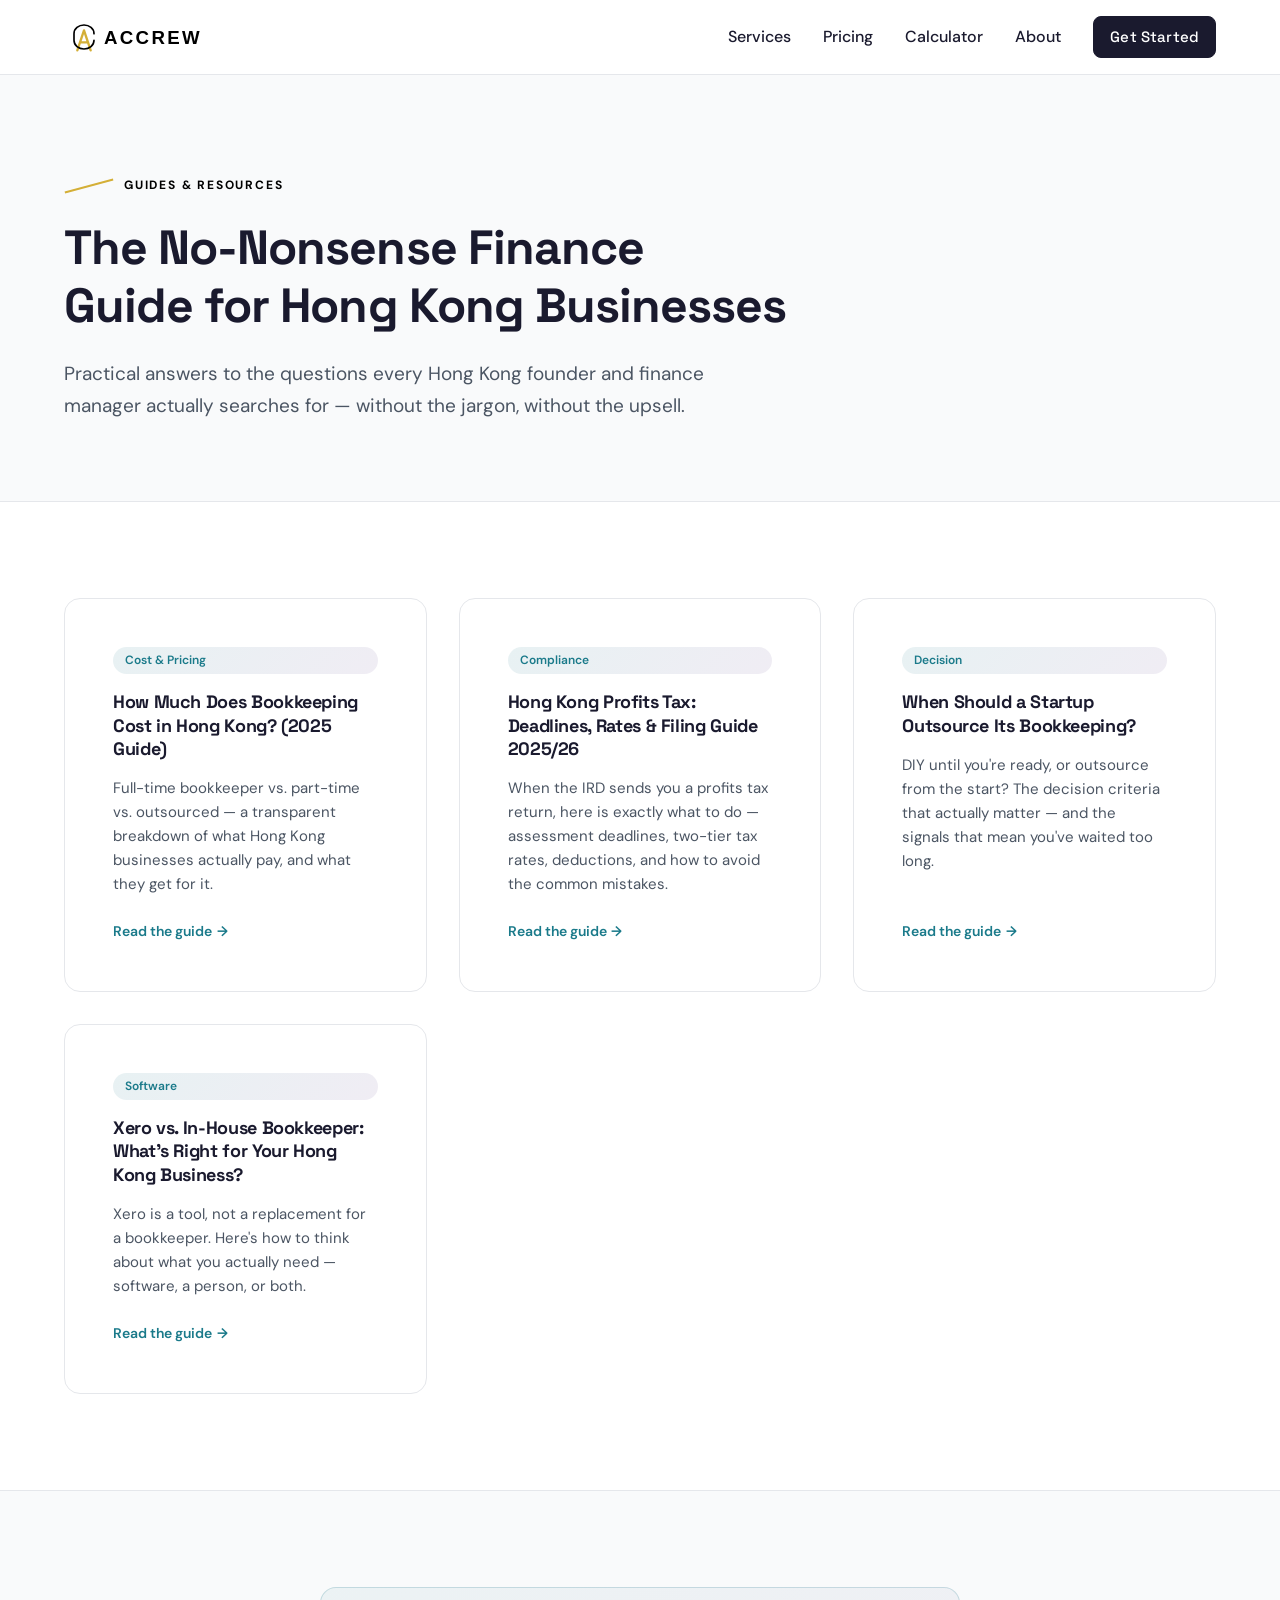
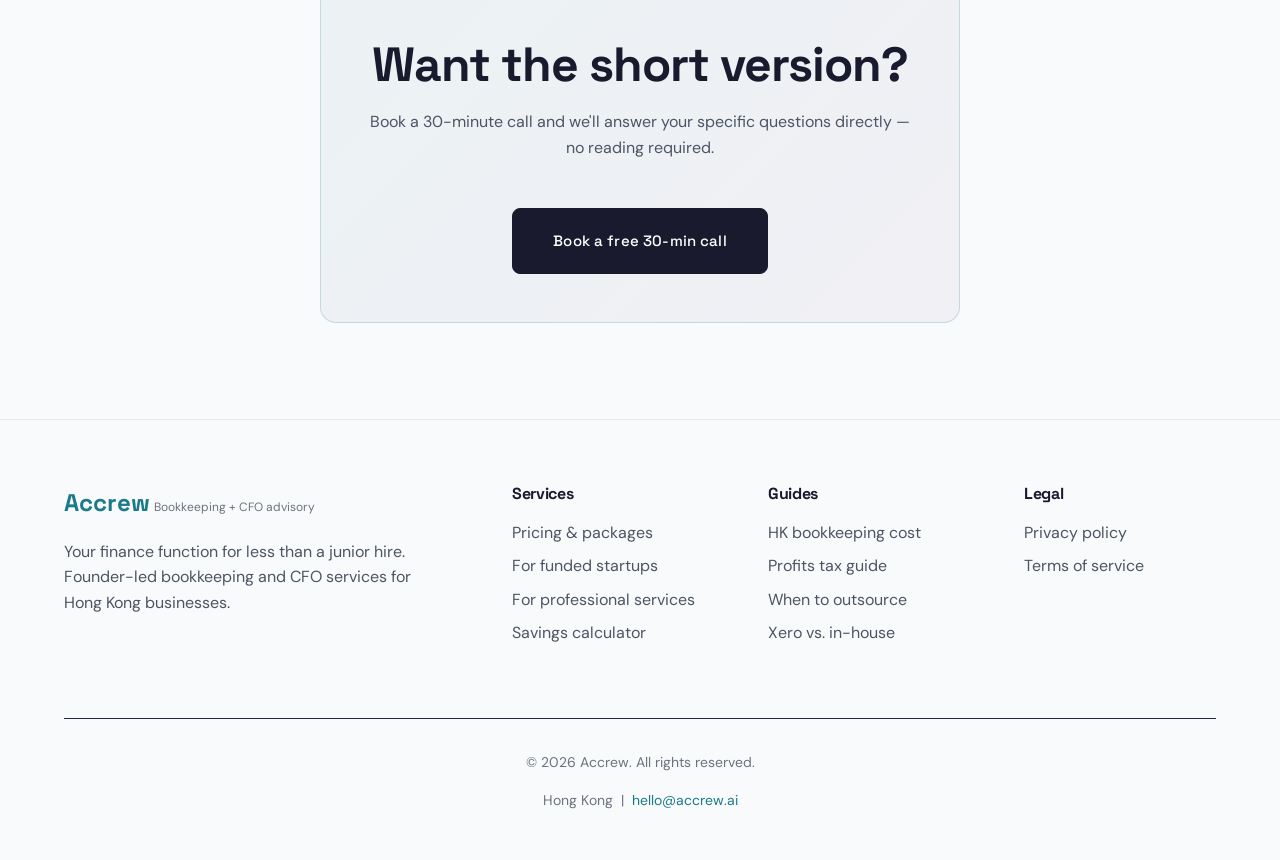
<file: guides/index.html>
<!DOCTYPE html>
<html lang="en">
<head>
    <meta charset="UTF-8">
    <meta name="viewport" content="width=device-width, initial-scale=1.0">

    <title>Bookkeeping & Finance Guides for Hong Kong Businesses | Accrew</title>
    <meta name="description" content="Practical guides on Hong Kong bookkeeping costs, profits tax deadlines, Xero setup, and when to outsource your finance function. Written for founders and finance teams.">
    <meta name="keywords" content="hong kong bookkeeping guides, profits tax hong kong, xero hong kong, outsource finance hong kong, SME accounting guides">

    <meta property="og:type" content="website">
    <meta property="og:url" content="https://accrew.ai/guides/">
    <meta property="og:title" content="Bookkeeping & Finance Guides for Hong Kong Businesses | Accrew">
    <meta property="og:description" content="Practical guides on HK bookkeeping costs, profits tax, Xero, and outsourcing decisions. Written for Hong Kong founders and finance teams.">
    <meta property="og:site_name" content="Accrew">

    <link rel="canonical" href="https://accrew.ai/guides/">

    <link rel="preconnect" href="https://fonts.googleapis.com">
    <link rel="preconnect" href="https://fonts.gstatic.com" crossorigin>
    <link href="https://fonts.googleapis.com/css2?family=Space+Grotesk:wght@400;500;600;700&family=DM+Sans:opsz,wght@9..40,400;9..40,500;9..40,600;9..40,700&display=swap" rel="stylesheet">
    <link rel="stylesheet" href="../css/style.css">
    <link rel="icon" type="image/svg+xml" href="../favicon.svg">
</head>
<body>

    <!-- Navigation -->
    <nav class="nav">
        <div class="container nav-container">
            <a href="../index.html" class="logo">
                <img src="../logo.svg" alt="Accrew" class="logo-image" height="40">
            </a>
            <ul class="nav-menu" id="navMenu">
                <li><a href="../index.html#services" class="nav-link">Services</a></li>
                <li><a href="../index.html#pricing" class="nav-link">Pricing</a></li>
                <li><a href="../index.html#calculator" class="nav-link">Calculator</a></li>
                <li><a href="../about.html" class="nav-link">About</a></li>
                <li><a href="../index.html#contact" class="btn btn-primary btn-small">Get Started</a></li>
            </ul>
            <button class="nav-toggle" id="navToggle" aria-label="Toggle navigation">
                <span></span><span></span><span></span>
            </button>
        </div>
    </nav>

    <!-- Hero -->
    <section class="section guides-hero">
        <div class="container">
            <span class="section-label">Guides &amp; Resources</span>
            <h1 style="font-size: clamp(2rem, 4vw, 3rem); margin-bottom: var(--spacing-md);">The No-Nonsense Finance<br>Guide for Hong Kong Businesses</h1>
            <p style="font-size: 1.1875rem; color: var(--text-secondary); max-width: 640px; line-height: 1.65;">Practical answers to the questions every Hong Kong founder and finance manager actually searches for — without the jargon, without the upsell.</p>
        </div>
    </section>

    <!-- Guides Grid -->
    <section class="section" style="background: white;">
        <div class="container">
            <div class="guides-grid">

                <article class="guide-card">
                    <span class="guide-category">Cost &amp; Pricing</span>
                    <h2 class="guide-title">How Much Does Bookkeeping Cost in Hong Kong? (2025 Guide)</h2>
                    <p class="guide-excerpt">Full-time bookkeeper vs. part-time vs. outsourced — a transparent breakdown of what Hong Kong businesses actually pay, and what they get for it.</p>
                    <a href="hk-bookkeeping-cost.html" class="guide-read-more">Read the guide</a>
                </article>

                <article class="guide-card">
                    <span class="guide-category">Compliance</span>
                    <h2 class="guide-title">Hong Kong Profits Tax: Deadlines, Rates &amp; Filing Guide 2025/26</h2>
                    <p class="guide-excerpt">When the IRD sends you a profits tax return, here is exactly what to do — assessment deadlines, two-tier tax rates, deductions, and how to avoid the common mistakes.</p>
                    <a href="hk-profits-tax.html" class="guide-read-more">Read the guide</a>
                </article>

                <article class="guide-card">
                    <span class="guide-category">Decision</span>
                    <h2 class="guide-title">When Should a Startup Outsource Its Bookkeeping?</h2>
                    <p class="guide-excerpt">DIY until you're ready, or outsource from the start? The decision criteria that actually matter — and the signals that mean you've waited too long.</p>
                    <a href="when-to-outsource.html" class="guide-read-more">Read the guide</a>
                </article>

                <article class="guide-card">
                    <span class="guide-category">Software</span>
                    <h2 class="guide-title">Xero vs. In-House Bookkeeper: What's Right for Your Hong Kong Business?</h2>
                    <p class="guide-excerpt">Xero is a tool, not a replacement for a bookkeeper. Here's how to think about what you actually need — software, a person, or both.</p>
                    <a href="xero-vs-inhouse.html" class="guide-read-more">Read the guide</a>
                </article>

            </div>
        </div>
    </section>

    <!-- CTA -->
    <section class="section" style="background: var(--bg-secondary); border-top: 1px solid var(--gray-200);">
        <div class="container">
            <div class="guide-cta-box" style="max-width: 640px; margin: 0 auto; text-align: center;">
                <h2 style="margin-bottom: var(--spacing-sm);">Want the short version?</h2>
                <p style="color: var(--text-secondary); margin-bottom: var(--spacing-xl);">Book a 30-minute call and we'll answer your specific questions directly — no reading required.</p>
                <a href="https://calendly.com/hireaccrew/30min" target="_blank" class="btn btn-primary btn-large">Book a free 30-min call</a>
            </div>
        </div>
    </section>

    <!-- Footer -->
    <footer class="footer">
        <div class="container">
            <div class="footer-grid">
                <div class="footer-col">
                    <div class="footer-logo">
                        <span class="logo-text">Accrew</span>
                        <span class="logo-tagline">Bookkeeping + CFO advisory</span>
                    </div>
                    <p class="footer-description">Your finance function for less than a junior hire. Founder-led bookkeeping and CFO services for Hong Kong businesses.</p>
                </div>
                <div class="footer-col">
                    <h4>Services</h4>
                    <ul>
                        <li><a href="../index.html#pricing">Pricing &amp; packages</a></li>
                        <li><a href="../startups.html">For funded startups</a></li>
                        <li><a href="../professional-services.html">For professional services</a></li>
                        <li><a href="../index.html#calculator">Savings calculator</a></li>
                    </ul>
                </div>
                <div class="footer-col">
                    <h4>Guides</h4>
                    <ul>
                        <li><a href="hk-bookkeeping-cost.html">HK bookkeeping cost</a></li>
                        <li><a href="hk-profits-tax.html">Profits tax guide</a></li>
                        <li><a href="when-to-outsource.html">When to outsource</a></li>
                        <li><a href="xero-vs-inhouse.html">Xero vs. in-house</a></li>
                    </ul>
                </div>
                <div class="footer-col">
                    <h4>Legal</h4>
                    <ul>
                        <li><a href="../privacy-policy.html">Privacy policy</a></li>
                        <li><a href="../terms-of-service.html">Terms of service</a></li>
                    </ul>
                </div>
            </div>
            <div class="footer-bottom">
                <p>&copy; 2026 Accrew. All rights reserved.</p>
                <p>Hong Kong &nbsp;|&nbsp; <a href="mailto:hello@accrew.ai">hello@accrew.ai</a></p>
            </div>
        </div>
    </footer>

    <script src="../js/main.js"></script>
</body>
</html>
</file>
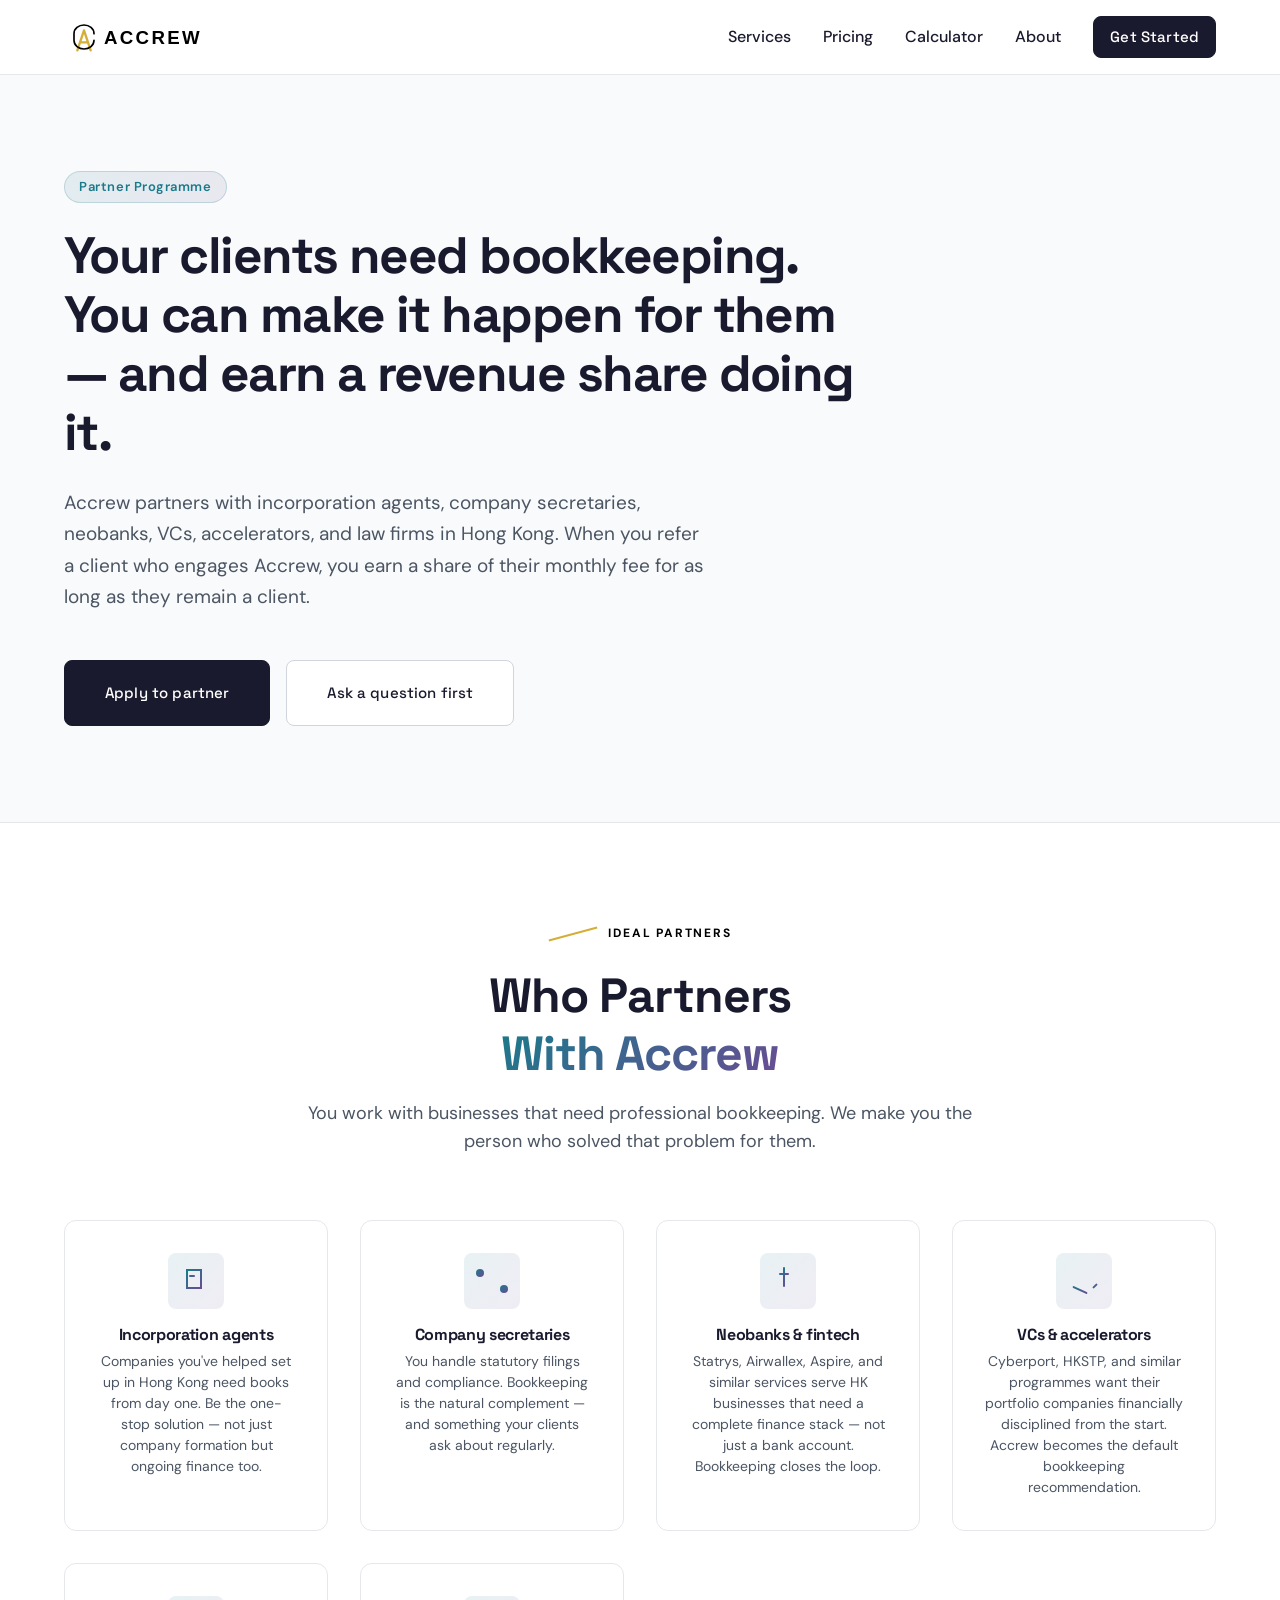
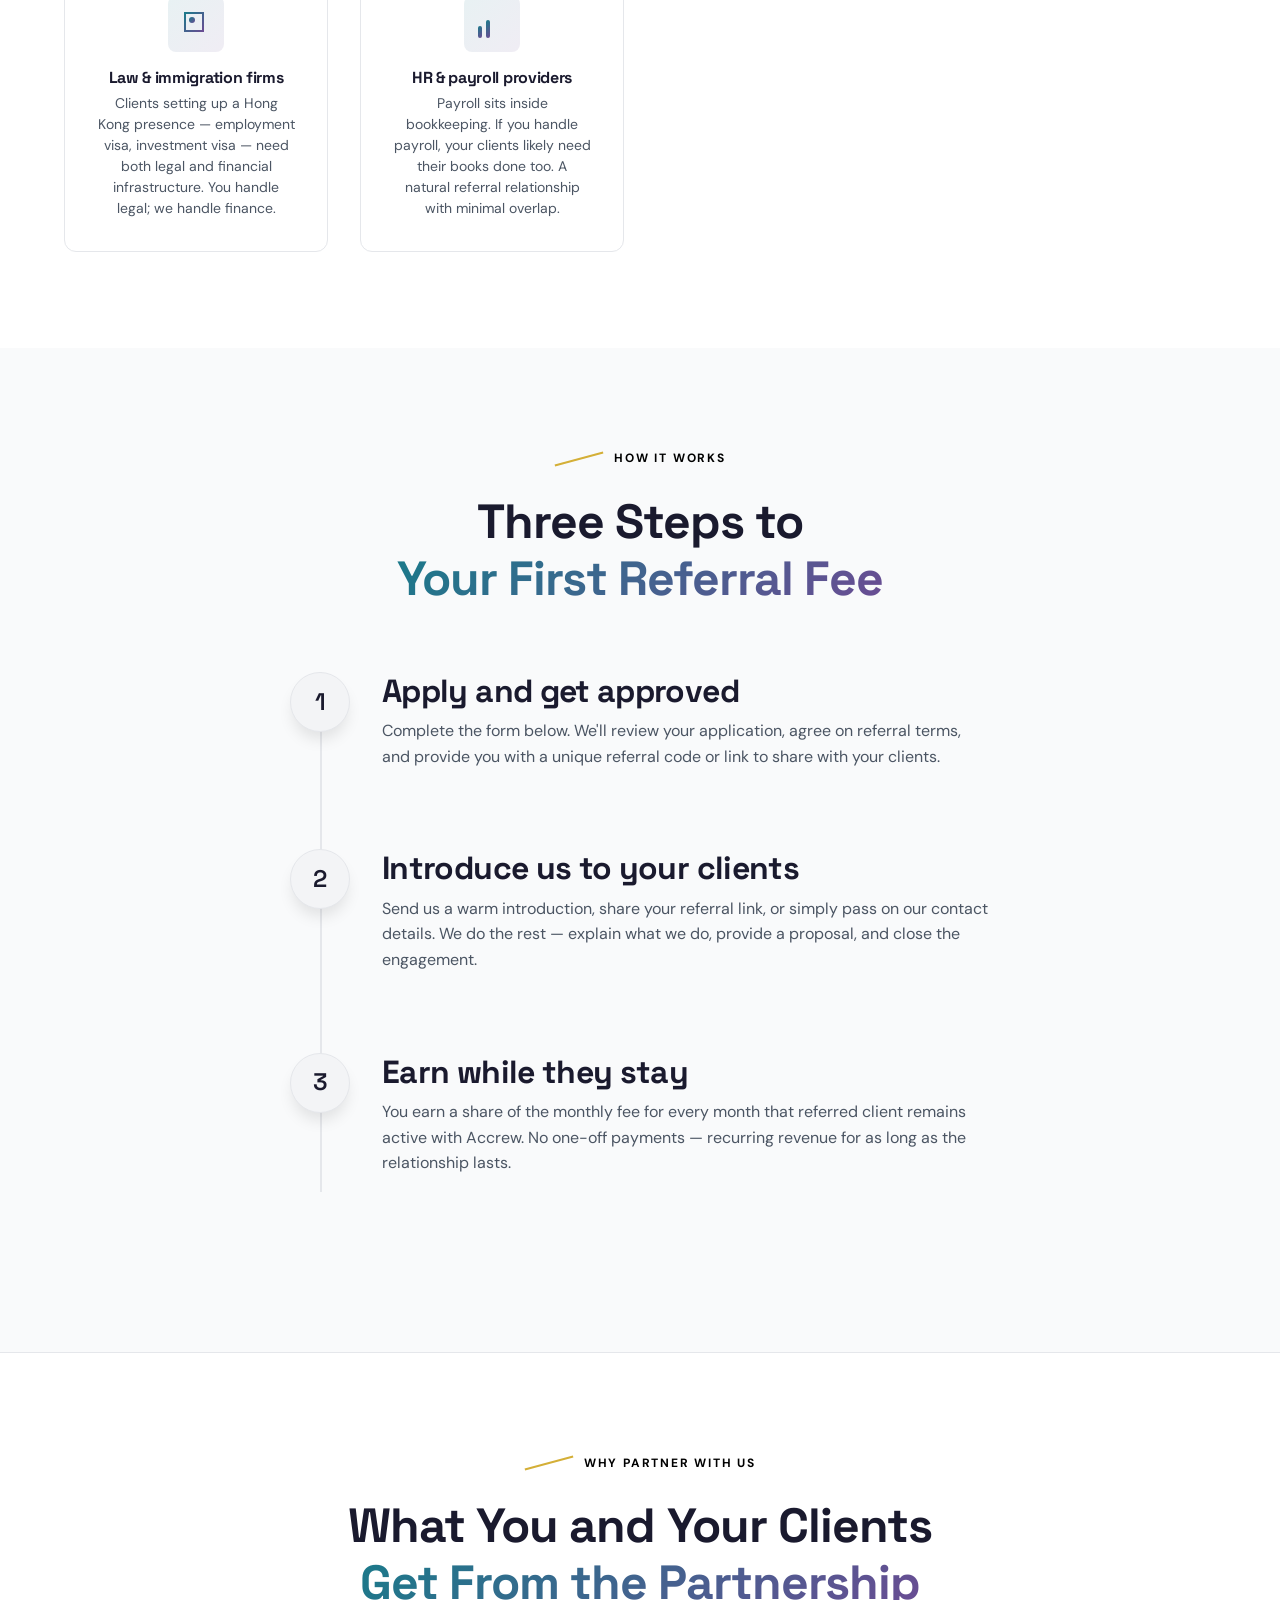
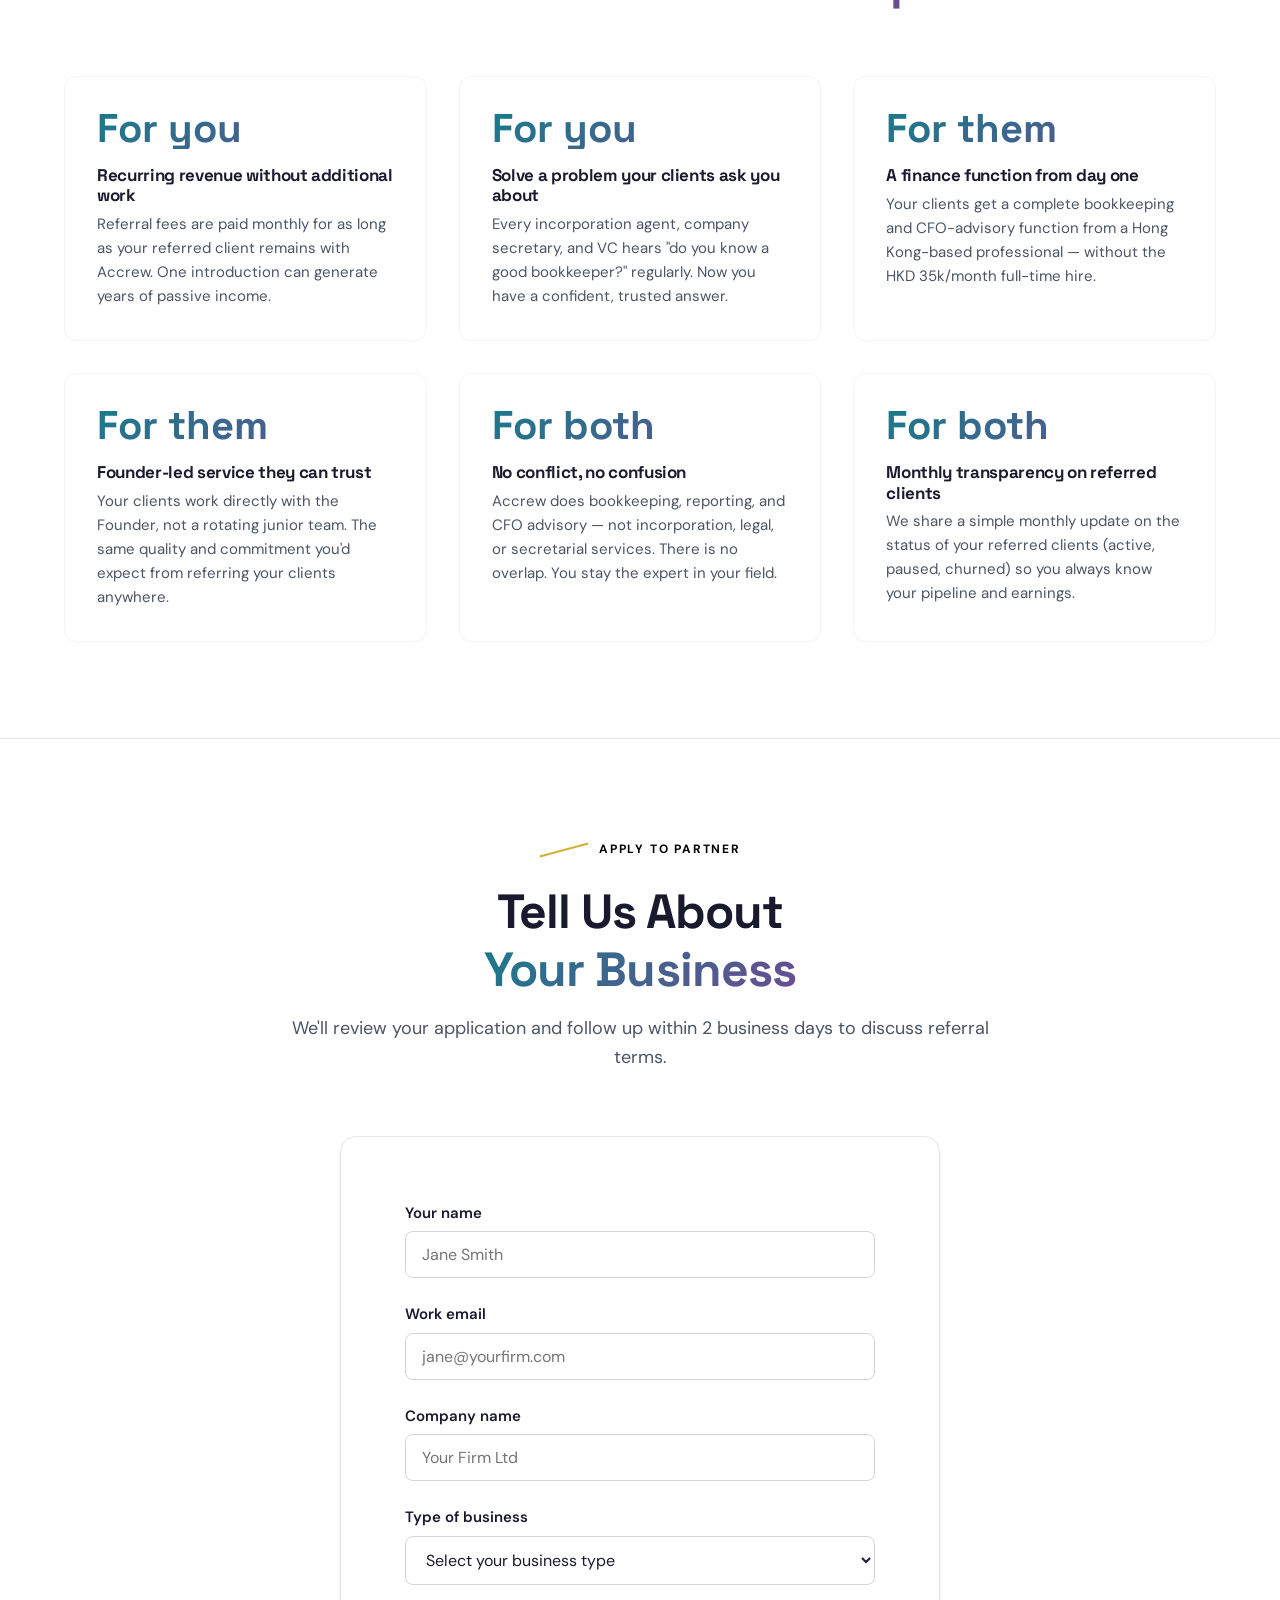
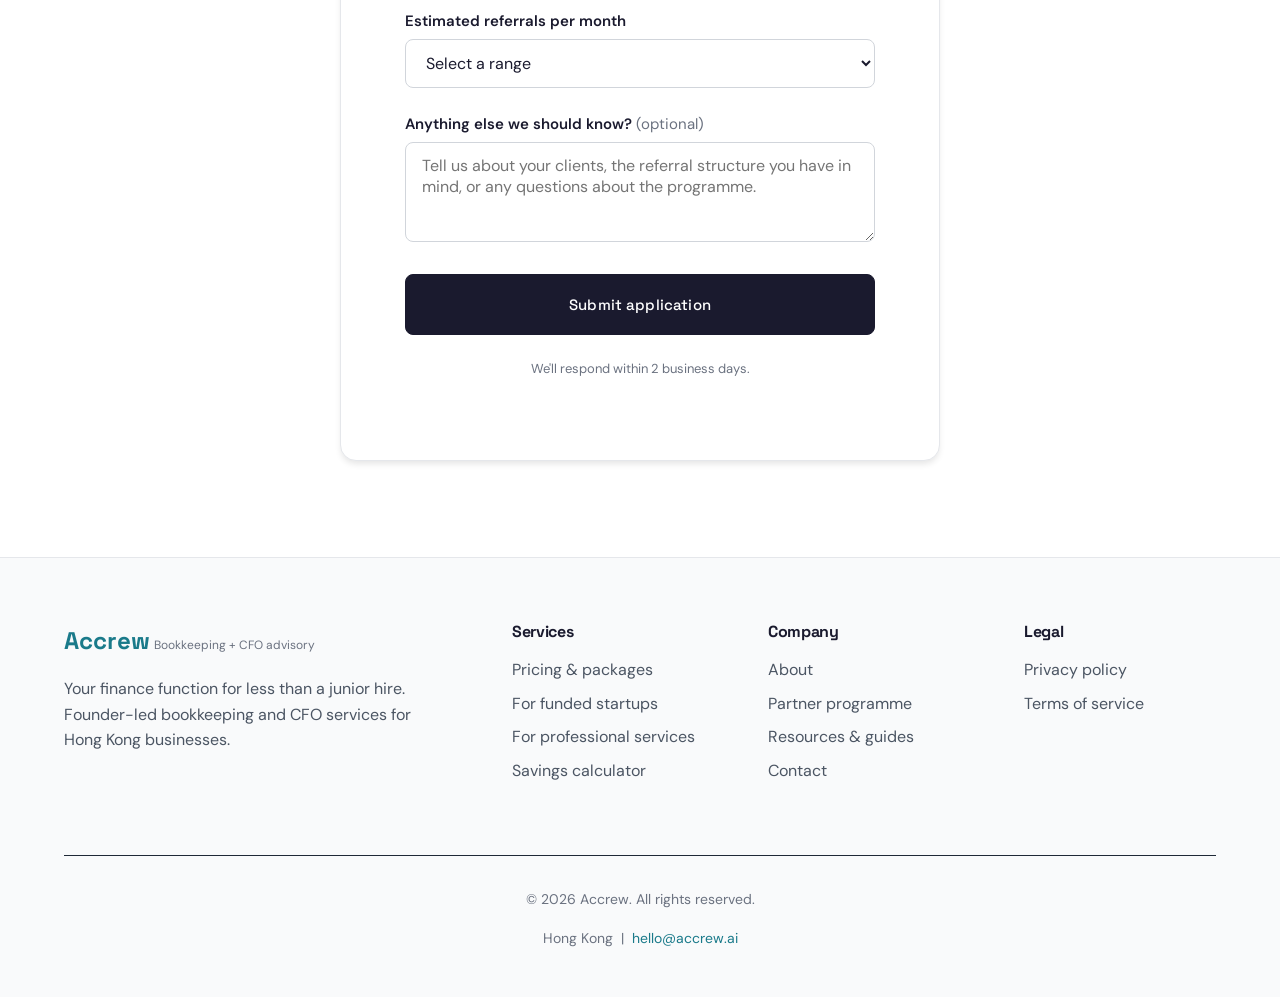
<file: partners.html>
<!DOCTYPE html>
<html lang="en">
<head>
    <meta charset="UTF-8">
    <meta name="viewport" content="width=device-width, initial-scale=1.0">

    <title>Accrew Partner Programme | Refer Your Clients, Earn Revenue</title>
    <meta name="description" content="Refer your clients to Accrew and earn a revenue share on every active engagement. Built for incorporation agents, company secretaries, neobanks, VCs, and law firms in Hong Kong.">
    <meta name="keywords" content="accounting referral programme hong kong, incorporation agent bookkeeping referral, company secretary partner programme, accrew partner">

    <meta property="og:type" content="website">
    <meta property="og:url" content="https://accrew.ai/partners.html">
    <meta property="og:title" content="Accrew Partner Programme | Refer Your Clients, Earn Revenue">
    <meta property="og:description" content="Refer your clients to Accrew and earn a revenue share on every active engagement. Built for incorporation agents, neobanks, VCs, and law firms in Hong Kong.">
    <meta property="og:site_name" content="Accrew">
    <meta property="og:locale" content="en_HK">

    <link rel="canonical" href="https://accrew.ai/partners.html">

    <link rel="preconnect" href="https://fonts.googleapis.com">
    <link rel="preconnect" href="https://fonts.gstatic.com" crossorigin>
    <link href="https://fonts.googleapis.com/css2?family=Space+Grotesk:wght@400;500;600;700&family=DM+Sans:opsz,wght@9..40,400;9..40,500;9..40,600;9..40,700&display=swap" rel="stylesheet">
    <link rel="stylesheet" href="css/style.css">
    <link rel="icon" type="image/svg+xml" href="favicon.svg">
    <link rel="icon" type="image/png" sizes="32x32" href="favicon-32x32.png">
</head>
<body>

    <!-- Navigation -->
    <nav class="nav">
        <div class="container nav-container">
            <a href="index.html" class="logo">
                <img src="logo.svg" alt="Accrew" class="logo-image" height="40">
            </a>
            <ul class="nav-menu" id="navMenu">
                <li><a href="index.html#services" class="nav-link">Services</a></li>
                <li><a href="index.html#pricing" class="nav-link">Pricing</a></li>
                <li><a href="index.html#calculator" class="nav-link">Calculator</a></li>
                <li><a href="about.html" class="nav-link">About</a></li>
                <li><a href="index.html#contact" class="btn btn-primary btn-small">Get Started</a></li>
            </ul>
            <button class="nav-toggle" id="navToggle" aria-label="Toggle navigation">
                <span></span>
                <span></span>
                <span></span>
            </button>
        </div>
    </nav>

    <!-- Hero -->
    <section class="section partners-hero">
        <div class="container">
            <span class="icp-hero-eyebrow">Partner Programme</span>
            <h1 class="icp-hero-title">Your clients need bookkeeping.<br>You can make it happen for them — and earn a revenue share doing it.</h1>
            <p class="icp-hero-subtitle">
                Accrew partners with incorporation agents, company secretaries, neobanks, VCs, accelerators, and law firms in Hong Kong. When you refer a client who engages Accrew, you earn a share of their monthly fee for as long as they remain a client.
            </p>
            <div class="icp-hero-cta">
                <a href="#partner-form" class="btn btn-primary btn-large">Apply to partner</a>
                <a href="#partner-form" class="btn btn-secondary btn-large">Ask a question first</a>
            </div>
        </div>
    </section>

    <!-- Who is this for -->
    <section class="section partner-types-section">
        <div class="container">
            <div class="section-header centered">
                <span class="section-label">Ideal Partners</span>
                <h2 class="section-title">Who Partners<br><span class="gradient-text">With Accrew</span></h2>
                <p class="section-subtitle">You work with businesses that need professional bookkeeping. We make you the person who solved that problem for them.</p>
            </div>
            <div class="partner-types-grid">
                <div class="partner-type-card">
                    <div class="partner-type-icon icon-minimal icon-document"></div>
                    <h3 class="partner-type-name">Incorporation agents</h3>
                    <p class="partner-type-desc">Companies you've helped set up in Hong Kong need books from day one. Be the one-stop solution — not just company formation but ongoing finance too.</p>
                </div>
                <div class="partner-type-card">
                    <div class="partner-type-icon icon-minimal icon-connect"></div>
                    <h3 class="partner-type-name">Company secretaries</h3>
                    <p class="partner-type-desc">You handle statutory filings and compliance. Bookkeeping is the natural complement — and something your clients ask about regularly.</p>
                </div>
                <div class="partner-type-card">
                    <div class="partner-type-icon icon-minimal icon-dollar"></div>
                    <h3 class="partner-type-name">Neobanks &amp; fintech</h3>
                    <p class="partner-type-desc">Statrys, Airwallex, Aspire, and similar services serve HK businesses that need a complete finance stack — not just a bank account. Bookkeeping closes the loop.</p>
                </div>
                <div class="partner-type-card">
                    <div class="partner-type-icon icon-minimal icon-trend"></div>
                    <h3 class="partner-type-name">VCs &amp; accelerators</h3>
                    <p class="partner-type-desc">Cyberport, HKSTP, and similar programmes want their portfolio companies financially disciplined from the start. Accrew becomes the default bookkeeping recommendation.</p>
                </div>
                <div class="partner-type-card">
                    <div class="partner-type-icon icon-minimal icon-target"></div>
                    <h3 class="partner-type-name">Law &amp; immigration firms</h3>
                    <p class="partner-type-desc">Clients setting up a Hong Kong presence — employment visa, investment visa — need both legal and financial infrastructure. You handle legal; we handle finance.</p>
                </div>
                <div class="partner-type-card">
                    <div class="partner-type-icon icon-minimal icon-chart"></div>
                    <h3 class="partner-type-name">HR &amp; payroll providers</h3>
                    <p class="partner-type-desc">Payroll sits inside bookkeeping. If you handle payroll, your clients likely need their books done too. A natural referral relationship with minimal overlap.</p>
                </div>
            </div>
        </div>
    </section>

    <!-- How it works -->
    <section class="section partner-benefits-section">
        <div class="container">
            <div class="section-header centered">
                <span class="section-label">How It Works</span>
                <h2 class="section-title">Three Steps to<br><span class="gradient-text">Your First Referral Fee</span></h2>
            </div>
            <div class="timeline" style="max-width: 700px; margin: 0 auto;">
                <div class="timeline-item">
                    <div class="timeline-number">1</div>
                    <div class="timeline-content">
                        <h3>Apply and get approved</h3>
                        <p>Complete the form below. We'll review your application, agree on referral terms, and provide you with a unique referral code or link to share with your clients.</p>
                    </div>
                </div>
                <div class="timeline-item">
                    <div class="timeline-number">2</div>
                    <div class="timeline-content">
                        <h3>Introduce us to your clients</h3>
                        <p>Send us a warm introduction, share your referral link, or simply pass on our contact details. We do the rest — explain what we do, provide a proposal, and close the engagement.</p>
                    </div>
                </div>
                <div class="timeline-item">
                    <div class="timeline-number">3</div>
                    <div class="timeline-content">
                        <h3>Earn while they stay</h3>
                        <!-- TODO: Insert actual referral % terms once decided. Current placeholder is "a share of their monthly fee". -->
                        <p>You earn a share of the monthly fee for every month that referred client remains active with Accrew. No one-off payments — recurring revenue for as long as the relationship lasts.</p>
                    </div>
                </div>
            </div>
        </div>
    </section>

    <!-- Benefits -->
    <section class="section" style="background: white; border-top: 1px solid var(--gray-200);">
        <div class="container">
            <div class="section-header centered">
                <span class="section-label">Why Partner With Us</span>
                <h2 class="section-title">What You and Your Clients<br><span class="gradient-text">Get From the Partnership</span></h2>
            </div>
            <div class="partner-benefits-grid">
                <div class="partner-benefit-card">
                    <div class="partner-benefit-number">For you</div>
                    <h3 class="partner-benefit-title">Recurring revenue without additional work</h3>
                    <p class="partner-benefit-body">Referral fees are paid monthly for as long as your referred client remains with Accrew. One introduction can generate years of passive income.</p>
                </div>
                <div class="partner-benefit-card">
                    <div class="partner-benefit-number">For you</div>
                    <h3 class="partner-benefit-title">Solve a problem your clients ask you about</h3>
                    <p class="partner-benefit-body">Every incorporation agent, company secretary, and VC hears "do you know a good bookkeeper?" regularly. Now you have a confident, trusted answer.</p>
                </div>
                <div class="partner-benefit-card">
                    <div class="partner-benefit-number">For them</div>
                    <h3 class="partner-benefit-title">A finance function from day one</h3>
                    <p class="partner-benefit-body">Your clients get a complete bookkeeping and CFO-advisory function from a Hong Kong-based professional — without the HKD 35k/month full-time hire.</p>
                </div>
                <div class="partner-benefit-card">
                    <div class="partner-benefit-number">For them</div>
                    <h3 class="partner-benefit-title">Founder-led service they can trust</h3>
                    <p class="partner-benefit-body">Your clients work directly with the Founder, not a rotating junior team. The same quality and commitment you'd expect from referring your clients anywhere.</p>
                </div>
                <div class="partner-benefit-card">
                    <div class="partner-benefit-number">For both</div>
                    <h3 class="partner-benefit-title">No conflict, no confusion</h3>
                    <p class="partner-benefit-body">Accrew does bookkeeping, reporting, and CFO advisory — not incorporation, legal, or secretarial services. There is no overlap. You stay the expert in your field.</p>
                </div>
                <div class="partner-benefit-card">
                    <div class="partner-benefit-number">For both</div>
                    <h3 class="partner-benefit-title">Monthly transparency on referred clients</h3>
                    <p class="partner-benefit-body">We share a simple monthly update on the status of your referred clients (active, paused, churned) so you always know your pipeline and earnings.</p>
                </div>
            </div>
        </div>
    </section>

    <!-- Partner intake form -->
    <section id="partner-form" class="section partner-form-section">
        <div class="container">
            <div class="section-header centered">
                <span class="section-label">Apply to Partner</span>
                <h2 class="section-title">Tell Us About<br><span class="gradient-text">Your Business</span></h2>
                <p class="section-subtitle">We'll review your application and follow up within 2 business days to discuss referral terms.</p>
            </div>
            <div class="partner-form-wrapper">
                <form class="partner-form" id="partnerForm">
                    <div class="form-group">
                        <label class="form-label" for="partnerName">Your name</label>
                        <input type="text" id="partnerName" class="form-input" placeholder="Jane Smith" required>
                    </div>
                    <div class="form-group">
                        <label class="form-label" for="partnerEmail">Work email</label>
                        <input type="email" id="partnerEmail" class="form-input" placeholder="jane@yourfirm.com" required>
                    </div>
                    <div class="form-group">
                        <label class="form-label" for="partnerCompany">Company name</label>
                        <input type="text" id="partnerCompany" class="form-input" placeholder="Your Firm Ltd" required>
                    </div>
                    <div class="form-group">
                        <label class="form-label" for="partnerType">Type of business</label>
                        <select id="partnerType" class="form-select" required>
                            <option value="" disabled selected>Select your business type</option>
                            <option value="Incorporation agent">Incorporation agent</option>
                            <option value="Company secretary">Company secretary</option>
                            <option value="Neobank / fintech">Neobank / fintech</option>
                            <option value="VC / accelerator">VC / accelerator</option>
                            <option value="Law / immigration firm">Law / immigration firm</option>
                            <option value="HR / payroll provider">HR / payroll provider</option>
                            <option value="Other">Other</option>
                        </select>
                    </div>
                    <div class="form-group">
                        <label class="form-label" for="partnerVolume">Estimated referrals per month</label>
                        <select id="partnerVolume" class="form-select">
                            <option value="" disabled selected>Select a range</option>
                            <option value="1–2 clients/month">1–2 clients/month</option>
                            <option value="3–5 clients/month">3–5 clients/month</option>
                            <option value="6–10 clients/month">6–10 clients/month</option>
                            <option value="10+ clients/month">10+ clients/month</option>
                        </select>
                    </div>
                    <div class="form-group">
                        <label class="form-label" for="partnerMessage">Anything else we should know? <span style="font-weight: 400; color: var(--text-muted);">(optional)</span></label>
                        <textarea id="partnerMessage" class="form-textarea" placeholder="Tell us about your clients, the referral structure you have in mind, or any questions about the programme."></textarea>
                    </div>
                    <button type="submit" class="btn btn-primary btn-block btn-large">Submit application</button>
                    <p class="form-note">We'll respond within 2 business days.</p>
                </form>
                <script>
                document.getElementById('partnerForm').addEventListener('submit', function(e) {
                    e.preventDefault();
                    var btn = this.querySelector('button[type="submit"]');
                    var params = new URLSearchParams();
                    params.append('type',    'partner');
                    params.append('email',   document.getElementById('partnerEmail').value);
                    params.append('name',    document.getElementById('partnerName').value);
                    params.append('company', document.getElementById('partnerCompany').value);
                    params.append('biz',     document.getElementById('partnerType').value);
                    params.append('volume',  document.getElementById('partnerVolume').value);
                    params.append('message', document.getElementById('partnerMessage').value);
                    fetch('https://api.accrew.ai/send-lead', { method: 'POST', body: params })
                        .then(function() {
                            btn.textContent = 'Application sent!';
                            btn.disabled = true;
                        })
                        .catch(function() {
                            btn.textContent = 'Application sent!';
                            btn.disabled = true;
                        });
                });
                </script>
            </div>
        </div>
    </section>

    <!-- Footer -->
    <footer class="footer">
        <div class="container">
            <div class="footer-grid">
                <div class="footer-col">
                    <div class="footer-logo">
                        <span class="logo-text">Accrew</span>
                        <span class="logo-tagline">Bookkeeping + CFO advisory</span>
                    </div>
                    <p class="footer-description">
                        Your finance function for less than a junior hire. Founder-led bookkeeping and CFO services for Hong Kong businesses.
                    </p>
                </div>
                <div class="footer-col">
                    <h4>Services</h4>
                    <ul>
                        <li><a href="index.html#pricing">Pricing &amp; packages</a></li>
                        <li><a href="startups.html">For funded startups</a></li>
                        <li><a href="professional-services.html">For professional services</a></li>
                        <li><a href="index.html#calculator">Savings calculator</a></li>
                    </ul>
                </div>
                <div class="footer-col">
                    <h4>Company</h4>
                    <ul>
                        <li><a href="about.html">About</a></li>
                        <li><a href="partners.html">Partner programme</a></li>
                        <li><a href="guides/">Resources &amp; guides</a></li>
                        <li><a href="index.html#contact">Contact</a></li>
                    </ul>
                </div>
                <div class="footer-col">
                    <h4>Legal</h4>
                    <ul>
                        <li><a href="privacy-policy.html">Privacy policy</a></li>
                        <li><a href="terms-of-service.html">Terms of service</a></li>
                    </ul>
                </div>
            </div>
            <div class="footer-bottom">
                <p>&copy; 2026 Accrew. All rights reserved.</p>
                <p>Hong Kong &nbsp;|&nbsp; <a href="mailto:hello@accrew.ai">hello@accrew.ai</a></p>
            </div>
        </div>
    </footer>

    <script src="js/main.js"></script>
</body>
</html>
</file>
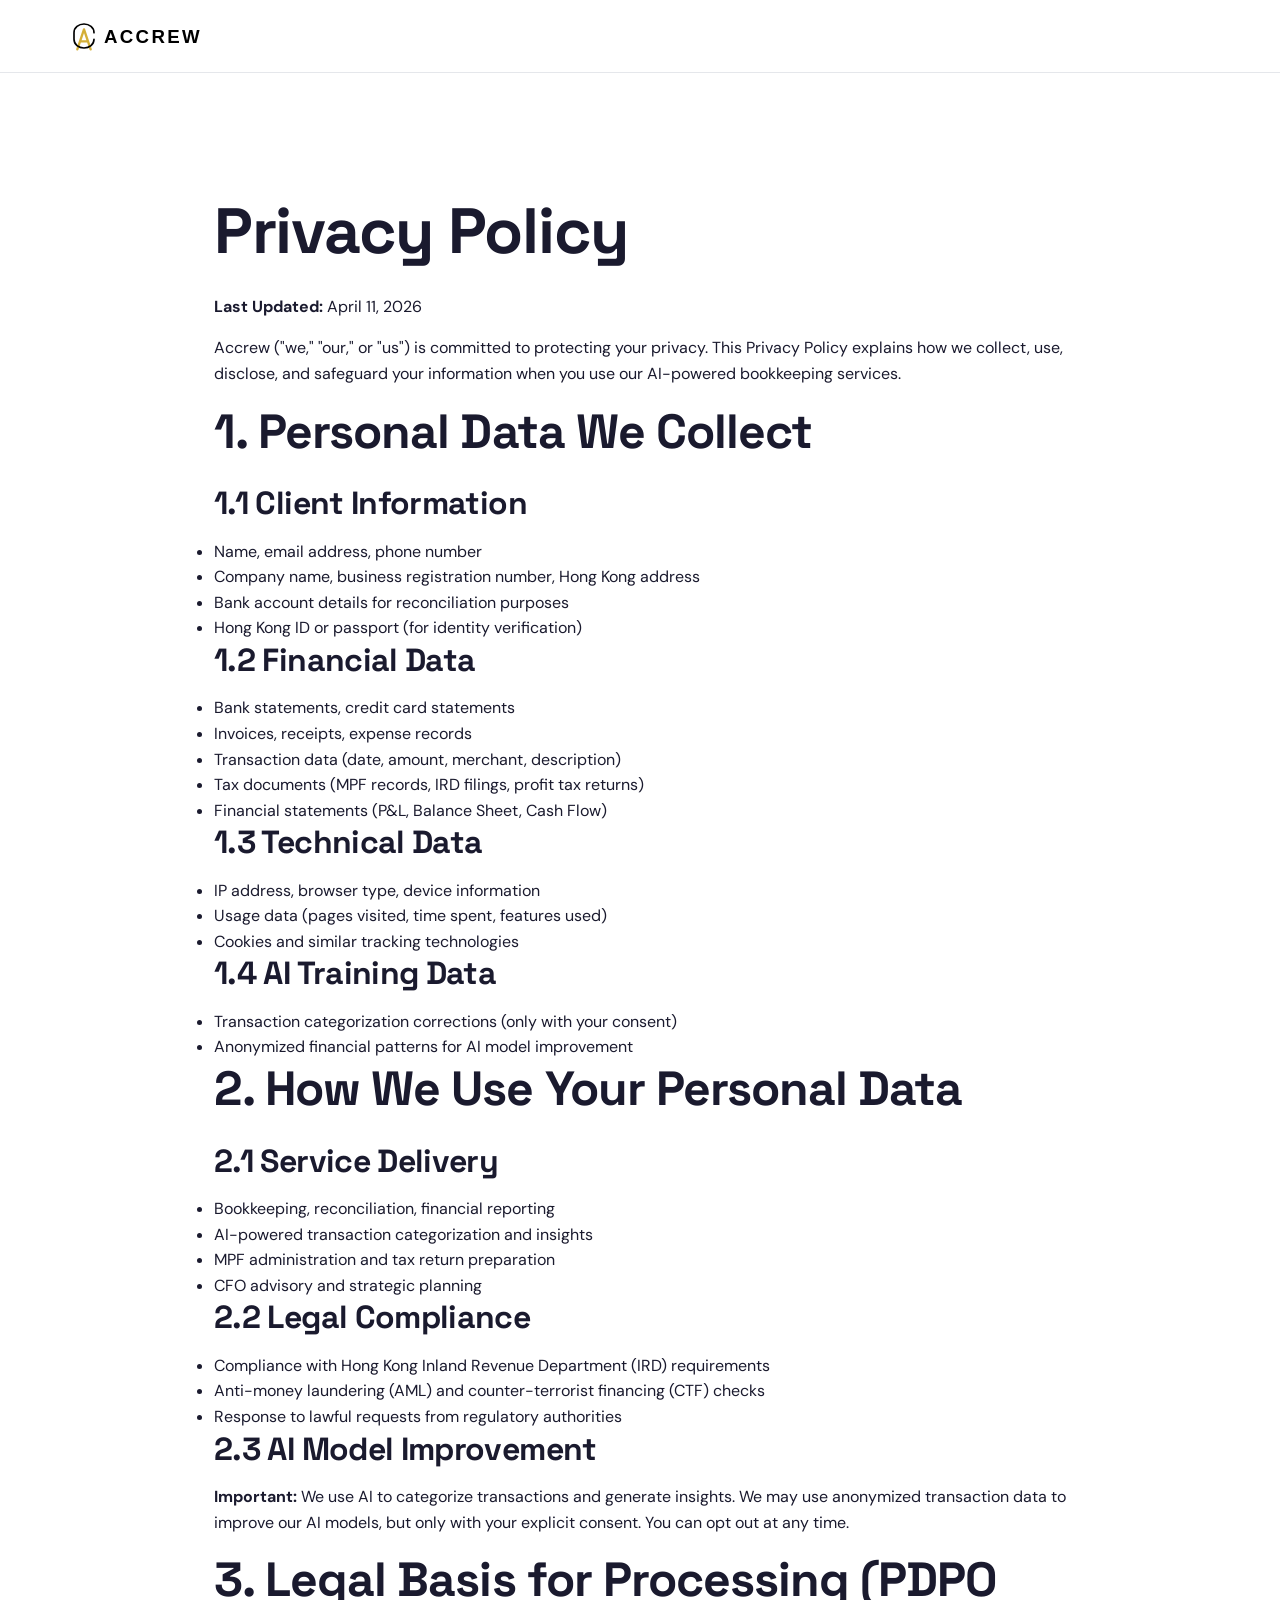
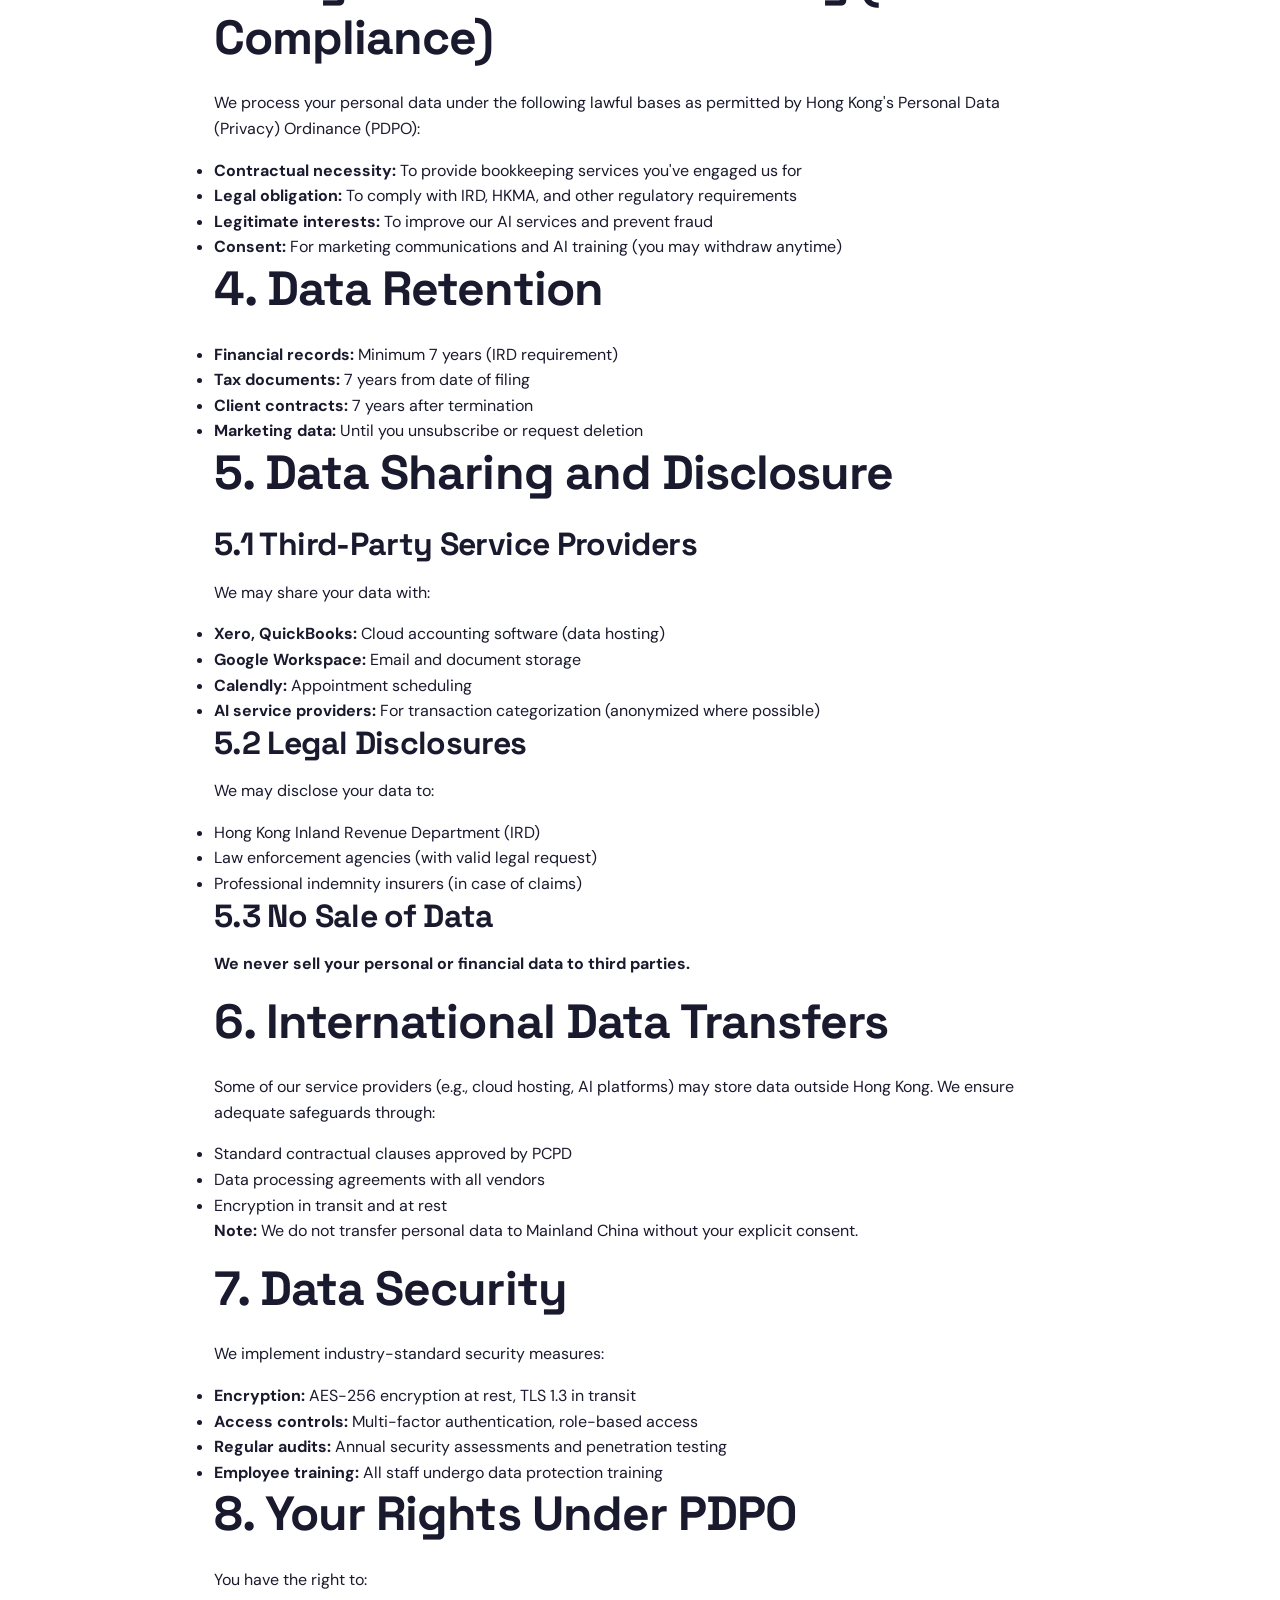
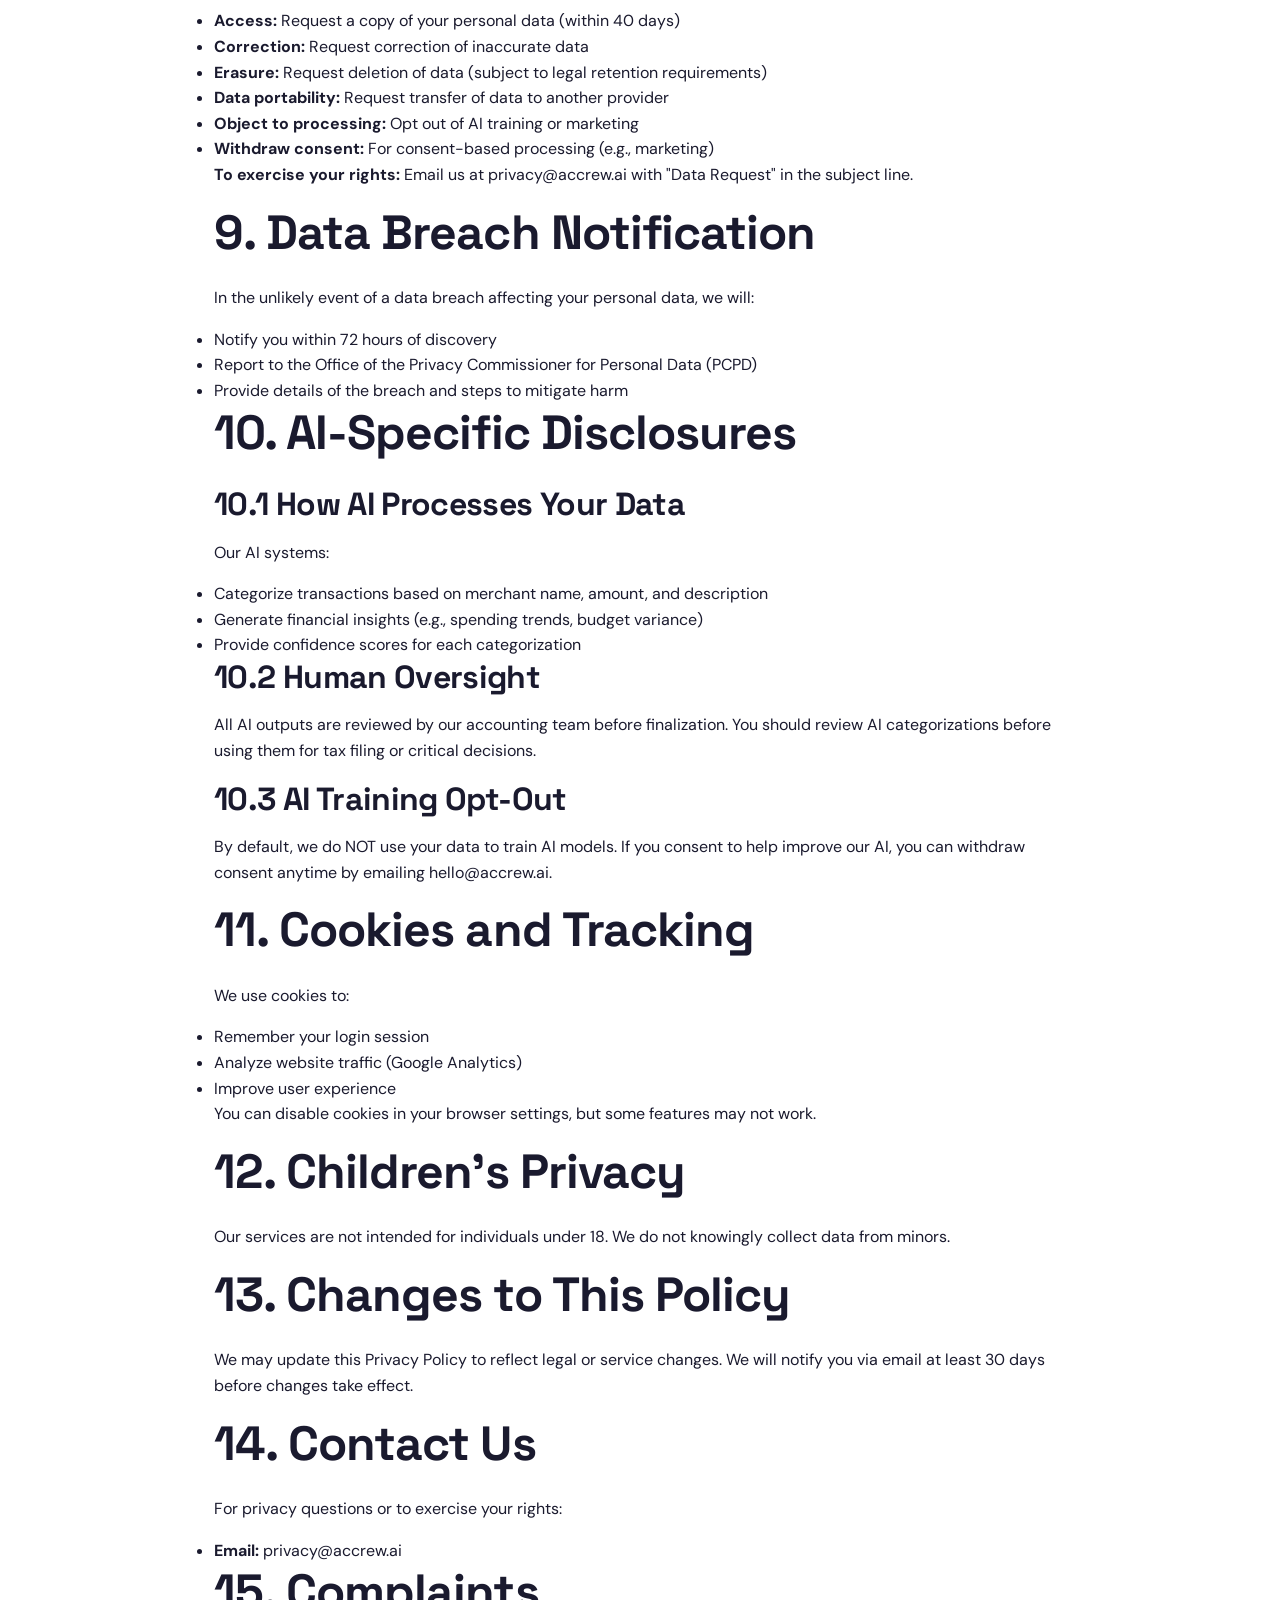
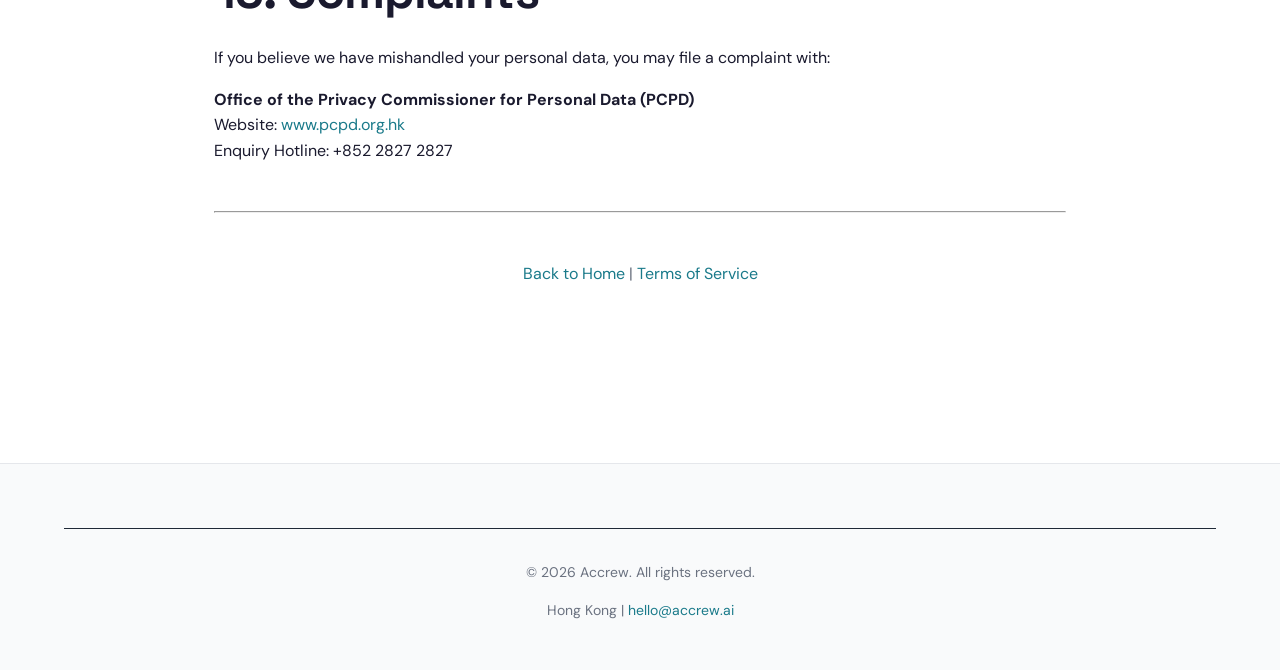
<file: privacy-policy.html>
<!DOCTYPE html>
<html lang="en">
<head>
    <meta charset="UTF-8">
    <meta name="viewport" content="width=device-width, initial-scale=1.0">
    <title>Privacy Policy - Accrew</title>
    <link href="https://fonts.googleapis.com/css2?family=Space+Grotesk:wght@400;500;600;700&family=DM+Sans:opsz,wght@9..40,400;9..40,500;9..40,600;9..40,700&display=swap" rel="stylesheet">
    <link rel="stylesheet" href="css/style.css">
    <link rel="icon" type="image/svg+xml" href="favicon.svg">
</head>
<body>
    <!-- Navigation -->
    <nav class="nav">
        <div class="container nav-container">
            <a href="index.html" class="logo">
                <img src="logo.svg" alt="Accrew" class="logo-image" height="40">
            </a>
        </div>
    </nav>

    <!-- Legal Content -->
    <section class="section" style="padding-top: 120px;">
        <div class="container" style="max-width: 900px;">
            <h1>Privacy Policy</h1>
            <p><strong>Last Updated:</strong> April 11, 2026</p>

            <p>Accrew ("we," "our," or "us") is committed to protecting your privacy. This Privacy Policy explains how we collect, use, disclose, and safeguard your information when you use our AI-powered bookkeeping services.</p>

            <h2>1. Personal Data We Collect</h2>

            <h3>1.1 Client Information</h3>
            <ul>
                <li>Name, email address, phone number</li>
                <li>Company name, business registration number, Hong Kong address</li>
                <li>Bank account details for reconciliation purposes</li>
                <li>Hong Kong ID or passport (for identity verification)</li>
            </ul>

            <h3>1.2 Financial Data</h3>
            <ul>
                <li>Bank statements, credit card statements</li>
                <li>Invoices, receipts, expense records</li>
                <li>Transaction data (date, amount, merchant, description)</li>
                <li>Tax documents (MPF records, IRD filings, profit tax returns)</li>
                <li>Financial statements (P&L, Balance Sheet, Cash Flow)</li>
            </ul>

            <h3>1.3 Technical Data</h3>
            <ul>
                <li>IP address, browser type, device information</li>
                <li>Usage data (pages visited, time spent, features used)</li>
                <li>Cookies and similar tracking technologies</li>
            </ul>

            <h3>1.4 AI Training Data</h3>
            <ul>
                <li>Transaction categorization corrections (only with your consent)</li>
                <li>Anonymized financial patterns for AI model improvement</li>
            </ul>

            <h2>2. How We Use Your Personal Data</h2>

            <h3>2.1 Service Delivery</h3>
            <ul>
                <li>Bookkeeping, reconciliation, financial reporting</li>
                <li>AI-powered transaction categorization and insights</li>
                <li>MPF administration and tax return preparation</li>
                <li>CFO advisory and strategic planning</li>
            </ul>

            <h3>2.2 Legal Compliance</h3>
            <ul>
                <li>Compliance with Hong Kong Inland Revenue Department (IRD) requirements</li>
                <li>Anti-money laundering (AML) and counter-terrorist financing (CTF) checks</li>
                <li>Response to lawful requests from regulatory authorities</li>
            </ul>

            <h3>2.3 AI Model Improvement</h3>
            <p><strong>Important:</strong> We use AI to categorize transactions and generate insights. We may use anonymized transaction data to improve our AI models, but only with your explicit consent. You can opt out at any time.</p>

            <h2>3. Legal Basis for Processing (PDPO Compliance)</h2>
            <p>We process your personal data under the following lawful bases as permitted by Hong Kong's Personal Data (Privacy) Ordinance (PDPO):</p>
            <ul>
                <li><strong>Contractual necessity:</strong> To provide bookkeeping services you've engaged us for</li>
                <li><strong>Legal obligation:</strong> To comply with IRD, HKMA, and other regulatory requirements</li>
                <li><strong>Legitimate interests:</strong> To improve our AI services and prevent fraud</li>
                <li><strong>Consent:</strong> For marketing communications and AI training (you may withdraw anytime)</li>
            </ul>

            <h2>4. Data Retention</h2>
            <ul>
                <li><strong>Financial records:</strong> Minimum 7 years (IRD requirement)</li>
                <li><strong>Tax documents:</strong> 7 years from date of filing</li>
                <li><strong>Client contracts:</strong> 7 years after termination</li>
                <li><strong>Marketing data:</strong> Until you unsubscribe or request deletion</li>
            </ul>

            <h2>5. Data Sharing and Disclosure</h2>

            <h3>5.1 Third-Party Service Providers</h3>
            <p>We may share your data with:</p>
            <ul>
                <li><strong>Xero, QuickBooks:</strong> Cloud accounting software (data hosting)</li>
                <li><strong>Google Workspace:</strong> Email and document storage</li>
                <li><strong>Calendly:</strong> Appointment scheduling</li>
                <li><strong>AI service providers:</strong> For transaction categorization (anonymized where possible)</li>
            </ul>

            <h3>5.2 Legal Disclosures</h3>
            <p>We may disclose your data to:</p>
            <ul>
                <li>Hong Kong Inland Revenue Department (IRD)</li>
                <li>Law enforcement agencies (with valid legal request)</li>
                <li>Professional indemnity insurers (in case of claims)</li>
            </ul>

            <h3>5.3 No Sale of Data</h3>
            <p><strong>We never sell your personal or financial data to third parties.</strong></p>

            <h2>6. International Data Transfers</h2>
            <p>Some of our service providers (e.g., cloud hosting, AI platforms) may store data outside Hong Kong. We ensure adequate safeguards through:</p>
            <ul>
                <li>Standard contractual clauses approved by PCPD</li>
                <li>Data processing agreements with all vendors</li>
                <li>Encryption in transit and at rest</li>
            </ul>
            <p><strong>Note:</strong> We do not transfer personal data to Mainland China without your explicit consent.</p>

            <h2>7. Data Security</h2>
            <p>We implement industry-standard security measures:</p>
            <ul>
                <li><strong>Encryption:</strong> AES-256 encryption at rest, TLS 1.3 in transit</li>
                <li><strong>Access controls:</strong> Multi-factor authentication, role-based access</li>
                <li><strong>Regular audits:</strong> Annual security assessments and penetration testing</li>
                <li><strong>Employee training:</strong> All staff undergo data protection training</li>
            </ul>

            <h2>8. Your Rights Under PDPO</h2>
            <p>You have the right to:</p>
            <ul>
                <li><strong>Access:</strong> Request a copy of your personal data (within 40 days)</li>
                <li><strong>Correction:</strong> Request correction of inaccurate data</li>
                <li><strong>Erasure:</strong> Request deletion of data (subject to legal retention requirements)</li>
                <li><strong>Data portability:</strong> Request transfer of data to another provider</li>
                <li><strong>Object to processing:</strong> Opt out of AI training or marketing</li>
                <li><strong>Withdraw consent:</strong> For consent-based processing (e.g., marketing)</li>
            </ul>
            <p><strong>To exercise your rights:</strong> Email us at privacy@accrew.ai with "Data Request" in the subject line.</p>

            <h2>9. Data Breach Notification</h2>
            <p>In the unlikely event of a data breach affecting your personal data, we will:</p>
            <ul>
                <li>Notify you within 72 hours of discovery</li>
                <li>Report to the Office of the Privacy Commissioner for Personal Data (PCPD)</li>
                <li>Provide details of the breach and steps to mitigate harm</li>
            </ul>

            <h2>10. AI-Specific Disclosures</h2>

            <h3>10.1 How AI Processes Your Data</h3>
            <p>Our AI systems:</p>
            <ul>
                <li>Categorize transactions based on merchant name, amount, and description</li>
                <li>Generate financial insights (e.g., spending trends, budget variance)</li>
                <li>Provide confidence scores for each categorization</li>
            </ul>

            <h3>10.2 Human Oversight</h3>
            <p>All AI outputs are reviewed by our accounting team before finalization. You should review AI categorizations before using them for tax filing or critical decisions.</p>

            <h3>10.3 AI Training Opt-Out</h3>
            <p>By default, we do NOT use your data to train AI models. If you consent to help improve our AI, you can withdraw consent anytime by emailing hello@accrew.ai.</p>

            <h2>11. Cookies and Tracking</h2>
            <p>We use cookies to:</p>
            <ul>
                <li>Remember your login session</li>
                <li>Analyze website traffic (Google Analytics)</li>
                <li>Improve user experience</li>
            </ul>
            <p>You can disable cookies in your browser settings, but some features may not work.</p>

            <h2>12. Children's Privacy</h2>
            <p>Our services are not intended for individuals under 18. We do not knowingly collect data from minors.</p>

            <h2>13. Changes to This Policy</h2>
            <p>We may update this Privacy Policy to reflect legal or service changes. We will notify you via email at least 30 days before changes take effect.</p>

            <h2>14. Contact Us</h2>
            <p>For privacy questions or to exercise your rights:</p>
            <ul>
                <li><strong>Email:</strong> privacy@accrew.ai</li>
            </ul>

            <h2>15. Complaints</h2>
            <p>If you believe we have mishandled your personal data, you may file a complaint with:</p>
            <p><strong>Office of the Privacy Commissioner for Personal Data (PCPD)</strong><br>
            Website: <a href="https://www.pcpd.org.hk" target="_blank">www.pcpd.org.hk</a><br>
            Enquiry Hotline: +852 2827 2827</p>

            <hr style="margin: 3rem 0;">
            <p style="text-align: center; color: #6b7280;">
                <a href="index.html">Back to Home</a> | <a href="terms-of-service.html">Terms of Service</a>
            </p>
        </div>
    </section>

    <!-- Footer -->
    <footer class="footer" style="margin-top: 4rem;">
        <div class="container">
            <div class="footer-bottom">
                <p>&copy; 2026 Accrew. All rights reserved.</p>
                <p>Hong Kong | <a href="mailto:hello@accrew.ai">hello@accrew.ai</a></p>
            </div>
        </div>
    </footer>
</body>
</html>
</file>
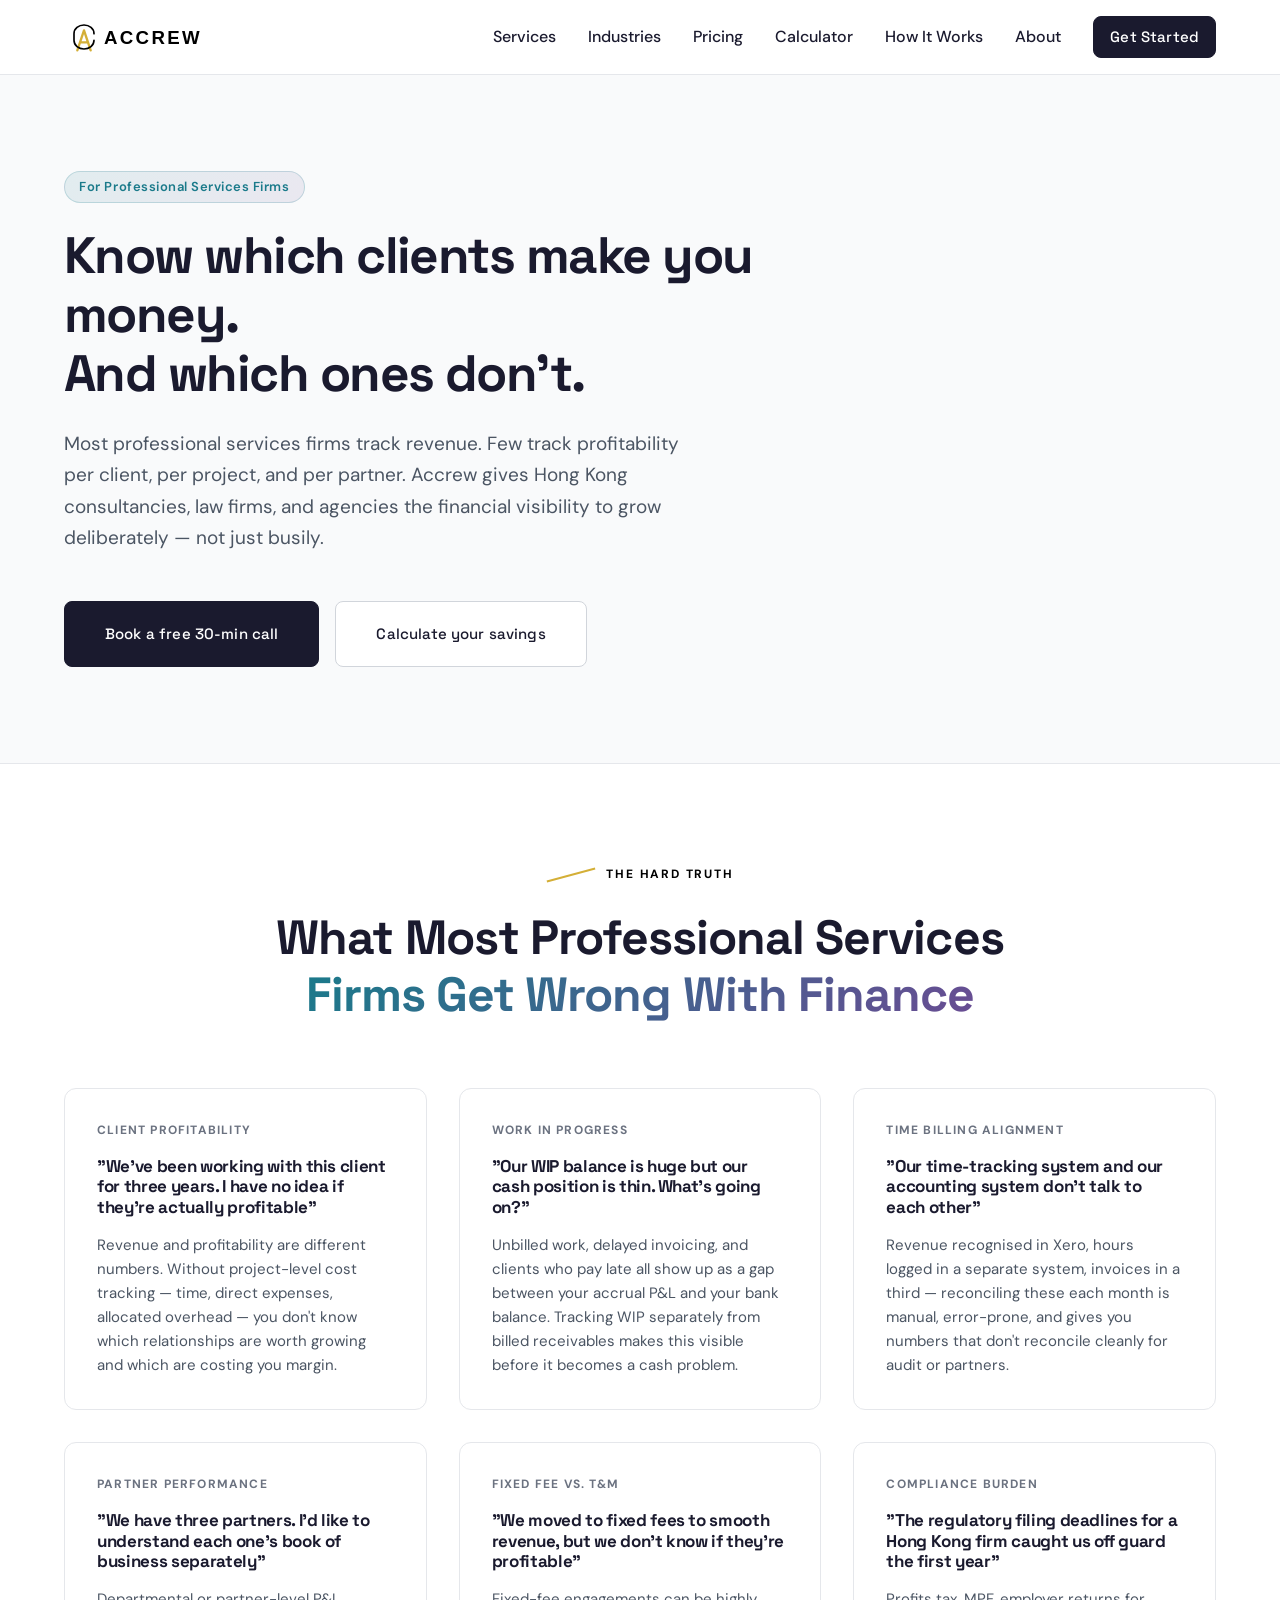
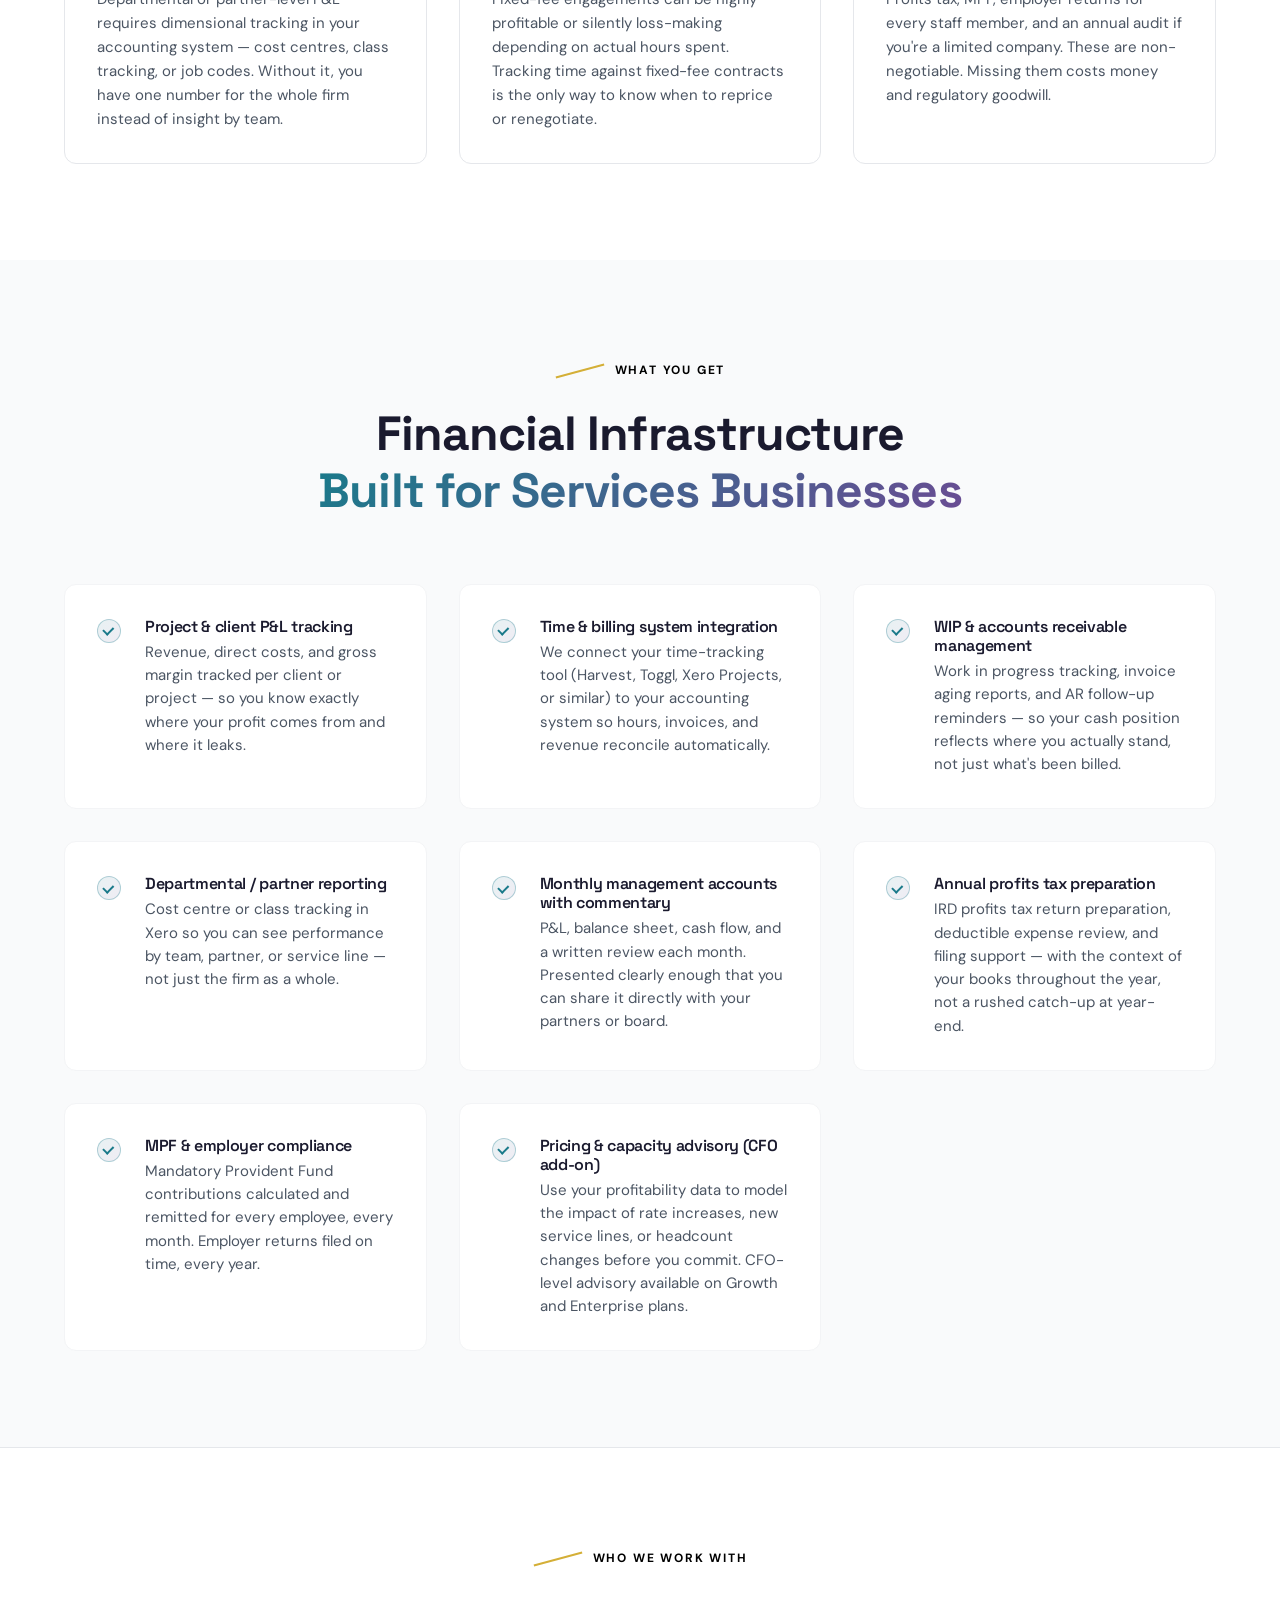
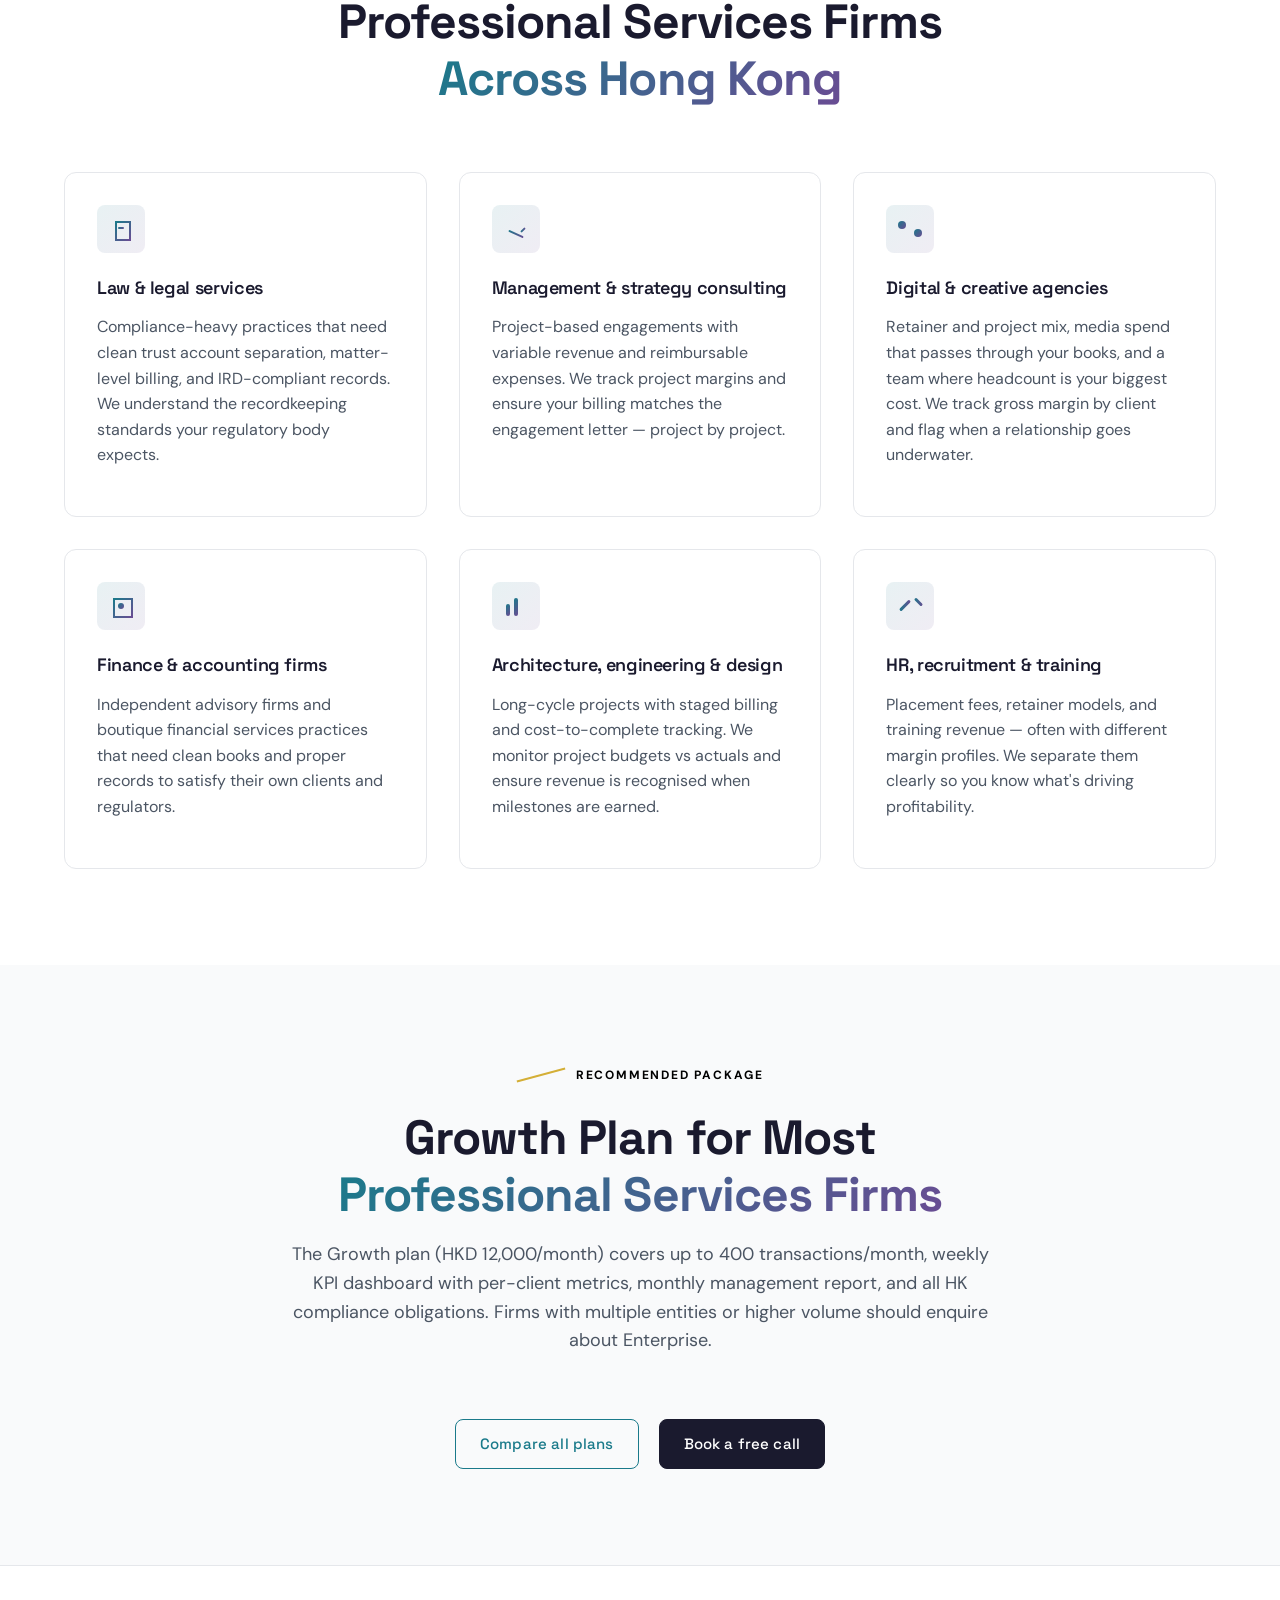
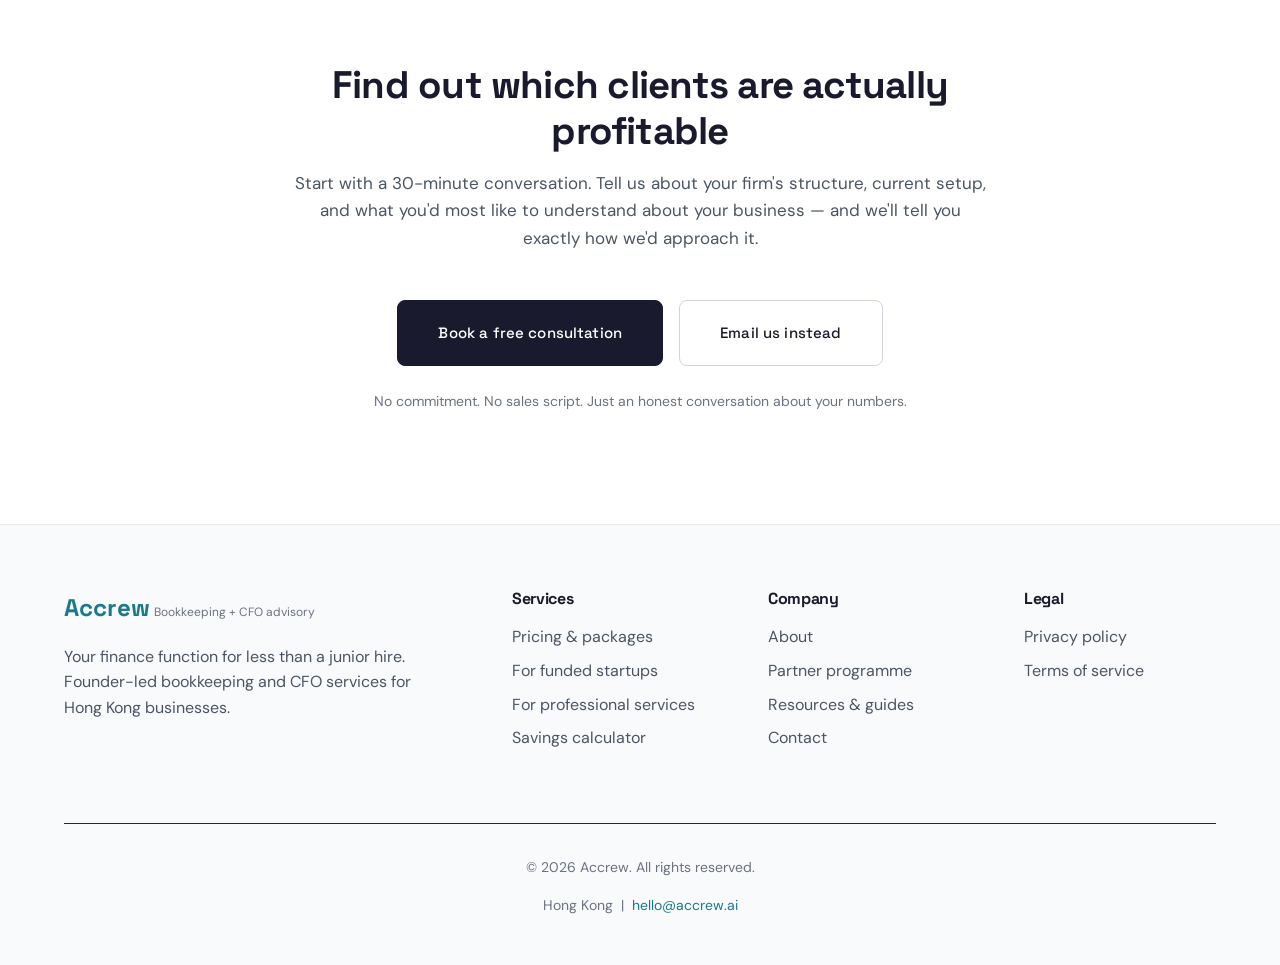
<file: professional-services.html>
<!DOCTYPE html>
<html lang="en">
<head>
    <meta charset="UTF-8">
    <meta name="viewport" content="width=device-width, initial-scale=1.0">

    <title>Accrew for Professional Services Firms | Project Profitability Tracking in Hong Kong</title>
    <meta name="description" content="Know which clients make you money and which ones don't. Accrew tracks project profitability, time & billing, and per-client margins for Hong Kong professional services firms.">
    <meta name="keywords" content="professional services bookkeeping hong kong, law firm accounting hong kong, consulting firm finance, project profitability tracking, time billing integration xero">

    <meta property="og:type" content="website">
    <meta property="og:url" content="https://accrew.ai/professional-services.html">
    <meta property="og:title" content="Accrew for Professional Services | Project Profitability in Hong Kong">
    <meta property="og:description" content="Know which clients make you money. Accrew tracks project P&L, time & billing, and per-client margins for HK professional services firms from HKD 12,000/month.">
    <meta property="og:site_name" content="Accrew">
    <meta property="og:locale" content="en_HK">

    <link rel="canonical" href="https://accrew.ai/professional-services.html">

    <link rel="preconnect" href="https://fonts.googleapis.com">
    <link rel="preconnect" href="https://fonts.gstatic.com" crossorigin>
    <link href="https://fonts.googleapis.com/css2?family=Space+Grotesk:wght@400;500;600;700&family=DM+Sans:opsz,wght@9..40,400;9..40,500;9..40,600;9..40,700&display=swap" rel="stylesheet">
    <link rel="stylesheet" href="css/style.css">
    <link rel="icon" type="image/svg+xml" href="favicon.svg">
    <link rel="icon" type="image/png" sizes="32x32" href="favicon-32x32.png">
</head>
<body>

    <!-- Navigation -->
    <nav class="nav">
        <div class="container nav-container">
            <a href="index.html" class="logo">
                <img src="logo.svg" alt="Accrew" class="logo-image" height="40">
            </a>
            <ul class="nav-menu" id="navMenu">
                <li><a href="index.html#services" class="nav-link">Services</a></li>
                <li><a href="index.html#industries" class="nav-link">Industries</a></li>
                <li><a href="index.html#pricing" class="nav-link">Pricing</a></li>
                <li><a href="index.html#calculator" class="nav-link">Calculator</a></li>
                <li><a href="index.html#how-it-works" class="nav-link">How It Works</a></li>
                <li><a href="about.html" class="nav-link">About</a></li>
                <li><a href="index.html#contact" class="btn btn-primary btn-small">Get Started</a></li>
            </ul>
            <button class="nav-toggle" id="navToggle" aria-label="Toggle navigation">
                <span></span>
                <span></span>
                <span></span>
            </button>
        </div>
    </nav>

    <!-- Hero -->
    <section class="icp-hero section">
        <div class="container">
            <span class="icp-hero-eyebrow">For Professional Services Firms</span>
            <h1 class="icp-hero-title">Know which clients make you money.<br>And which ones don't.</h1>
            <p class="icp-hero-subtitle">
                Most professional services firms track revenue. Few track profitability per client, per project, and per partner. Accrew gives Hong Kong consultancies, law firms, and agencies the financial visibility to grow deliberately — not just busily.
            </p>
            <div class="icp-hero-cta">
                <a href="https://calendly.com/hireaccrew/30min" target="_blank" class="btn btn-primary btn-large">Book a free 30-min call</a>
                <a href="index.html#calculator" class="btn btn-secondary btn-large">Calculate your savings</a>
            </div>
        </div>
    </section>

    <!-- Pain Points -->
    <section class="section pain-points-section">
        <div class="container">
            <div class="section-header centered">
                <span class="section-label">The Hard Truth</span>
                <h2 class="section-title">What Most Professional Services<br><span class="gradient-text">Firms Get Wrong With Finance</span></h2>
            </div>
            <div class="pain-grid">
                <div class="pain-card">
                    <div class="pain-card-label">Client profitability</div>
                    <h3 class="pain-card-title">"We've been working with this client for three years. I have no idea if they're actually profitable"</h3>
                    <p class="pain-card-body">Revenue and profitability are different numbers. Without project-level cost tracking — time, direct expenses, allocated overhead — you don't know which relationships are worth growing and which are costing you margin.</p>
                </div>
                <div class="pain-card">
                    <div class="pain-card-label">Work in progress</div>
                    <h3 class="pain-card-title">"Our WIP balance is huge but our cash position is thin. What's going on?"</h3>
                    <p class="pain-card-body">Unbilled work, delayed invoicing, and clients who pay late all show up as a gap between your accrual P&L and your bank balance. Tracking WIP separately from billed receivables makes this visible before it becomes a cash problem.</p>
                </div>
                <div class="pain-card">
                    <div class="pain-card-label">Time billing alignment</div>
                    <h3 class="pain-card-title">"Our time-tracking system and our accounting system don't talk to each other"</h3>
                    <p class="pain-card-body">Revenue recognised in Xero, hours logged in a separate system, invoices in a third — reconciling these each month is manual, error-prone, and gives you numbers that don't reconcile cleanly for audit or partners.</p>
                </div>
                <div class="pain-card">
                    <div class="pain-card-label">Partner performance</div>
                    <h3 class="pain-card-title">"We have three partners. I'd like to understand each one's book of business separately"</h3>
                    <p class="pain-card-body">Departmental or partner-level P&L requires dimensional tracking in your accounting system — cost centres, class tracking, or job codes. Without it, you have one number for the whole firm instead of insight by team.</p>
                </div>
                <div class="pain-card">
                    <div class="pain-card-label">Fixed fee vs. T&amp;M</div>
                    <h3 class="pain-card-title">"We moved to fixed fees to smooth revenue, but we don't know if they're profitable"</h3>
                    <p class="pain-card-body">Fixed-fee engagements can be highly profitable or silently loss-making depending on actual hours spent. Tracking time against fixed-fee contracts is the only way to know when to reprice or renegotiate.</p>
                </div>
                <div class="pain-card">
                    <div class="pain-card-label">Compliance burden</div>
                    <h3 class="pain-card-title">"The regulatory filing deadlines for a Hong Kong firm caught us off guard the first year"</h3>
                    <p class="pain-card-body">Profits tax, MPF, employer returns for every staff member, and an annual audit if you're a limited company. These are non-negotiable. Missing them costs money and regulatory goodwill.</p>
                </div>
            </div>
        </div>
    </section>

    <!-- What Accrew Delivers for Professional Services -->
    <section class="section icp-features-section">
        <div class="container">
            <div class="section-header centered">
                <span class="section-label">What You Get</span>
                <h2 class="section-title">Financial Infrastructure<br><span class="gradient-text">Built for Services Businesses</span></h2>
            </div>
            <div class="icp-feature-list">
                <div class="icp-feature-item">
                    <div class="icp-feature-check"></div>
                    <div class="icp-feature-text">
                        <h4>Project &amp; client P&L tracking</h4>
                        <p>Revenue, direct costs, and gross margin tracked per client or project — so you know exactly where your profit comes from and where it leaks.</p>
                    </div>
                </div>
                <div class="icp-feature-item">
                    <div class="icp-feature-check"></div>
                    <div class="icp-feature-text">
                        <h4>Time &amp; billing system integration</h4>
                        <p>We connect your time-tracking tool (Harvest, Toggl, Xero Projects, or similar) to your accounting system so hours, invoices, and revenue reconcile automatically.</p>
                    </div>
                </div>
                <div class="icp-feature-item">
                    <div class="icp-feature-check"></div>
                    <div class="icp-feature-text">
                        <h4>WIP &amp; accounts receivable management</h4>
                        <p>Work in progress tracking, invoice aging reports, and AR follow-up reminders — so your cash position reflects where you actually stand, not just what's been billed.</p>
                    </div>
                </div>
                <div class="icp-feature-item">
                    <div class="icp-feature-check"></div>
                    <div class="icp-feature-text">
                        <h4>Departmental / partner reporting</h4>
                        <p>Cost centre or class tracking in Xero so you can see performance by team, partner, or service line — not just the firm as a whole.</p>
                    </div>
                </div>
                <div class="icp-feature-item">
                    <div class="icp-feature-check"></div>
                    <div class="icp-feature-text">
                        <h4>Monthly management accounts with commentary</h4>
                        <p>P&L, balance sheet, cash flow, and a written review each month. Presented clearly enough that you can share it directly with your partners or board.</p>
                    </div>
                </div>
                <div class="icp-feature-item">
                    <div class="icp-feature-check"></div>
                    <div class="icp-feature-text">
                        <h4>Annual profits tax preparation</h4>
                        <p>IRD profits tax return preparation, deductible expense review, and filing support — with the context of your books throughout the year, not a rushed catch-up at year-end.</p>
                    </div>
                </div>
                <div class="icp-feature-item">
                    <div class="icp-feature-check"></div>
                    <div class="icp-feature-text">
                        <h4>MPF &amp; employer compliance</h4>
                        <p>Mandatory Provident Fund contributions calculated and remitted for every employee, every month. Employer returns filed on time, every year.</p>
                    </div>
                </div>
                <div class="icp-feature-item">
                    <div class="icp-feature-check"></div>
                    <div class="icp-feature-text">
                        <h4>Pricing &amp; capacity advisory (CFO add-on)</h4>
                        <p>Use your profitability data to model the impact of rate increases, new service lines, or headcount changes before you commit. CFO-level advisory available on Growth and Enterprise plans.</p>
                    </div>
                </div>
            </div>
        </div>
    </section>

    <!-- Who this is for specifically -->
    <section class="section" style="background: white; border-top: 1px solid var(--gray-200);">
        <div class="container">
            <div class="section-header centered">
                <span class="section-label">Who We Work With</span>
                <h2 class="section-title">Professional Services Firms<br><span class="gradient-text">Across Hong Kong</span></h2>
            </div>
            <div class="features-grid">
                <div class="feature-card">
                    <div class="icon-minimal icon-document"></div>
                    <h3 class="feature-title">Law &amp; legal services</h3>
                    <p class="feature-description">Compliance-heavy practices that need clean trust account separation, matter-level billing, and IRD-compliant records. We understand the recordkeeping standards your regulatory body expects.</p>
                </div>
                <div class="feature-card">
                    <div class="icon-minimal icon-trend"></div>
                    <h3 class="feature-title">Management &amp; strategy consulting</h3>
                    <p class="feature-description">Project-based engagements with variable revenue and reimbursable expenses. We track project margins and ensure your billing matches the engagement letter — project by project.</p>
                </div>
                <div class="feature-card">
                    <div class="icon-minimal icon-connect"></div>
                    <h3 class="feature-title">Digital &amp; creative agencies</h3>
                    <p class="feature-description">Retainer and project mix, media spend that passes through your books, and a team where headcount is your biggest cost. We track gross margin by client and flag when a relationship goes underwater.</p>
                </div>
                <div class="feature-card">
                    <div class="icon-minimal icon-target"></div>
                    <h3 class="feature-title">Finance &amp; accounting firms</h3>
                    <p class="feature-description">Independent advisory firms and boutique financial services practices that need clean books and proper records to satisfy their own clients and regulators.</p>
                </div>
                <div class="feature-card">
                    <div class="icon-minimal icon-chart"></div>
                    <h3 class="feature-title">Architecture, engineering &amp; design</h3>
                    <p class="feature-description">Long-cycle projects with staged billing and cost-to-complete tracking. We monitor project budgets vs actuals and ensure revenue is recognised when milestones are earned.</p>
                </div>
                <div class="feature-card">
                    <div class="icon-minimal icon-tool"></div>
                    <h3 class="feature-title">HR, recruitment &amp; training</h3>
                    <p class="feature-description">Placement fees, retainer models, and training revenue — often with different margin profiles. We separate them clearly so you know what's driving profitability.</p>
                </div>
            </div>
        </div>
    </section>

    <!-- Pricing recommendation -->
    <section class="section" style="background: var(--bg-secondary);">
        <div class="container">
            <div class="section-header centered">
                <span class="section-label">Recommended Package</span>
                <h2 class="section-title">Growth Plan for Most<br><span class="gradient-text">Professional Services Firms</span></h2>
                <p class="section-subtitle">The Growth plan (HKD 12,000/month) covers up to 400 transactions/month, weekly KPI dashboard with per-client metrics, monthly management report, and all HK compliance obligations. Firms with multiple entities or higher volume should enquire about Enterprise.</p>
            </div>
            <div style="text-align: center; margin-top: var(--spacing-xl);">
                <a href="index.html#pricing" class="btn btn-outline" style="margin-right: 1rem;">Compare all plans</a>
                <a href="https://calendly.com/hireaccrew/30min" target="_blank" class="btn btn-primary">Book a free call</a>
            </div>
        </div>
    </section>

    <!-- Final CTA -->
    <section class="section icp-cta-section">
        <div class="container">
            <div class="icp-cta-box">
                <h2 class="icp-cta-title">Find out which clients are actually profitable</h2>
                <p class="icp-cta-subtitle">Start with a 30-minute conversation. Tell us about your firm's structure, current setup, and what you'd most like to understand about your business — and we'll tell you exactly how we'd approach it.</p>
                <div class="icp-cta-buttons">
                    <a href="https://calendly.com/hireaccrew/30min" target="_blank" class="btn btn-primary btn-large">Book a free consultation</a>
                    <a href="mailto:hello@accrew.ai" class="btn btn-secondary btn-large">Email us instead</a>
                </div>
                <p style="margin-top: var(--spacing-md); font-size: 0.875rem; color: var(--text-muted);">No commitment. No sales script. Just an honest conversation about your numbers.</p>
            </div>
        </div>
    </section>

    <!-- Footer -->
    <footer class="footer">
        <div class="container">
            <div class="footer-grid">
                <div class="footer-col">
                    <div class="footer-logo">
                        <span class="logo-text">Accrew</span>
                        <span class="logo-tagline">Bookkeeping + CFO advisory</span>
                    </div>
                    <p class="footer-description">
                        Your finance function for less than a junior hire. Founder-led bookkeeping and CFO services for Hong Kong businesses.
                    </p>
                </div>
                <div class="footer-col">
                    <h4>Services</h4>
                    <ul>
                        <li><a href="index.html#pricing">Pricing &amp; packages</a></li>
                        <li><a href="startups.html">For funded startups</a></li>
                        <li><a href="professional-services.html">For professional services</a></li>
                        <li><a href="index.html#calculator">Savings calculator</a></li>
                    </ul>
                </div>
                <div class="footer-col">
                    <h4>Company</h4>
                    <ul>
                        <li><a href="about.html">About</a></li>
                        <li><a href="partners.html">Partner programme</a></li>
                        <li><a href="guides/">Resources &amp; guides</a></li>
                        <li><a href="index.html#contact">Contact</a></li>
                    </ul>
                </div>
                <div class="footer-col">
                    <h4>Legal</h4>
                    <ul>
                        <li><a href="privacy-policy.html">Privacy policy</a></li>
                        <li><a href="terms-of-service.html">Terms of service</a></li>
                    </ul>
                </div>
            </div>
            <div class="footer-bottom">
                <p>&copy; 2026 Accrew. All rights reserved.</p>
                <p>Hong Kong &nbsp;|&nbsp; <a href="mailto:hello@accrew.ai">hello@accrew.ai</a></p>
            </div>
        </div>
    </footer>

    <script src="js/main.js"></script>
</body>
</html>
</file>
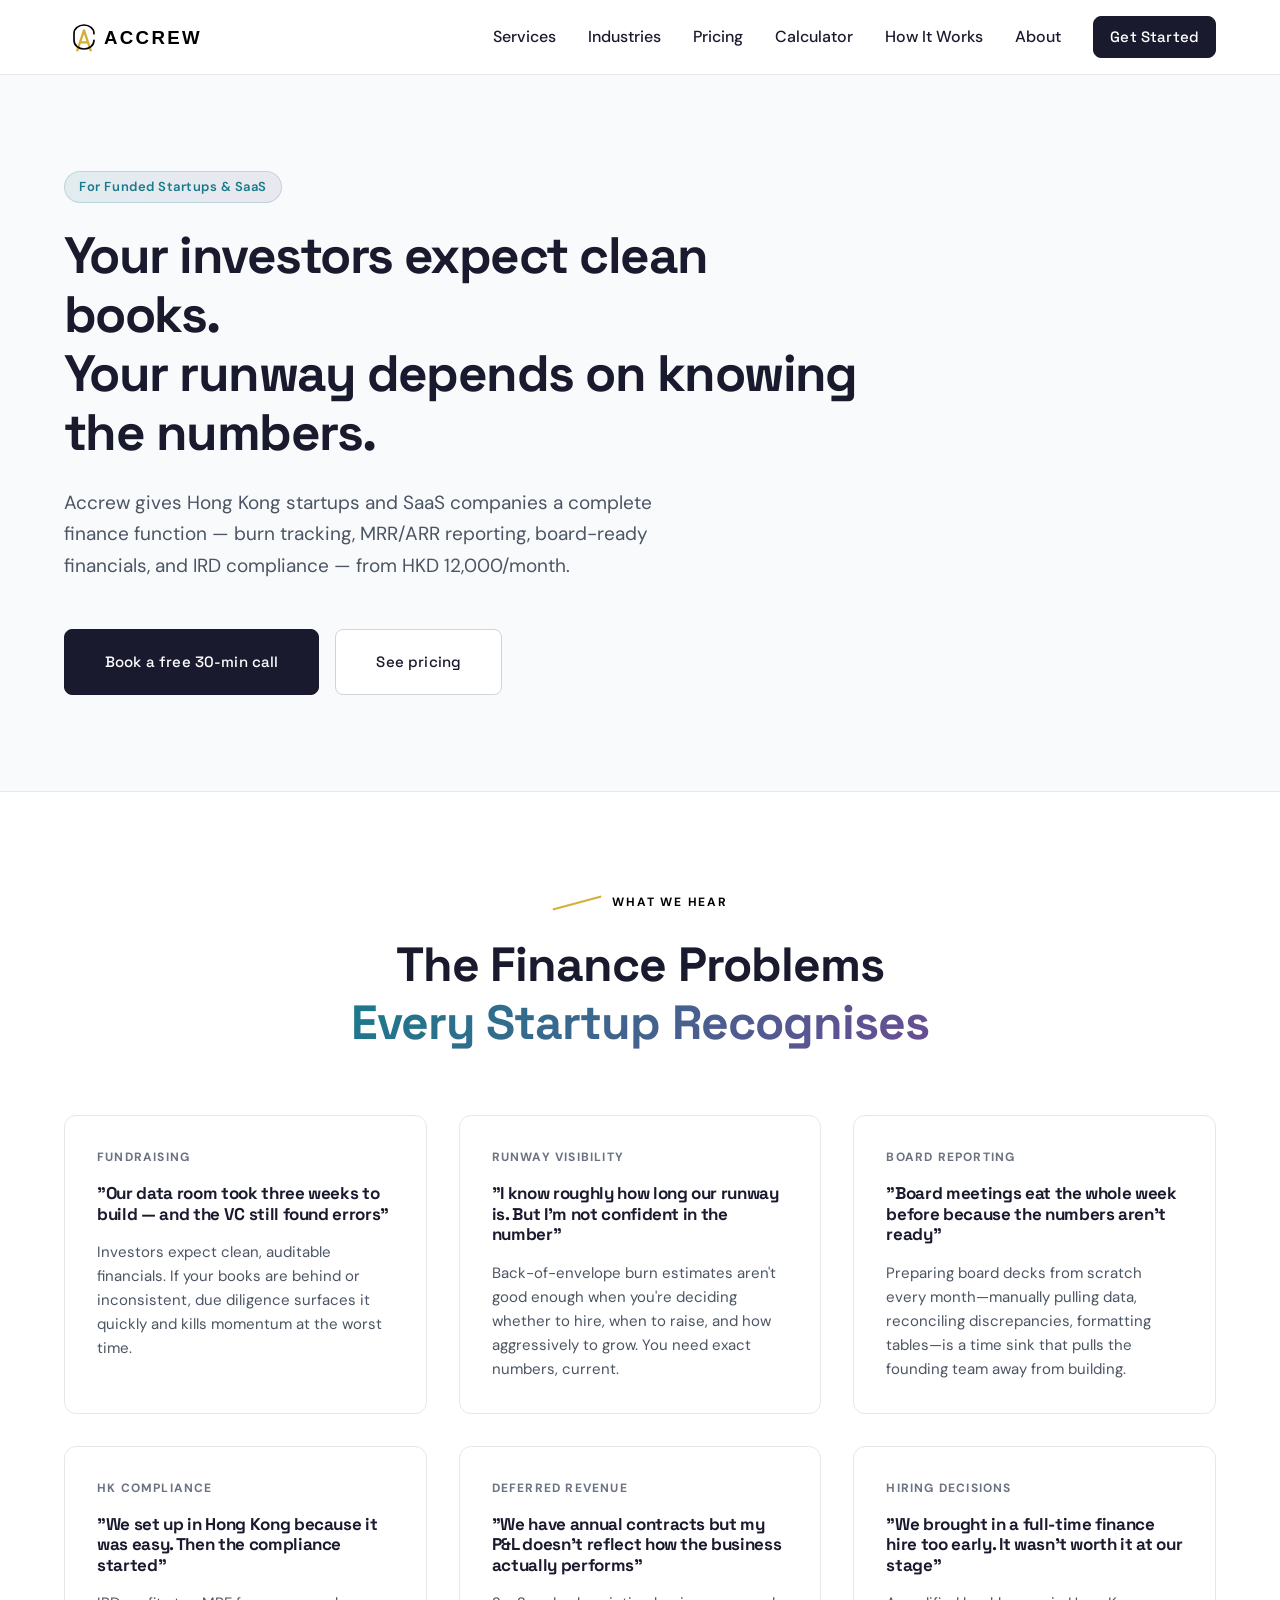
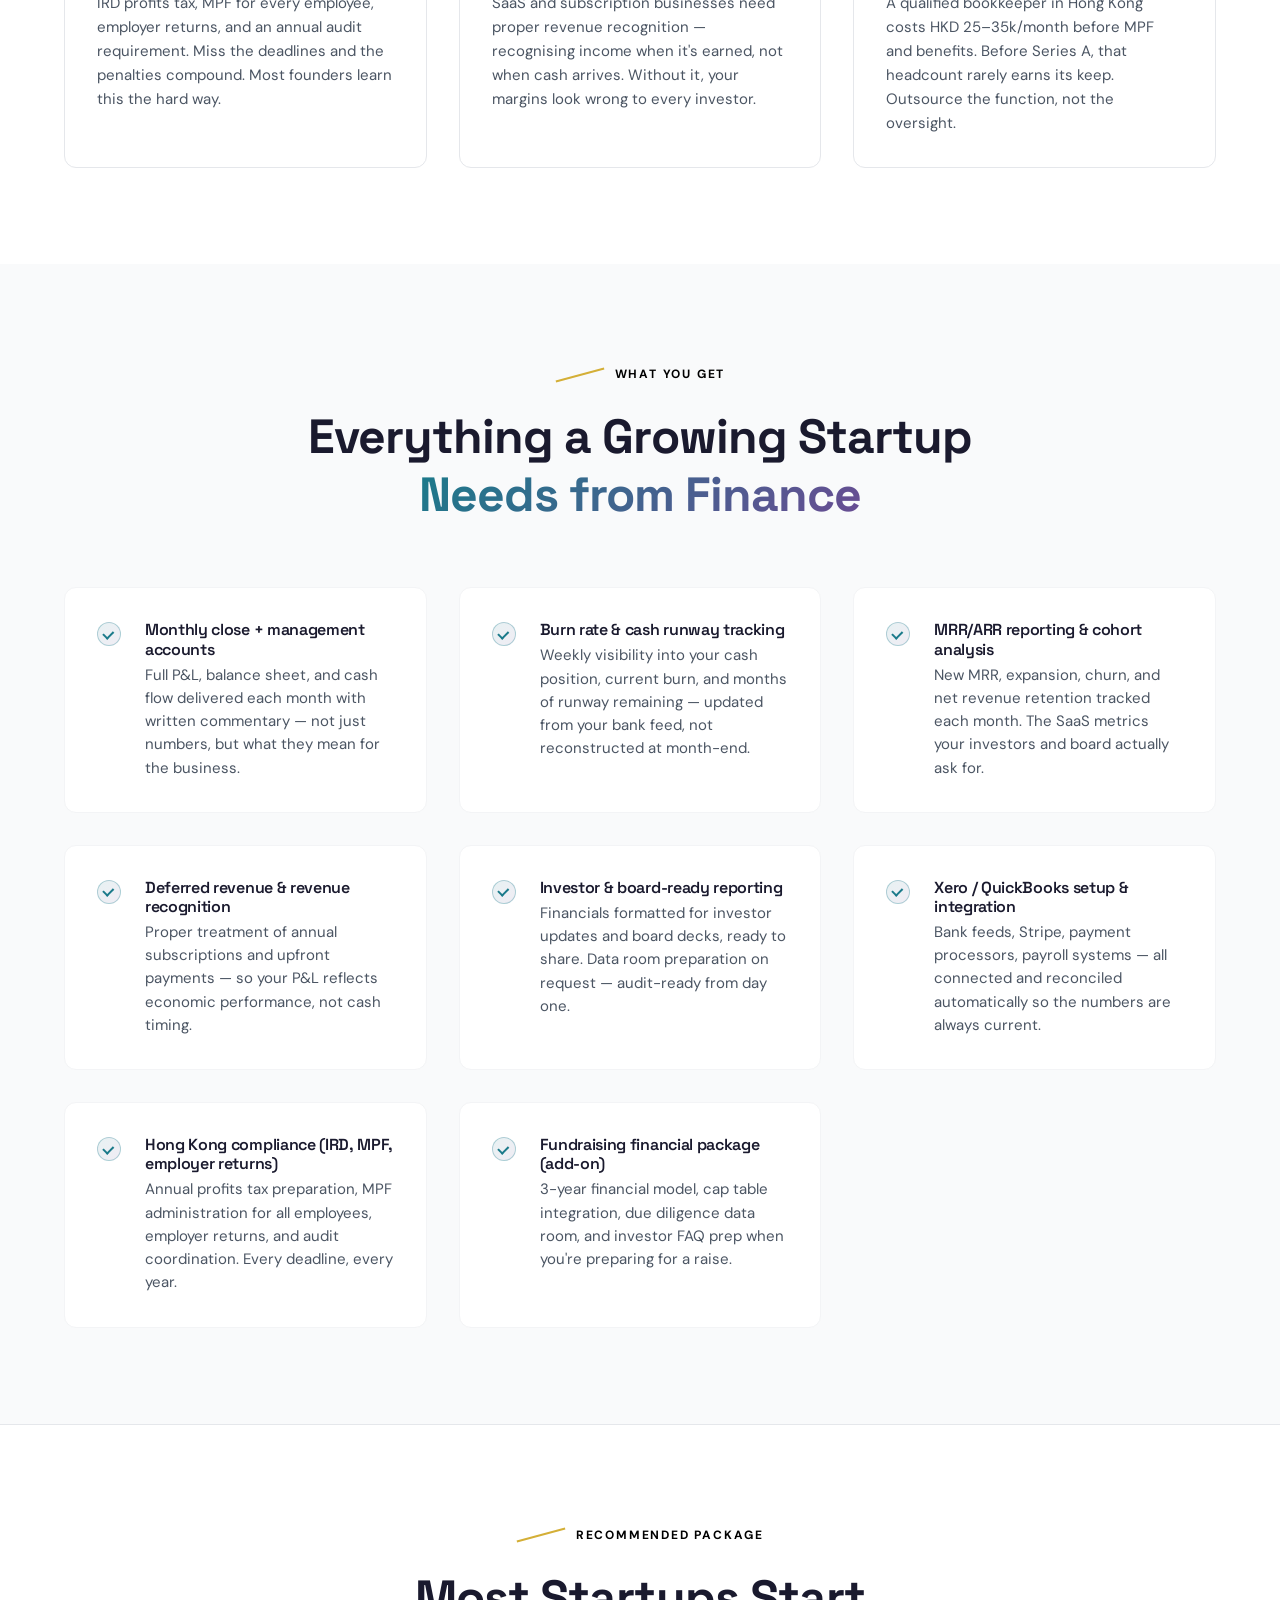
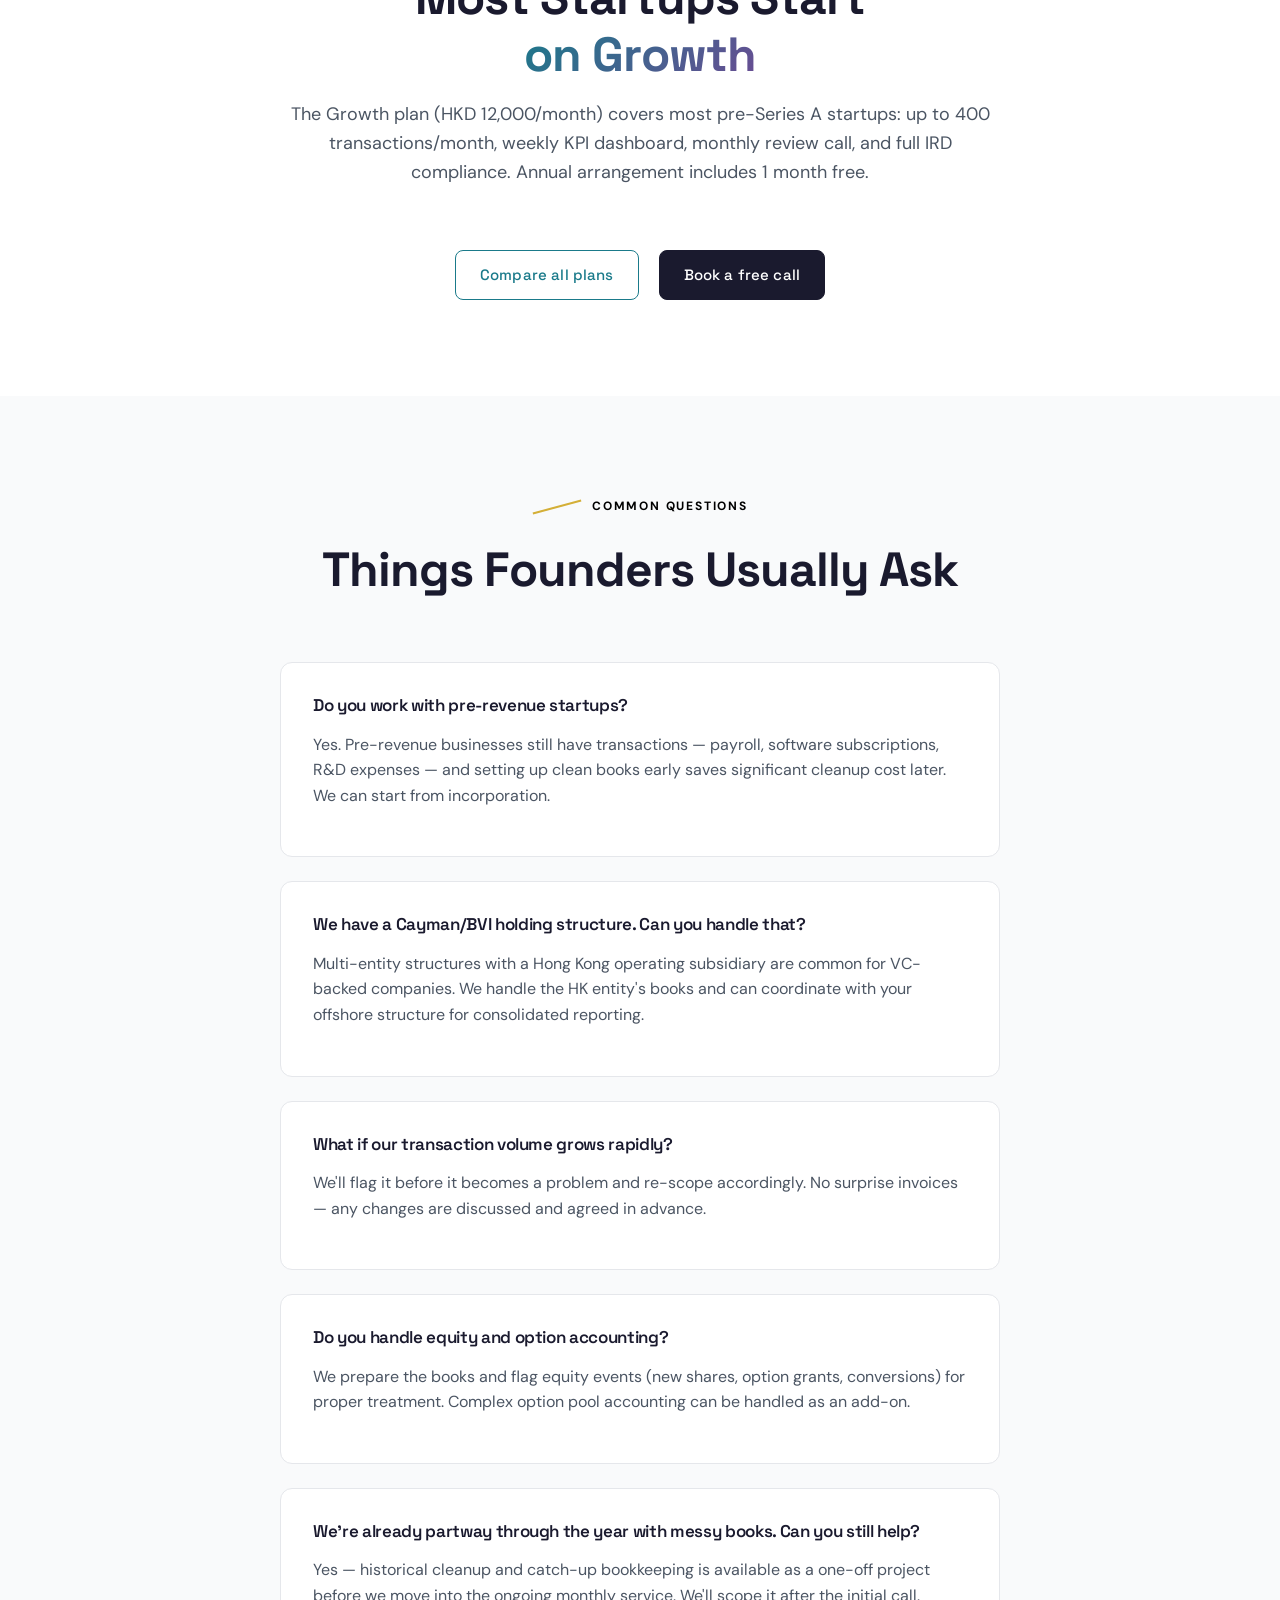
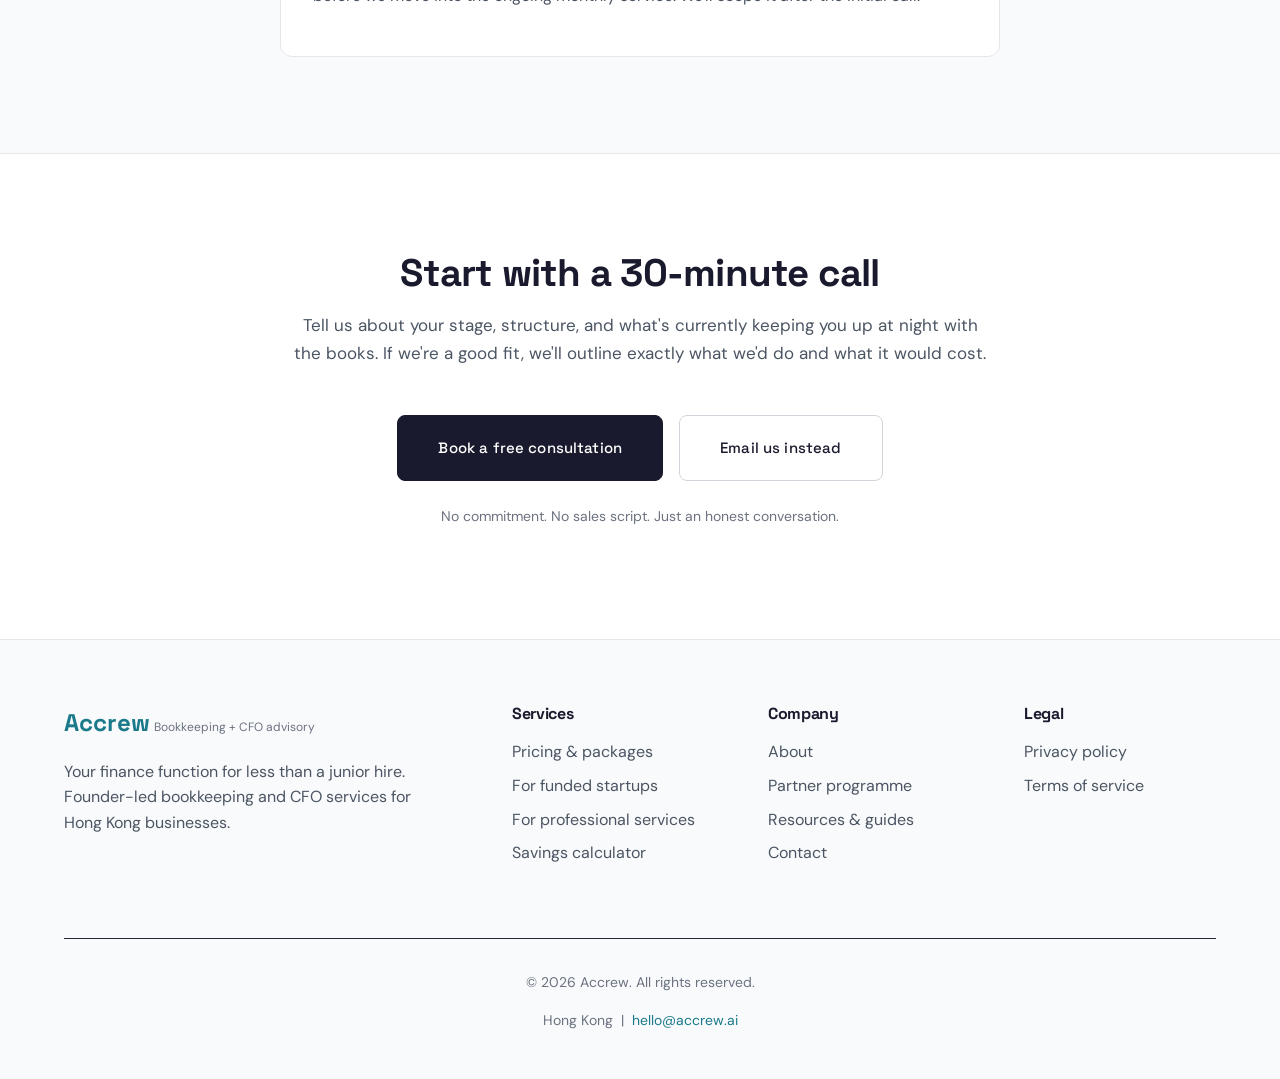
<file: startups.html>
<!DOCTYPE html>
<html lang="en">
<head>
    <meta charset="UTF-8">
    <meta name="viewport" content="width=device-width, initial-scale=1.0">

    <title>Accrew for Funded Startups & SaaS | Investor-Ready Books in Hong Kong</title>
    <meta name="description" content="Burn tracking, runway visibility, MRR/ARR reporting, and investor-ready financials for Hong Kong startups. Accrew delivers a complete finance function from HKD 12,000/month.">
    <meta name="keywords" content="startup bookkeeping hong kong, SaaS accounting hong kong, burn rate tracking, investor reporting hong kong, fundraising financials, MRR ARR bookkeeping">

    <meta property="og:type" content="website">
    <meta property="og:url" content="https://accrew.ai/startups.html">
    <meta property="og:title" content="Accrew for Funded Startups & SaaS | Investor-Ready Books in Hong Kong">
    <meta property="og:description" content="Burn tracking, runway visibility, MRR/ARR reporting, and fundraising-ready financials for Hong Kong startups from HKD 12,000/month.">
    <meta property="og:site_name" content="Accrew">
    <meta property="og:locale" content="en_HK">

    <link rel="canonical" href="https://accrew.ai/startups.html">

    <link rel="preconnect" href="https://fonts.googleapis.com">
    <link rel="preconnect" href="https://fonts.gstatic.com" crossorigin>
    <link href="https://fonts.googleapis.com/css2?family=Space+Grotesk:wght@400;500;600;700&family=DM+Sans:opsz,wght@9..40,400;9..40,500;9..40,600;9..40,700&display=swap" rel="stylesheet">
    <link rel="stylesheet" href="css/style.css">
    <link rel="icon" type="image/svg+xml" href="favicon.svg">
    <link rel="icon" type="image/png" sizes="32x32" href="favicon-32x32.png">
</head>
<body>

    <!-- Navigation -->
    <nav class="nav">
        <div class="container nav-container">
            <a href="index.html" class="logo">
                <img src="logo.svg" alt="Accrew" class="logo-image" height="40">
            </a>
            <ul class="nav-menu" id="navMenu">
                <li><a href="index.html#services" class="nav-link">Services</a></li>
                <li><a href="index.html#industries" class="nav-link">Industries</a></li>
                <li><a href="index.html#pricing" class="nav-link">Pricing</a></li>
                <li><a href="index.html#calculator" class="nav-link">Calculator</a></li>
                <li><a href="index.html#how-it-works" class="nav-link">How It Works</a></li>
                <li><a href="about.html" class="nav-link">About</a></li>
                <li><a href="index.html#contact" class="btn btn-primary btn-small">Get Started</a></li>
            </ul>
            <button class="nav-toggle" id="navToggle" aria-label="Toggle navigation">
                <span></span>
                <span></span>
                <span></span>
            </button>
        </div>
    </nav>

    <!-- Hero -->
    <section class="icp-hero section">
        <div class="container">
            <span class="icp-hero-eyebrow">For Funded Startups &amp; SaaS</span>
            <h1 class="icp-hero-title">Your investors expect clean books.<br>Your runway depends on knowing the numbers.</h1>
            <p class="icp-hero-subtitle">
                Accrew gives Hong Kong startups and SaaS companies a complete finance function — burn tracking, MRR/ARR reporting, board-ready financials, and IRD compliance — from HKD 12,000/month.
            </p>
            <div class="icp-hero-cta">
                <a href="https://calendly.com/hireaccrew/30min" target="_blank" class="btn btn-primary btn-large">Book a free 30-min call</a>
                <a href="index.html#pricing" class="btn btn-secondary btn-large">See pricing</a>
            </div>
        </div>
    </section>

    <!-- Pain Points -->
    <section class="section pain-points-section">
        <div class="container">
            <div class="section-header centered">
                <span class="section-label">What We Hear</span>
                <h2 class="section-title">The Finance Problems<br><span class="gradient-text">Every Startup Recognises</span></h2>
            </div>
            <div class="pain-grid">
                <div class="pain-card">
                    <div class="pain-card-label">Fundraising</div>
                    <h3 class="pain-card-title">"Our data room took three weeks to build — and the VC still found errors"</h3>
                    <p class="pain-card-body">Investors expect clean, auditable financials. If your books are behind or inconsistent, due diligence surfaces it quickly and kills momentum at the worst time.</p>
                </div>
                <div class="pain-card">
                    <div class="pain-card-label">Runway visibility</div>
                    <h3 class="pain-card-title">"I know roughly how long our runway is. But I'm not confident in the number"</h3>
                    <p class="pain-card-body">Back-of-envelope burn estimates aren't good enough when you're deciding whether to hire, when to raise, and how aggressively to grow. You need exact numbers, current.</p>
                </div>
                <div class="pain-card">
                    <div class="pain-card-label">Board reporting</div>
                    <h3 class="pain-card-title">"Board meetings eat the whole week before because the numbers aren't ready"</h3>
                    <p class="pain-card-body">Preparing board decks from scratch every month—manually pulling data, reconciling discrepancies, formatting tables—is a time sink that pulls the founding team away from building.</p>
                </div>
                <div class="pain-card">
                    <div class="pain-card-label">HK compliance</div>
                    <h3 class="pain-card-title">"We set up in Hong Kong because it was easy. Then the compliance started"</h3>
                    <p class="pain-card-body">IRD profits tax, MPF for every employee, employer returns, and an annual audit requirement. Miss the deadlines and the penalties compound. Most founders learn this the hard way.</p>
                </div>
                <div class="pain-card">
                    <div class="pain-card-label">Deferred revenue</div>
                    <h3 class="pain-card-title">"We have annual contracts but my P&L doesn't reflect how the business actually performs"</h3>
                    <p class="pain-card-body">SaaS and subscription businesses need proper revenue recognition — recognising income when it's earned, not when cash arrives. Without it, your margins look wrong to every investor.</p>
                </div>
                <div class="pain-card">
                    <div class="pain-card-label">Hiring decisions</div>
                    <h3 class="pain-card-title">"We brought in a full-time finance hire too early. It wasn't worth it at our stage"</h3>
                    <p class="pain-card-body">A qualified bookkeeper in Hong Kong costs HKD 25–35k/month before MPF and benefits. Before Series A, that headcount rarely earns its keep. Outsource the function, not the oversight.</p>
                </div>
            </div>
        </div>
    </section>

    <!-- What Accrew Delivers for Startups -->
    <section class="section icp-features-section">
        <div class="container">
            <div class="section-header centered">
                <span class="section-label">What You Get</span>
                <h2 class="section-title">Everything a Growing Startup<br><span class="gradient-text">Needs from Finance</span></h2>
            </div>
            <div class="icp-feature-list">
                <div class="icp-feature-item">
                    <div class="icp-feature-check"></div>
                    <div class="icp-feature-text">
                        <h4>Monthly close + management accounts</h4>
                        <p>Full P&L, balance sheet, and cash flow delivered each month with written commentary — not just numbers, but what they mean for the business.</p>
                    </div>
                </div>
                <div class="icp-feature-item">
                    <div class="icp-feature-check"></div>
                    <div class="icp-feature-text">
                        <h4>Burn rate &amp; cash runway tracking</h4>
                        <p>Weekly visibility into your cash position, current burn, and months of runway remaining — updated from your bank feed, not reconstructed at month-end.</p>
                    </div>
                </div>
                <div class="icp-feature-item">
                    <div class="icp-feature-check"></div>
                    <div class="icp-feature-text">
                        <h4>MRR/ARR reporting &amp; cohort analysis</h4>
                        <p>New MRR, expansion, churn, and net revenue retention tracked each month. The SaaS metrics your investors and board actually ask for.</p>
                    </div>
                </div>
                <div class="icp-feature-item">
                    <div class="icp-feature-check"></div>
                    <div class="icp-feature-text">
                        <h4>Deferred revenue &amp; revenue recognition</h4>
                        <p>Proper treatment of annual subscriptions and upfront payments — so your P&L reflects economic performance, not cash timing.</p>
                    </div>
                </div>
                <div class="icp-feature-item">
                    <div class="icp-feature-check"></div>
                    <div class="icp-feature-text">
                        <h4>Investor &amp; board-ready reporting</h4>
                        <p>Financials formatted for investor updates and board decks, ready to share. Data room preparation on request — audit-ready from day one.</p>
                    </div>
                </div>
                <div class="icp-feature-item">
                    <div class="icp-feature-check"></div>
                    <div class="icp-feature-text">
                        <h4>Xero / QuickBooks setup &amp; integration</h4>
                        <p>Bank feeds, Stripe, payment processors, payroll systems — all connected and reconciled automatically so the numbers are always current.</p>
                    </div>
                </div>
                <div class="icp-feature-item">
                    <div class="icp-feature-check"></div>
                    <div class="icp-feature-text">
                        <h4>Hong Kong compliance (IRD, MPF, employer returns)</h4>
                        <p>Annual profits tax preparation, MPF administration for all employees, employer returns, and audit coordination. Every deadline, every year.</p>
                    </div>
                </div>
                <div class="icp-feature-item">
                    <div class="icp-feature-check"></div>
                    <div class="icp-feature-text">
                        <h4>Fundraising financial package (add-on)</h4>
                        <p>3-year financial model, cap table integration, due diligence data room, and investor FAQ prep when you're preparing for a raise.</p>
                    </div>
                </div>
            </div>
        </div>
    </section>

    <!-- Pricing recommendation -->
    <section class="section" style="background: white; border-top: 1px solid var(--gray-200);">
        <div class="container">
            <div class="section-header centered">
                <span class="section-label">Recommended Package</span>
                <h2 class="section-title">Most Startups Start<br><span class="gradient-text">on Growth</span></h2>
                <p class="section-subtitle">The Growth plan (HKD 12,000/month) covers most pre-Series A startups: up to 400 transactions/month, weekly KPI dashboard, monthly review call, and full IRD compliance. Annual arrangement includes 1 month free.</p>
            </div>
            <div style="text-align: center; margin-top: var(--spacing-xl);">
                <a href="index.html#pricing" class="btn btn-outline" style="margin-right: 1rem;">Compare all plans</a>
                <a href="https://calendly.com/hireaccrew/30min" target="_blank" class="btn btn-primary">Book a free call</a>
            </div>
        </div>
    </section>

    <!-- FAQ for startups -->
    <section class="section" style="background: var(--bg-secondary);">
        <div class="container">
            <div class="section-header centered">
                <span class="section-label">Common Questions</span>
                <h2 class="section-title">Things Founders Usually Ask</h2>
            </div>
            <div style="max-width: 720px; margin: 0 auto;">
                <div class="feature-card" style="margin-bottom: var(--spacing-md);">
                    <h3 class="feature-title" style="font-size: 1.0625rem;">Do you work with pre-revenue startups?</h3>
                    <p class="feature-description">Yes. Pre-revenue businesses still have transactions — payroll, software subscriptions, R&D expenses — and setting up clean books early saves significant cleanup cost later. We can start from incorporation.</p>
                </div>
                <div class="feature-card" style="margin-bottom: var(--spacing-md);">
                    <h3 class="feature-title" style="font-size: 1.0625rem;">We have a Cayman/BVI holding structure. Can you handle that?</h3>
                    <p class="feature-description">Multi-entity structures with a Hong Kong operating subsidiary are common for VC-backed companies. We handle the HK entity's books and can coordinate with your offshore structure for consolidated reporting.</p>
                </div>
                <div class="feature-card" style="margin-bottom: var(--spacing-md);">
                    <h3 class="feature-title" style="font-size: 1.0625rem;">What if our transaction volume grows rapidly?</h3>
                    <p class="feature-description">We'll flag it before it becomes a problem and re-scope accordingly. No surprise invoices — any changes are discussed and agreed in advance.</p>
                </div>
                <div class="feature-card" style="margin-bottom: var(--spacing-md);">
                    <h3 class="feature-title" style="font-size: 1.0625rem;">Do you handle equity and option accounting?</h3>
                    <p class="feature-description">We prepare the books and flag equity events (new shares, option grants, conversions) for proper treatment. Complex option pool accounting can be handled as an add-on.</p>
                </div>
                <div class="feature-card">
                    <h3 class="feature-title" style="font-size: 1.0625rem;">We're already partway through the year with messy books. Can you still help?</h3>
                    <p class="feature-description">Yes — historical cleanup and catch-up bookkeeping is available as a one-off project before we move into the ongoing monthly service. We'll scope it after the initial call.</p>
                </div>
            </div>
        </div>
    </section>

    <!-- Final CTA -->
    <section class="section icp-cta-section">
        <div class="container">
            <div class="icp-cta-box">
                <h2 class="icp-cta-title">Start with a 30-minute call</h2>
                <p class="icp-cta-subtitle">Tell us about your stage, structure, and what's currently keeping you up at night with the books. If we're a good fit, we'll outline exactly what we'd do and what it would cost.</p>
                <div class="icp-cta-buttons">
                    <a href="https://calendly.com/hireaccrew/30min" target="_blank" class="btn btn-primary btn-large">Book a free consultation</a>
                    <a href="mailto:hello@accrew.ai" class="btn btn-secondary btn-large">Email us instead</a>
                </div>
                <p style="margin-top: var(--spacing-md); font-size: 0.875rem; color: var(--text-muted);">No commitment. No sales script. Just an honest conversation.</p>
            </div>
        </div>
    </section>

    <!-- Footer -->
    <footer class="footer">
        <div class="container">
            <div class="footer-grid">
                <div class="footer-col">
                    <div class="footer-logo">
                        <span class="logo-text">Accrew</span>
                        <span class="logo-tagline">Bookkeeping + CFO advisory</span>
                    </div>
                    <p class="footer-description">
                        Your finance function for less than a junior hire. Founder-led bookkeeping and CFO services for Hong Kong businesses.
                    </p>
                </div>
                <div class="footer-col">
                    <h4>Services</h4>
                    <ul>
                        <li><a href="index.html#pricing">Pricing &amp; packages</a></li>
                        <li><a href="startups.html">For funded startups</a></li>
                        <li><a href="professional-services.html">For professional services</a></li>
                        <li><a href="index.html#calculator">Savings calculator</a></li>
                    </ul>
                </div>
                <div class="footer-col">
                    <h4>Company</h4>
                    <ul>
                        <li><a href="about.html">About</a></li>
                        <li><a href="partners.html">Partner programme</a></li>
                        <li><a href="guides/">Resources &amp; guides</a></li>
                        <li><a href="index.html#contact">Contact</a></li>
                    </ul>
                </div>
                <div class="footer-col">
                    <h4>Legal</h4>
                    <ul>
                        <li><a href="privacy-policy.html">Privacy policy</a></li>
                        <li><a href="terms-of-service.html">Terms of service</a></li>
                    </ul>
                </div>
            </div>
            <div class="footer-bottom">
                <p>&copy; 2026 Accrew. All rights reserved.</p>
                <p>Hong Kong &nbsp;|&nbsp; <a href="mailto:hello@accrew.ai">hello@accrew.ai</a></p>
            </div>
        </div>
    </footer>

    <script src="js/main.js"></script>
</body>
</html>
</file>
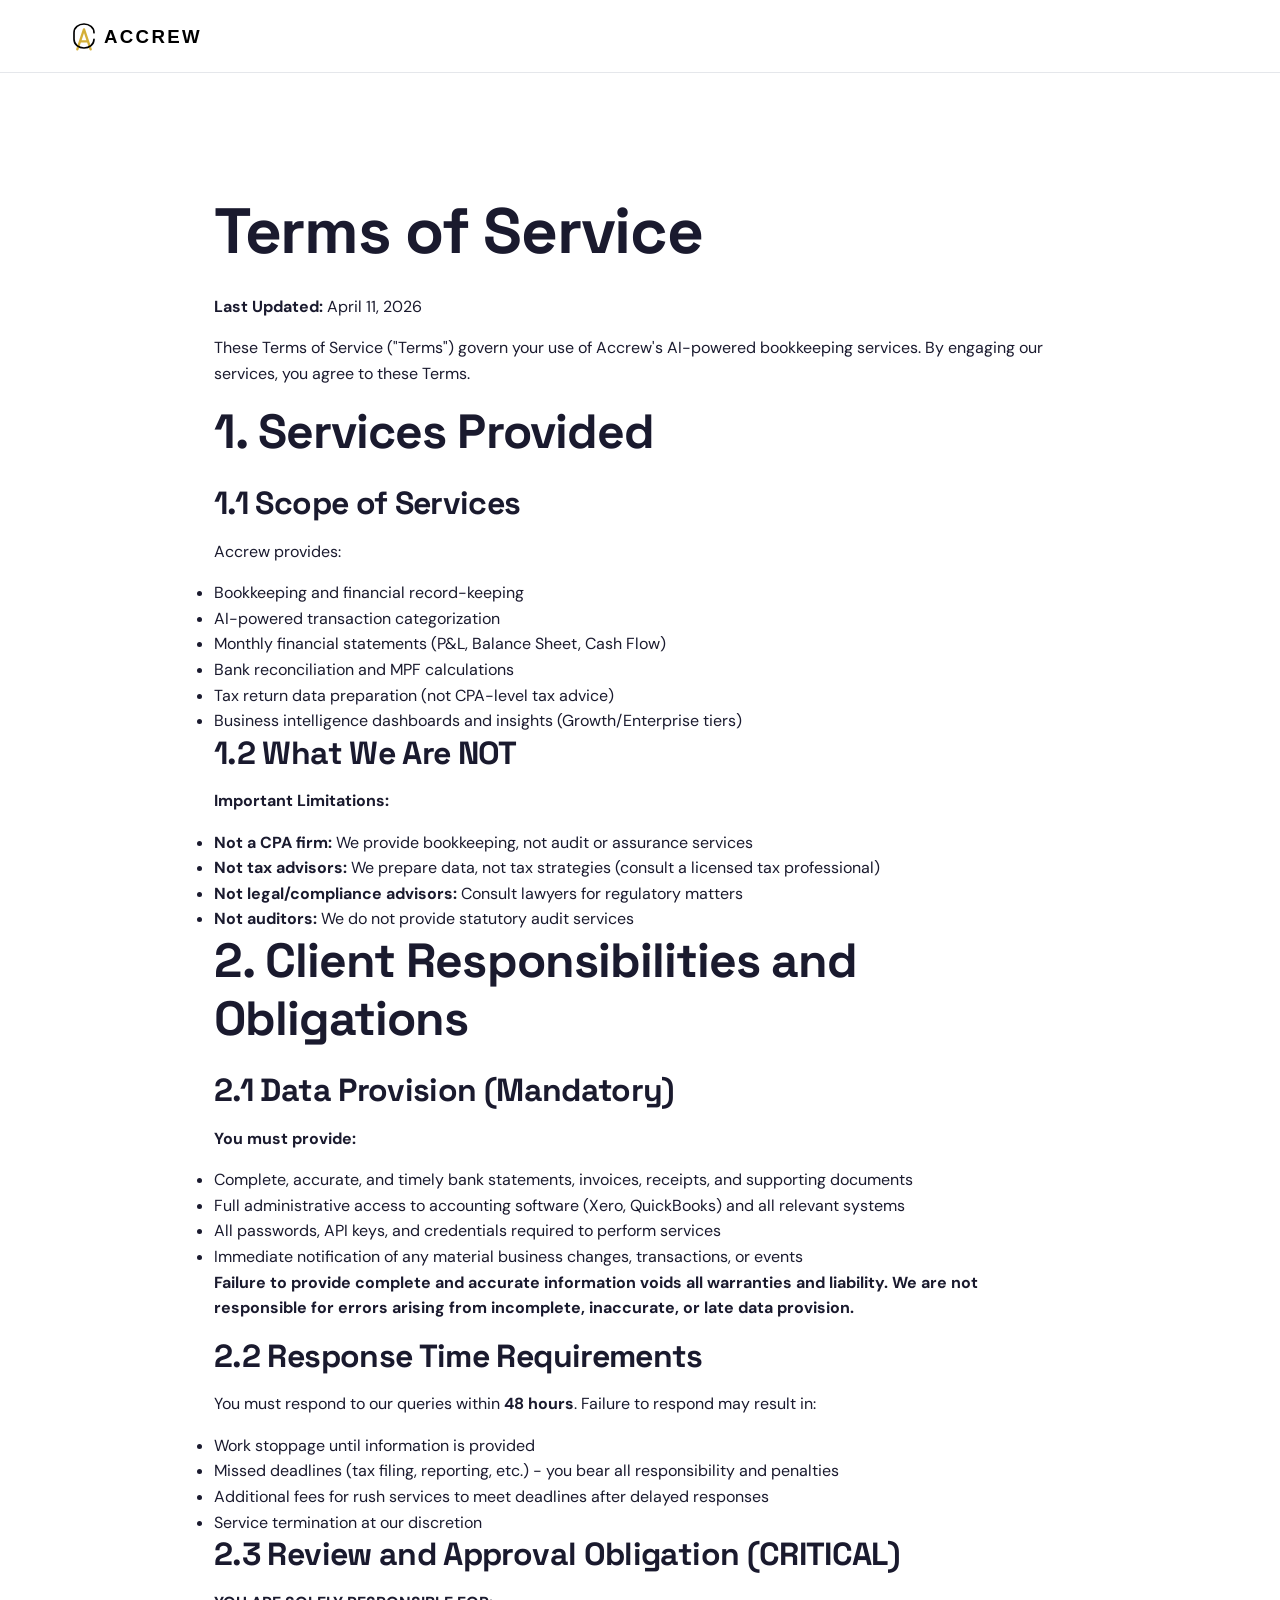
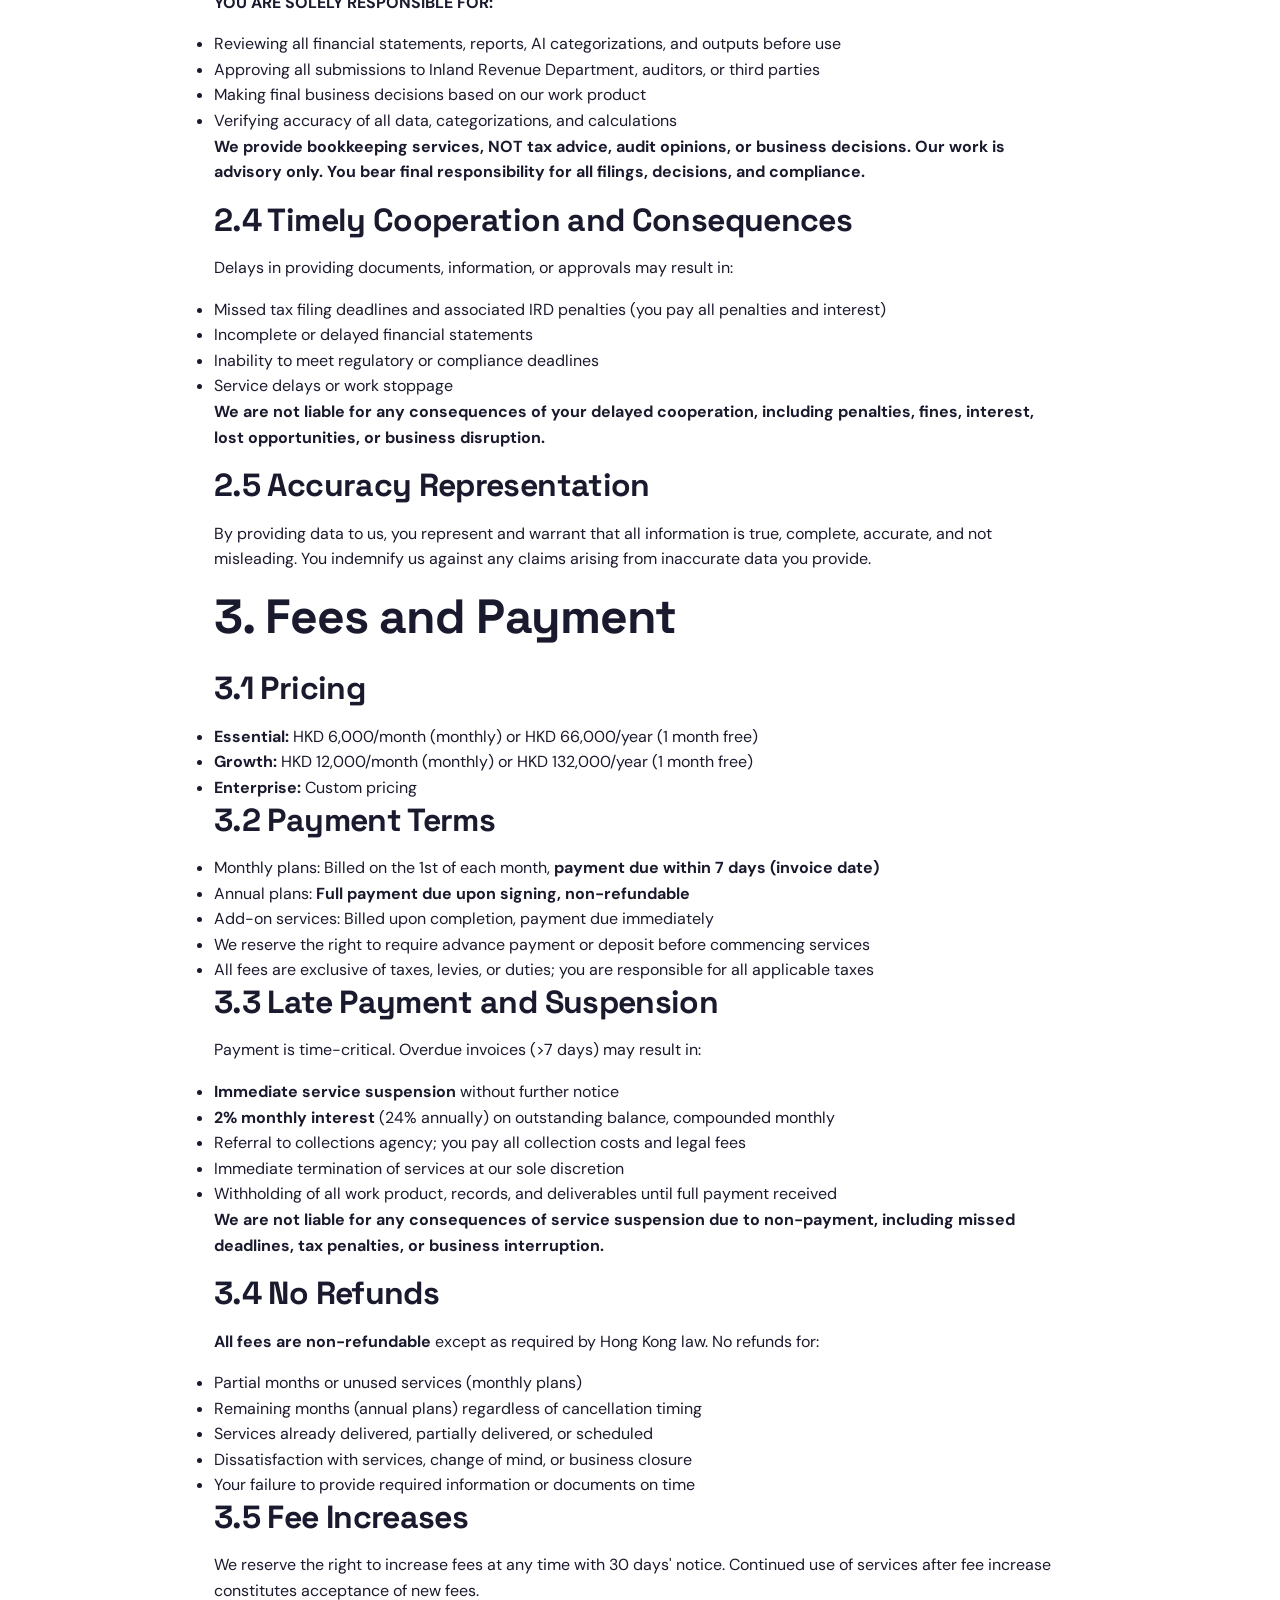
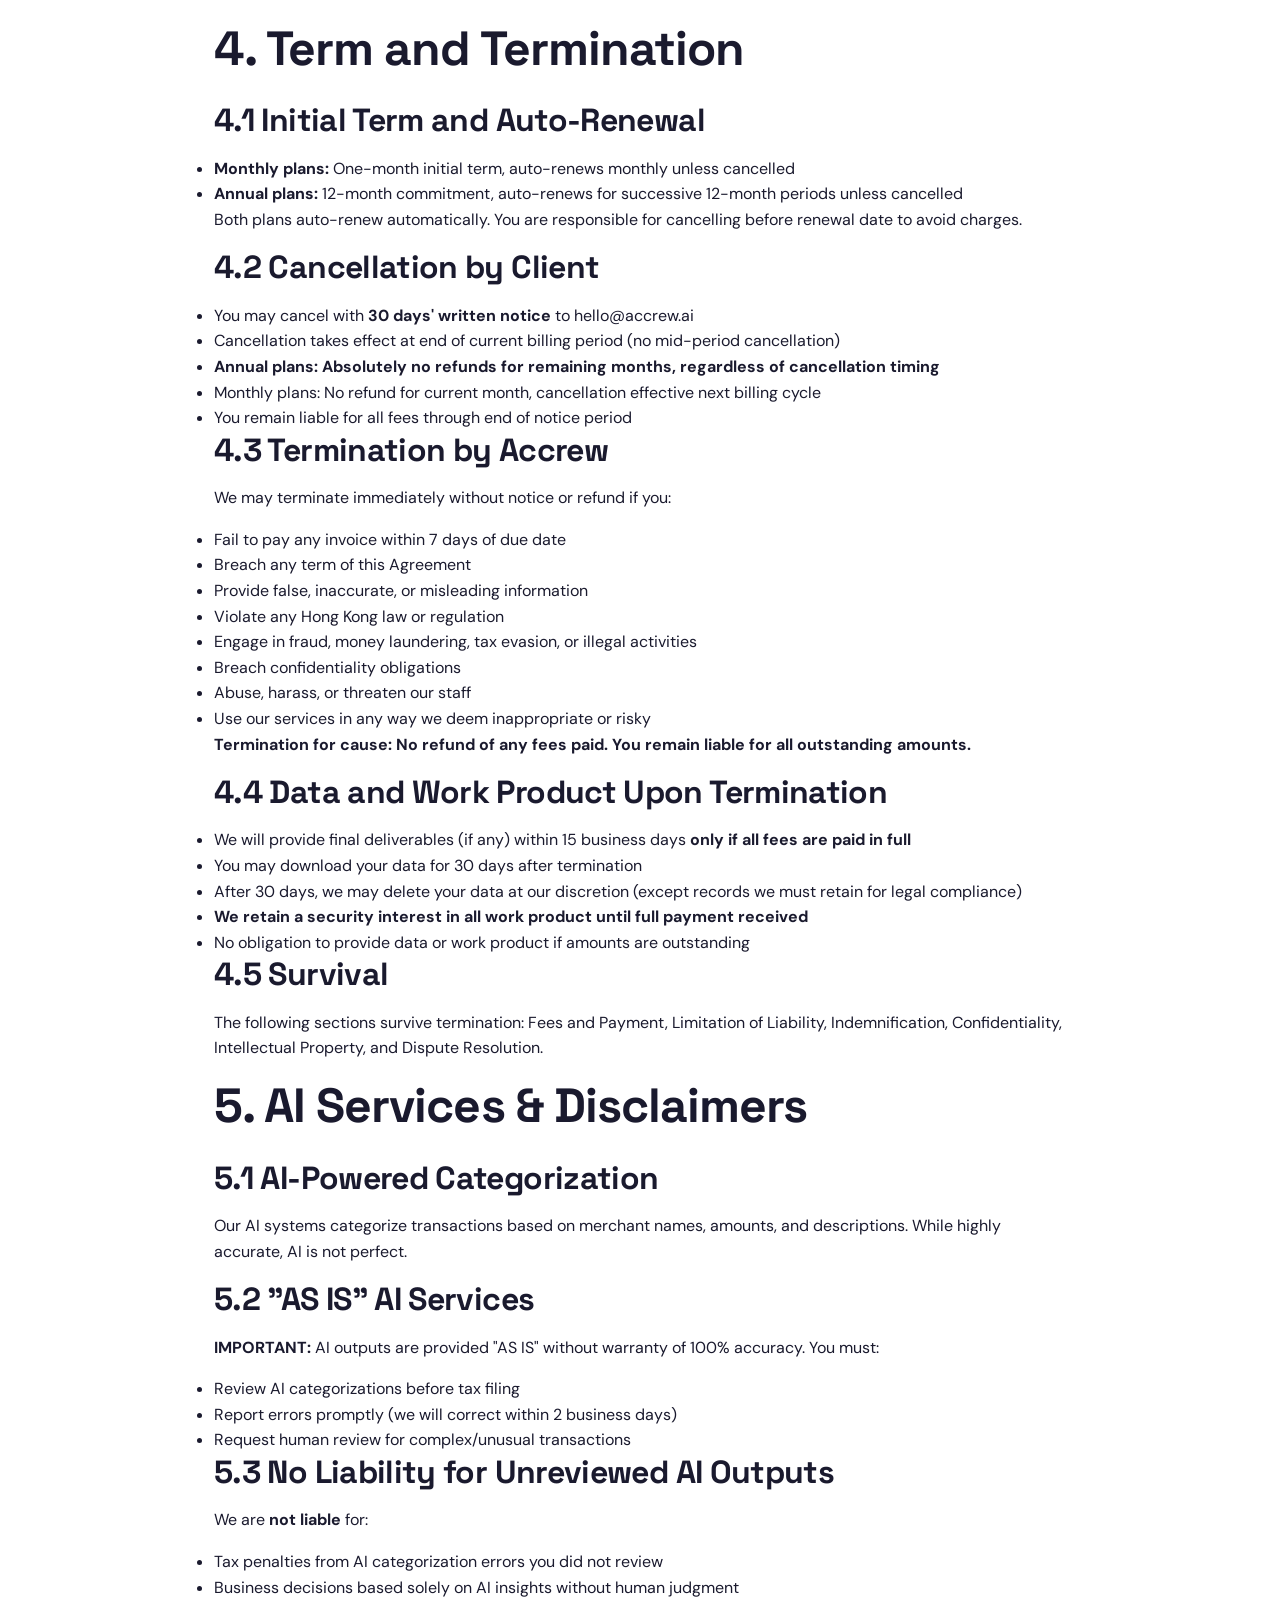
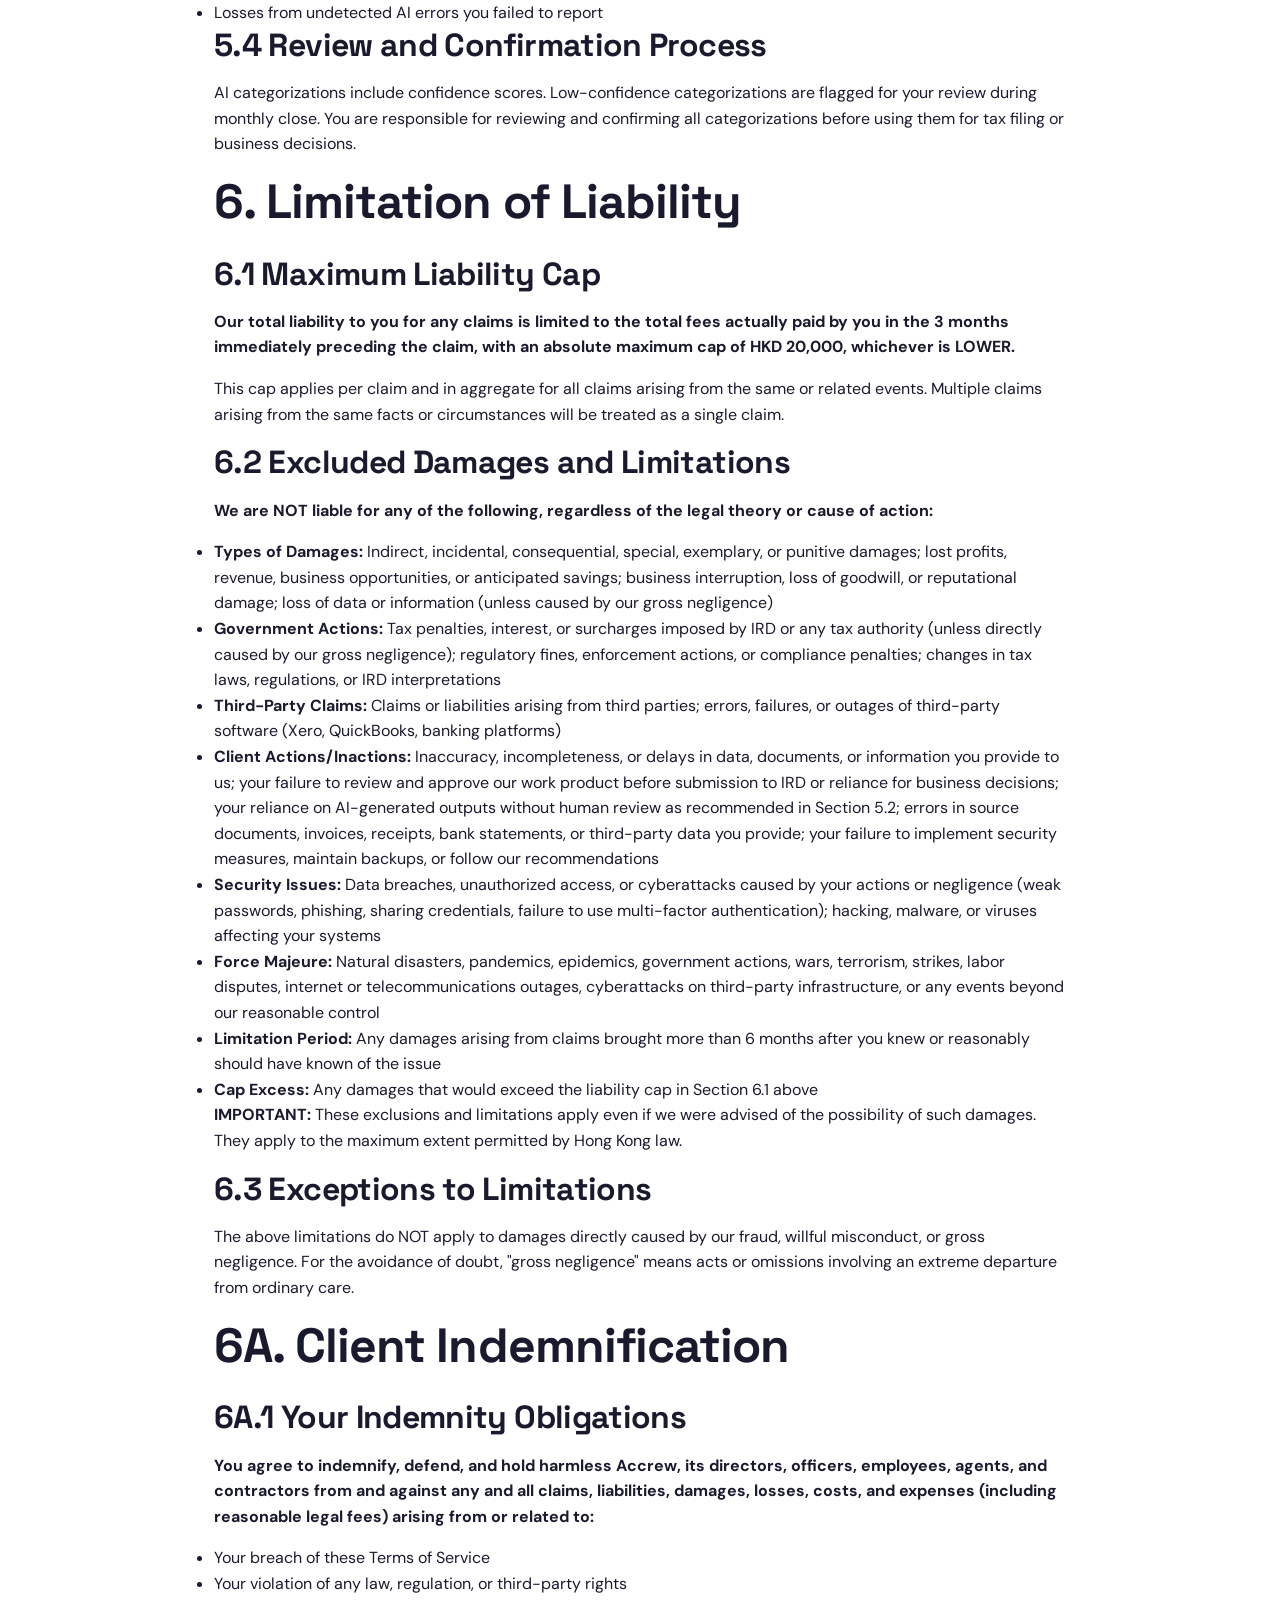
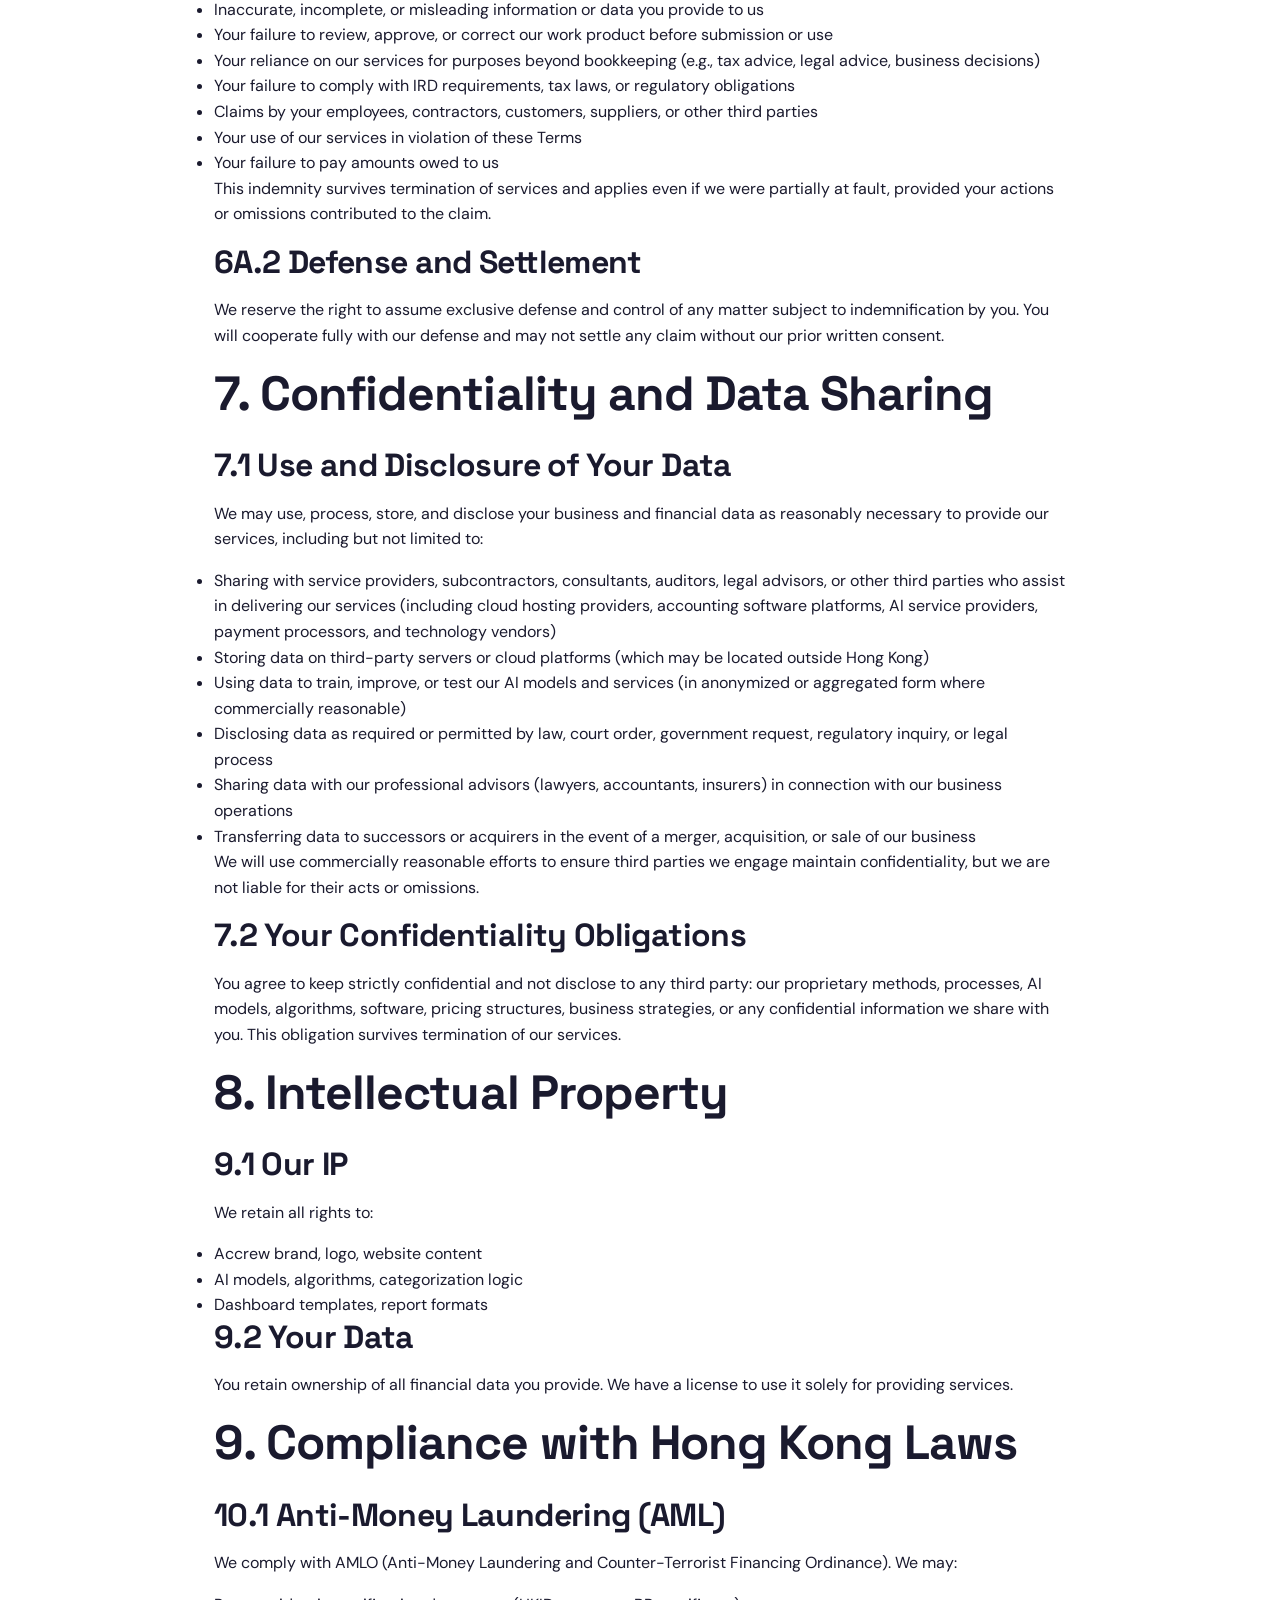
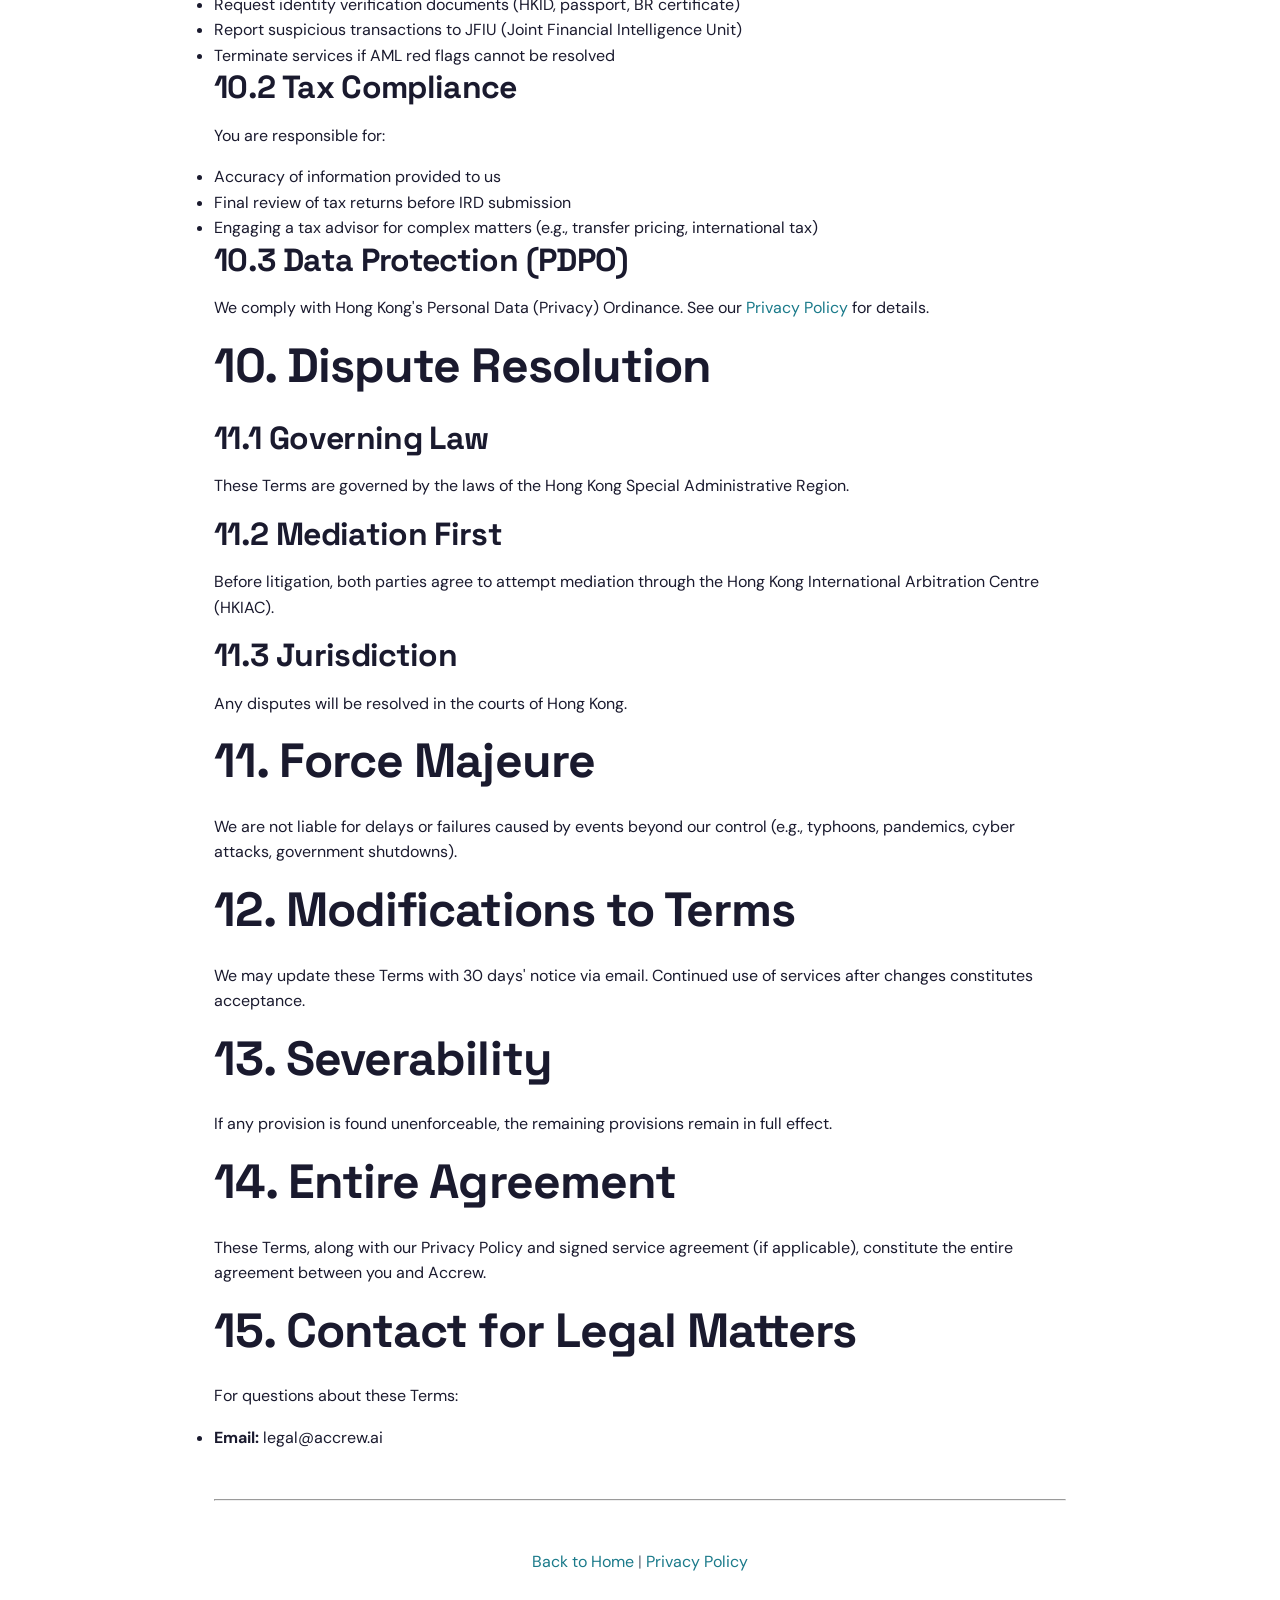
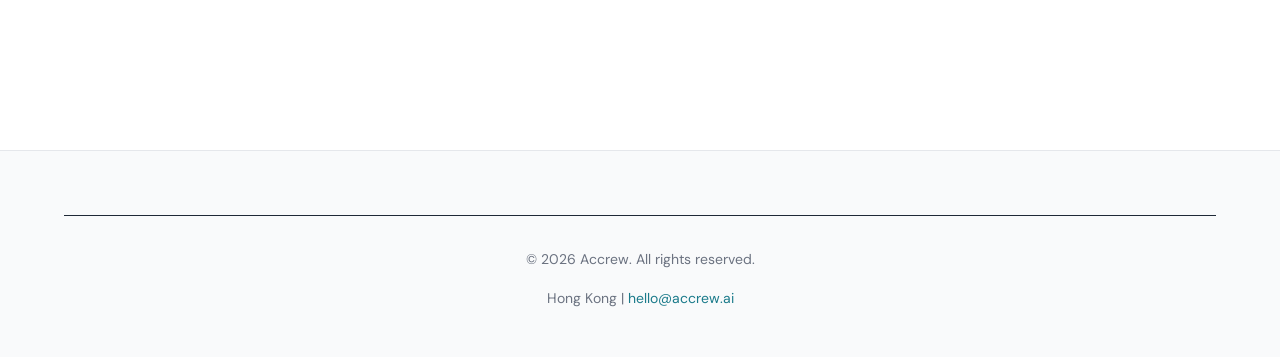
<file: terms-of-service.html>
<!DOCTYPE html>
<html lang="en">
<head>
    <meta charset="UTF-8">
    <meta name="viewport" content="width=device-width, initial-scale=1.0">
    <title>Terms of Service - Accrew</title>
    <link href="https://fonts.googleapis.com/css2?family=Space+Grotesk:wght@400;500;600;700&family=DM+Sans:opsz,wght@9..40,400;9..40,500;9..40,600;9..40,700&display=swap" rel="stylesheet">
    <link rel="stylesheet" href="css/style.css">
    <link rel="icon" type="image/svg+xml" href="favicon.svg">
</head>
<body>
    <!-- Navigation -->
    <nav class="nav">
        <div class="container nav-container">
            <a href="index.html" class="logo">
                <img src="logo.svg" alt="Accrew" class="logo-image" height="40">
            </a>
        </div>
    </nav>

    <!-- Legal Content -->
    <section class="section" style="padding-top: 120px;">
        <div class="container" style="max-width: 900px;">
            <h1>Terms of Service</h1>
            <p><strong>Last Updated:</strong> April 11, 2026</p>

            <p>These Terms of Service ("Terms") govern your use of Accrew's AI-powered bookkeeping services. By engaging our services, you agree to these Terms.</p>

            <h2>1. Services Provided</h2>

            <h3>1.1 Scope of Services</h3>
            <p>Accrew provides:</p>
            <ul>
                <li>Bookkeeping and financial record-keeping</li>
                <li>AI-powered transaction categorization</li>
                <li>Monthly financial statements (P&L, Balance Sheet, Cash Flow)</li>
                <li>Bank reconciliation and MPF calculations</li>
                <li>Tax return data preparation (not CPA-level tax advice)</li>
                <li>Business intelligence dashboards and insights (Growth/Enterprise tiers)</li>
            </ul>

            <h3>1.2 What We Are NOT</h3>
            <p><strong>Important Limitations:</strong></p>
            <ul>
                <li><strong>Not a CPA firm:</strong> We provide bookkeeping, not audit or assurance services</li>
                <li><strong>Not tax advisors:</strong> We prepare data, not tax strategies (consult a licensed tax professional)</li>
                <li><strong>Not legal/compliance advisors:</strong> Consult lawyers for regulatory matters</li>
                <li><strong>Not auditors:</strong> We do not provide statutory audit services</li>
            </ul>

            <h2>2. Client Responsibilities and Obligations</h2>

            <h3>2.1 Data Provision (Mandatory)</h3>
            <p><strong>You must provide:</strong></p>
            <ul>
                <li>Complete, accurate, and timely bank statements, invoices, receipts, and supporting documents</li>
                <li>Full administrative access to accounting software (Xero, QuickBooks) and all relevant systems</li>
                <li>All passwords, API keys, and credentials required to perform services</li>
                <li>Immediate notification of any material business changes, transactions, or events</li>
            </ul>
            <p><strong>Failure to provide complete and accurate information voids all warranties and liability. We are not responsible for errors arising from incomplete, inaccurate, or late data provision.</strong></p>

            <h3>2.2 Response Time Requirements</h3>
            <p>You must respond to our queries within <strong>48 hours</strong>. Failure to respond may result in:</p>
            <ul>
                <li>Work stoppage until information is provided</li>
                <li>Missed deadlines (tax filing, reporting, etc.) - you bear all responsibility and penalties</li>
                <li>Additional fees for rush services to meet deadlines after delayed responses</li>
                <li>Service termination at our discretion</li>
            </ul>

            <h3>2.3 Review and Approval Obligation (CRITICAL)</h3>
            <p><strong>YOU ARE SOLELY RESPONSIBLE FOR:</strong></p>
            <ul>
                <li>Reviewing all financial statements, reports, AI categorizations, and outputs before use</li>
                <li>Approving all submissions to Inland Revenue Department, auditors, or third parties</li>
                <li>Making final business decisions based on our work product</li>
                <li>Verifying accuracy of all data, categorizations, and calculations</li>
            </ul>
            <p><strong>We provide bookkeeping services, NOT tax advice, audit opinions, or business decisions. Our work is advisory only. You bear final responsibility for all filings, decisions, and compliance.</strong></p>

            <h3>2.4 Timely Cooperation and Consequences</h3>
            <p>Delays in providing documents, information, or approvals may result in:</p>
            <ul>
                <li>Missed tax filing deadlines and associated IRD penalties (you pay all penalties and interest)</li>
                <li>Incomplete or delayed financial statements</li>
                <li>Inability to meet regulatory or compliance deadlines</li>
                <li>Service delays or work stoppage</li>
            </ul>
            <p><strong>We are not liable for any consequences of your delayed cooperation, including penalties, fines, interest, lost opportunities, or business disruption.</strong></p>

            <h3>2.5 Accuracy Representation</h3>
            <p>By providing data to us, you represent and warrant that all information is true, complete, accurate, and not misleading. You indemnify us against any claims arising from inaccurate data you provide.</p>

            <h2>3. Fees and Payment</h2>

            <h3>3.1 Pricing</h3>
            <ul>
                <li><strong>Essential:</strong> HKD 6,000/month (monthly) or HKD 66,000/year (1 month free)</li>
                <li><strong>Growth:</strong> HKD 12,000/month (monthly) or HKD 132,000/year (1 month free)</li>
                <li><strong>Enterprise:</strong> Custom pricing</li>
            </ul>

            <h3>3.2 Payment Terms</h3>
            <ul>
                <li>Monthly plans: Billed on the 1st of each month, <strong>payment due within 7 days (invoice date)</strong></li>
                <li>Annual plans: <strong>Full payment due upon signing, non-refundable</strong></li>
                <li>Add-on services: Billed upon completion, payment due immediately</li>
                <li>We reserve the right to require advance payment or deposit before commencing services</li>
                <li>All fees are exclusive of taxes, levies, or duties; you are responsible for all applicable taxes</li>
            </ul>

            <h3>3.3 Late Payment and Suspension</h3>
            <p>Payment is time-critical. Overdue invoices (>7 days) may result in:</p>
            <ul>
                <li><strong>Immediate service suspension</strong> without further notice</li>
                <li><strong>2% monthly interest</strong> (24% annually) on outstanding balance, compounded monthly</li>
                <li>Referral to collections agency; you pay all collection costs and legal fees</li>
                <li>Immediate termination of services at our sole discretion</li>
                <li>Withholding of all work product, records, and deliverables until full payment received</li>
            </ul>
            <p><strong>We are not liable for any consequences of service suspension due to non-payment, including missed deadlines, tax penalties, or business interruption.</strong></p>

            <h3>3.4 No Refunds</h3>
            <p><strong>All fees are non-refundable</strong> except as required by Hong Kong law. No refunds for:</p>
            <ul>
                <li>Partial months or unused services (monthly plans)</li>
                <li>Remaining months (annual plans) regardless of cancellation timing</li>
                <li>Services already delivered, partially delivered, or scheduled</li>
                <li>Dissatisfaction with services, change of mind, or business closure</li>
                <li>Your failure to provide required information or documents on time</li>
            </ul>

            <h3>3.5 Fee Increases</h3>
            <p>We reserve the right to increase fees at any time with 30 days' notice. Continued use of services after fee increase constitutes acceptance of new fees.</p>

            <h2>4. Term and Termination</h2>

            <h3>4.1 Initial Term and Auto-Renewal</h3>
            <ul>
                <li><strong>Monthly plans:</strong> One-month initial term, auto-renews monthly unless cancelled</li>
                <li><strong>Annual plans:</strong> 12-month commitment, auto-renews for successive 12-month periods unless cancelled</li>
            </ul>
            <p>Both plans auto-renew automatically. You are responsible for cancelling before renewal date to avoid charges.</p>

            <h3>4.2 Cancellation by Client</h3>
            <ul>
                <li>You may cancel with <strong>30 days' written notice</strong> to hello@accrew.ai</li>
                <li>Cancellation takes effect at end of current billing period (no mid-period cancellation)</li>
                <li><strong>Annual plans: Absolutely no refunds for remaining months, regardless of cancellation timing</strong></li>
                <li>Monthly plans: No refund for current month, cancellation effective next billing cycle</li>
                <li>You remain liable for all fees through end of notice period</li>
            </ul>

            <h3>4.3 Termination by Accrew</h3>
            <p>We may terminate immediately without notice or refund if you:</p>
            <ul>
                <li>Fail to pay any invoice within 7 days of due date</li>
                <li>Breach any term of this Agreement</li>
                <li>Provide false, inaccurate, or misleading information</li>
                <li>Violate any Hong Kong law or regulation</li>
                <li>Engage in fraud, money laundering, tax evasion, or illegal activities</li>
                <li>Breach confidentiality obligations</li>
                <li>Abuse, harass, or threaten our staff</li>
                <li>Use our services in any way we deem inappropriate or risky</li>
            </ul>
            <p><strong>Termination for cause: No refund of any fees paid. You remain liable for all outstanding amounts.</strong></p>

            <h3>4.4 Data and Work Product Upon Termination</h3>
            <ul>
                <li>We will provide final deliverables (if any) within 15 business days <strong>only if all fees are paid in full</strong></li>
                <li>You may download your data for 30 days after termination</li>
                <li>After 30 days, we may delete your data at our discretion (except records we must retain for legal compliance)</li>
                <li><strong>We retain a security interest in all work product until full payment received</strong></li>
                <li>No obligation to provide data or work product if amounts are outstanding</li>
            </ul>

            <h3>4.5 Survival</h3>
            <p>The following sections survive termination: Fees and Payment, Limitation of Liability, Indemnification, Confidentiality, Intellectual Property, and Dispute Resolution.</p>

            <h2>5. AI Services & Disclaimers</h2>

            <h3>5.1 AI-Powered Categorization</h3>
            <p>Our AI systems categorize transactions based on merchant names, amounts, and descriptions. While highly accurate, AI is not perfect.</p>

            <h3>5.2 "AS IS" AI Services</h3>
            <p><strong>IMPORTANT:</strong> AI outputs are provided "AS IS" without warranty of 100% accuracy. You must:</p>
            <ul>
                <li>Review AI categorizations before tax filing</li>
                <li>Report errors promptly (we will correct within 2 business days)</li>
                <li>Request human review for complex/unusual transactions</li>
            </ul>

            <h3>5.3 No Liability for Unreviewed AI Outputs</h3>
            <p>We are <strong>not liable</strong> for:</p>
            <ul>
                <li>Tax penalties from AI categorization errors you did not review</li>
                <li>Business decisions based solely on AI insights without human judgment</li>
                <li>Losses from undetected AI errors you failed to report</li>
            </ul>

            <h3>5.4 Review and Confirmation Process</h3>
            <p>AI categorizations include confidence scores. Low-confidence categorizations are flagged for your review during monthly close. You are responsible for reviewing and confirming all categorizations before using them for tax filing or business decisions.</p>

            <h2>6. Limitation of Liability</h2>

            <h3>6.1 Maximum Liability Cap</h3>
            <p><strong>Our total liability to you for any claims is limited to the total fees actually paid by you in the 3 months immediately preceding the claim, with an absolute maximum cap of HKD 20,000, whichever is LOWER.</strong></p>
            <p>This cap applies per claim and in aggregate for all claims arising from the same or related events. Multiple claims arising from the same facts or circumstances will be treated as a single claim.</p>

            <h3>6.2 Excluded Damages and Limitations</h3>
            <p><strong>We are NOT liable for any of the following, regardless of the legal theory or cause of action:</strong></p>
            <ul>
                <li><strong>Types of Damages:</strong> Indirect, incidental, consequential, special, exemplary, or punitive damages; lost profits, revenue, business opportunities, or anticipated savings; business interruption, loss of goodwill, or reputational damage; loss of data or information (unless caused by our gross negligence)</li>
                <li><strong>Government Actions:</strong> Tax penalties, interest, or surcharges imposed by IRD or any tax authority (unless directly caused by our gross negligence); regulatory fines, enforcement actions, or compliance penalties; changes in tax laws, regulations, or IRD interpretations</li>
                <li><strong>Third-Party Claims:</strong> Claims or liabilities arising from third parties; errors, failures, or outages of third-party software (Xero, QuickBooks, banking platforms)</li>
                <li><strong>Client Actions/Inactions:</strong> Inaccuracy, incompleteness, or delays in data, documents, or information you provide to us; your failure to review and approve our work product before submission to IRD or reliance for business decisions; your reliance on AI-generated outputs without human review as recommended in Section 5.2; errors in source documents, invoices, receipts, bank statements, or third-party data you provide; your failure to implement security measures, maintain backups, or follow our recommendations</li>
                <li><strong>Security Issues:</strong> Data breaches, unauthorized access, or cyberattacks caused by your actions or negligence (weak passwords, phishing, sharing credentials, failure to use multi-factor authentication); hacking, malware, or viruses affecting your systems</li>
                <li><strong>Force Majeure:</strong> Natural disasters, pandemics, epidemics, government actions, wars, terrorism, strikes, labor disputes, internet or telecommunications outages, cyberattacks on third-party infrastructure, or any events beyond our reasonable control</li>
                <li><strong>Limitation Period:</strong> Any damages arising from claims brought more than 6 months after you knew or reasonably should have known of the issue</li>
                <li><strong>Cap Excess:</strong> Any damages that would exceed the liability cap in Section 6.1 above</li>
            </ul>
            <p><strong>IMPORTANT:</strong> These exclusions and limitations apply even if we were advised of the possibility of such damages. They apply to the maximum extent permitted by Hong Kong law.</p>

            <h3>6.3 Exceptions to Limitations</h3>
            <p>The above limitations do NOT apply to damages directly caused by our fraud, willful misconduct, or gross negligence. For the avoidance of doubt, "gross negligence" means acts or omissions involving an extreme departure from ordinary care.</p>

            <h2>6A. Client Indemnification</h2>

            <h3>6A.1 Your Indemnity Obligations</h3>
            <p><strong>You agree to indemnify, defend, and hold harmless Accrew, its directors, officers, employees, agents, and contractors from and against any and all claims, liabilities, damages, losses, costs, and expenses (including reasonable legal fees) arising from or related to:</strong></p>
            <ul>
                <li>Your breach of these Terms of Service</li>
                <li>Your violation of any law, regulation, or third-party rights</li>
                <li>Inaccurate, incomplete, or misleading information or data you provide to us</li>
                <li>Your failure to review, approve, or correct our work product before submission or use</li>
                <li>Your reliance on our services for purposes beyond bookkeeping (e.g., tax advice, legal advice, business decisions)</li>
                <li>Your failure to comply with IRD requirements, tax laws, or regulatory obligations</li>
                <li>Claims by your employees, contractors, customers, suppliers, or other third parties</li>
                <li>Your use of our services in violation of these Terms</li>
                <li>Your failure to pay amounts owed to us</li>
            </ul>
            <p>This indemnity survives termination of services and applies even if we were partially at fault, provided your actions or omissions contributed to the claim.</p>

            <h3>6A.2 Defense and Settlement</h3>
            <p>We reserve the right to assume exclusive defense and control of any matter subject to indemnification by you. You will cooperate fully with our defense and may not settle any claim without our prior written consent.</p>

            <h2>7. Confidentiality and Data Sharing</h2>

            <h3>7.1 Use and Disclosure of Your Data</h3>
            <p>We may use, process, store, and disclose your business and financial data as reasonably necessary to provide our services, including but not limited to:</p>
            <ul>
                <li>Sharing with service providers, subcontractors, consultants, auditors, legal advisors, or other third parties who assist in delivering our services (including cloud hosting providers, accounting software platforms, AI service providers, payment processors, and technology vendors)</li>
                <li>Storing data on third-party servers or cloud platforms (which may be located outside Hong Kong)</li>
                <li>Using data to train, improve, or test our AI models and services (in anonymized or aggregated form where commercially reasonable)</li>
                <li>Disclosing data as required or permitted by law, court order, government request, regulatory inquiry, or legal process</li>
                <li>Sharing data with our professional advisors (lawyers, accountants, insurers) in connection with our business operations</li>
                <li>Transferring data to successors or acquirers in the event of a merger, acquisition, or sale of our business</li>
            </ul>
            <p>We will use commercially reasonable efforts to ensure third parties we engage maintain confidentiality, but we are not liable for their acts or omissions.</p>

            <h3>7.2 Your Confidentiality Obligations</h3>
            <p>You agree to keep strictly confidential and not disclose to any third party: our proprietary methods, processes, AI models, algorithms, software, pricing structures, business strategies, or any confidential information we share with you. This obligation survives termination of our services.</p>

            <h2>8. Intellectual Property</h2>

            <h3>9.1 Our IP</h3>
            <p>We retain all rights to:</p>
            <ul>
                <li>Accrew brand, logo, website content</li>
                <li>AI models, algorithms, categorization logic</li>
                <li>Dashboard templates, report formats</li>
            </ul>

            <h3>9.2 Your Data</h3>
            <p>You retain ownership of all financial data you provide. We have a license to use it solely for providing services.</p>

            <h2>9. Compliance with Hong Kong Laws</h2>

            <h3>10.1 Anti-Money Laundering (AML)</h3>
            <p>We comply with AMLO (Anti-Money Laundering and Counter-Terrorist Financing Ordinance). We may:</p>
            <ul>
                <li>Request identity verification documents (HKID, passport, BR certificate)</li>
                <li>Report suspicious transactions to JFIU (Joint Financial Intelligence Unit)</li>
                <li>Terminate services if AML red flags cannot be resolved</li>
            </ul>

            <h3>10.2 Tax Compliance</h3>
            <p>You are responsible for:</p>
            <ul>
                <li>Accuracy of information provided to us</li>
                <li>Final review of tax returns before IRD submission</li>
                <li>Engaging a tax advisor for complex matters (e.g., transfer pricing, international tax)</li>
            </ul>

            <h3>10.3 Data Protection (PDPO)</h3>
            <p>We comply with Hong Kong's Personal Data (Privacy) Ordinance. See our <a href="privacy-policy.html">Privacy Policy</a> for details.</p>

            <h2>10. Dispute Resolution</h2>

            <h3>11.1 Governing Law</h3>
            <p>These Terms are governed by the laws of the Hong Kong Special Administrative Region.</p>

            <h3>11.2 Mediation First</h3>
            <p>Before litigation, both parties agree to attempt mediation through the Hong Kong International Arbitration Centre (HKIAC).</p>

            <h3>11.3 Jurisdiction</h3>
            <p>Any disputes will be resolved in the courts of Hong Kong.</p>

            <h2>11. Force Majeure</h2>
            <p>We are not liable for delays or failures caused by events beyond our control (e.g., typhoons, pandemics, cyber attacks, government shutdowns).</p>

            <h2>12. Modifications to Terms</h2>
            <p>We may update these Terms with 30 days' notice via email. Continued use of services after changes constitutes acceptance.</p>

            <h2>13. Severability</h2>
            <p>If any provision is found unenforceable, the remaining provisions remain in full effect.</p>

            <h2>14. Entire Agreement</h2>
            <p>These Terms, along with our Privacy Policy and signed service agreement (if applicable), constitute the entire agreement between you and Accrew.</p>

            <h2>15. Contact for Legal Matters</h2>
            <p>For questions about these Terms:</p>
            <ul>
                <li><strong>Email:</strong> legal@accrew.ai</li>
            </ul>

            <hr style="margin: 3rem 0;">
            <p style="text-align: center; color: #6b7280;">
                <a href="index.html">Back to Home</a> | <a href="privacy-policy.html">Privacy Policy</a>
            </p>
        </div>
    </section>

    <!-- Footer -->
    <footer class="footer" style="margin-top: 4rem;">
        <div class="container">
            <div class="footer-bottom">
                <p>&copy; 2026 Accrew. All rights reserved.</p>
                <p>Hong Kong | <a href="mailto:hello@accrew.ai">hello@accrew.ai</a></p>
            </div>
        </div>
    </footer>
</body>
</html>
</file>
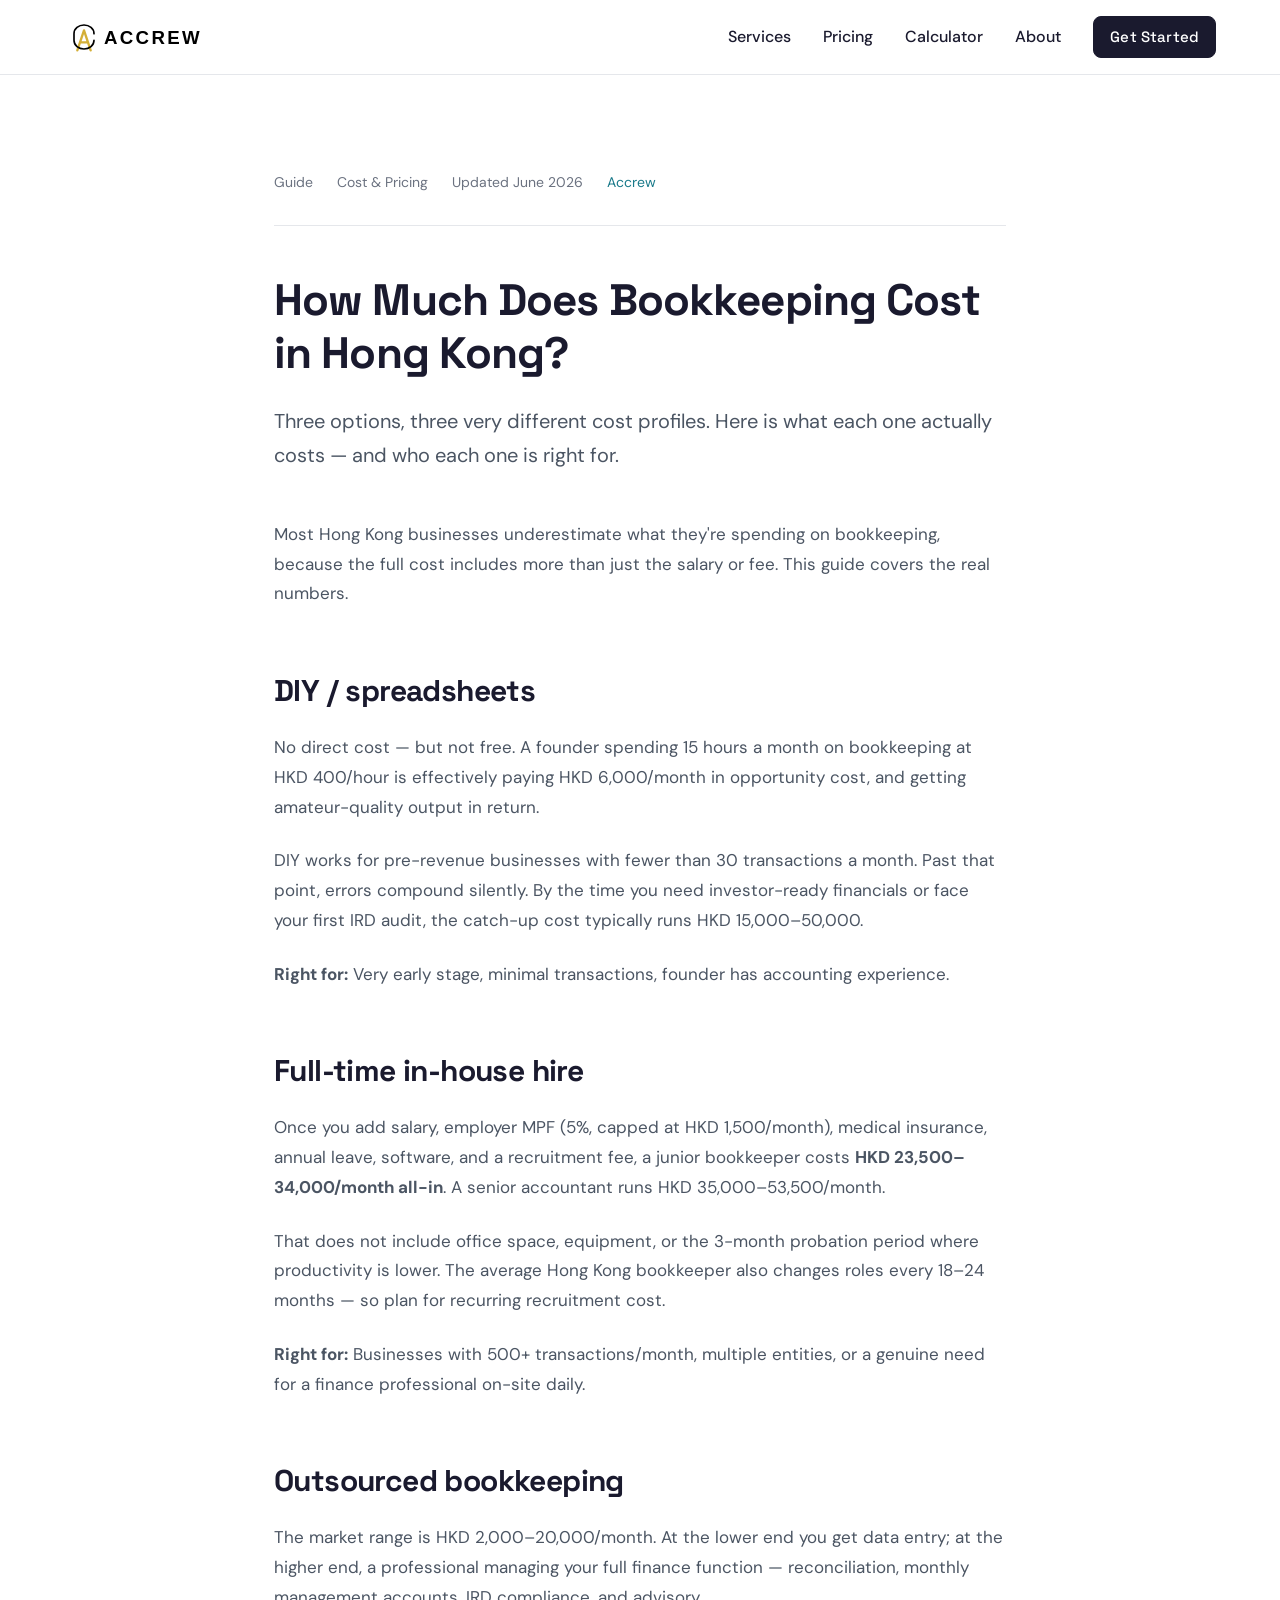
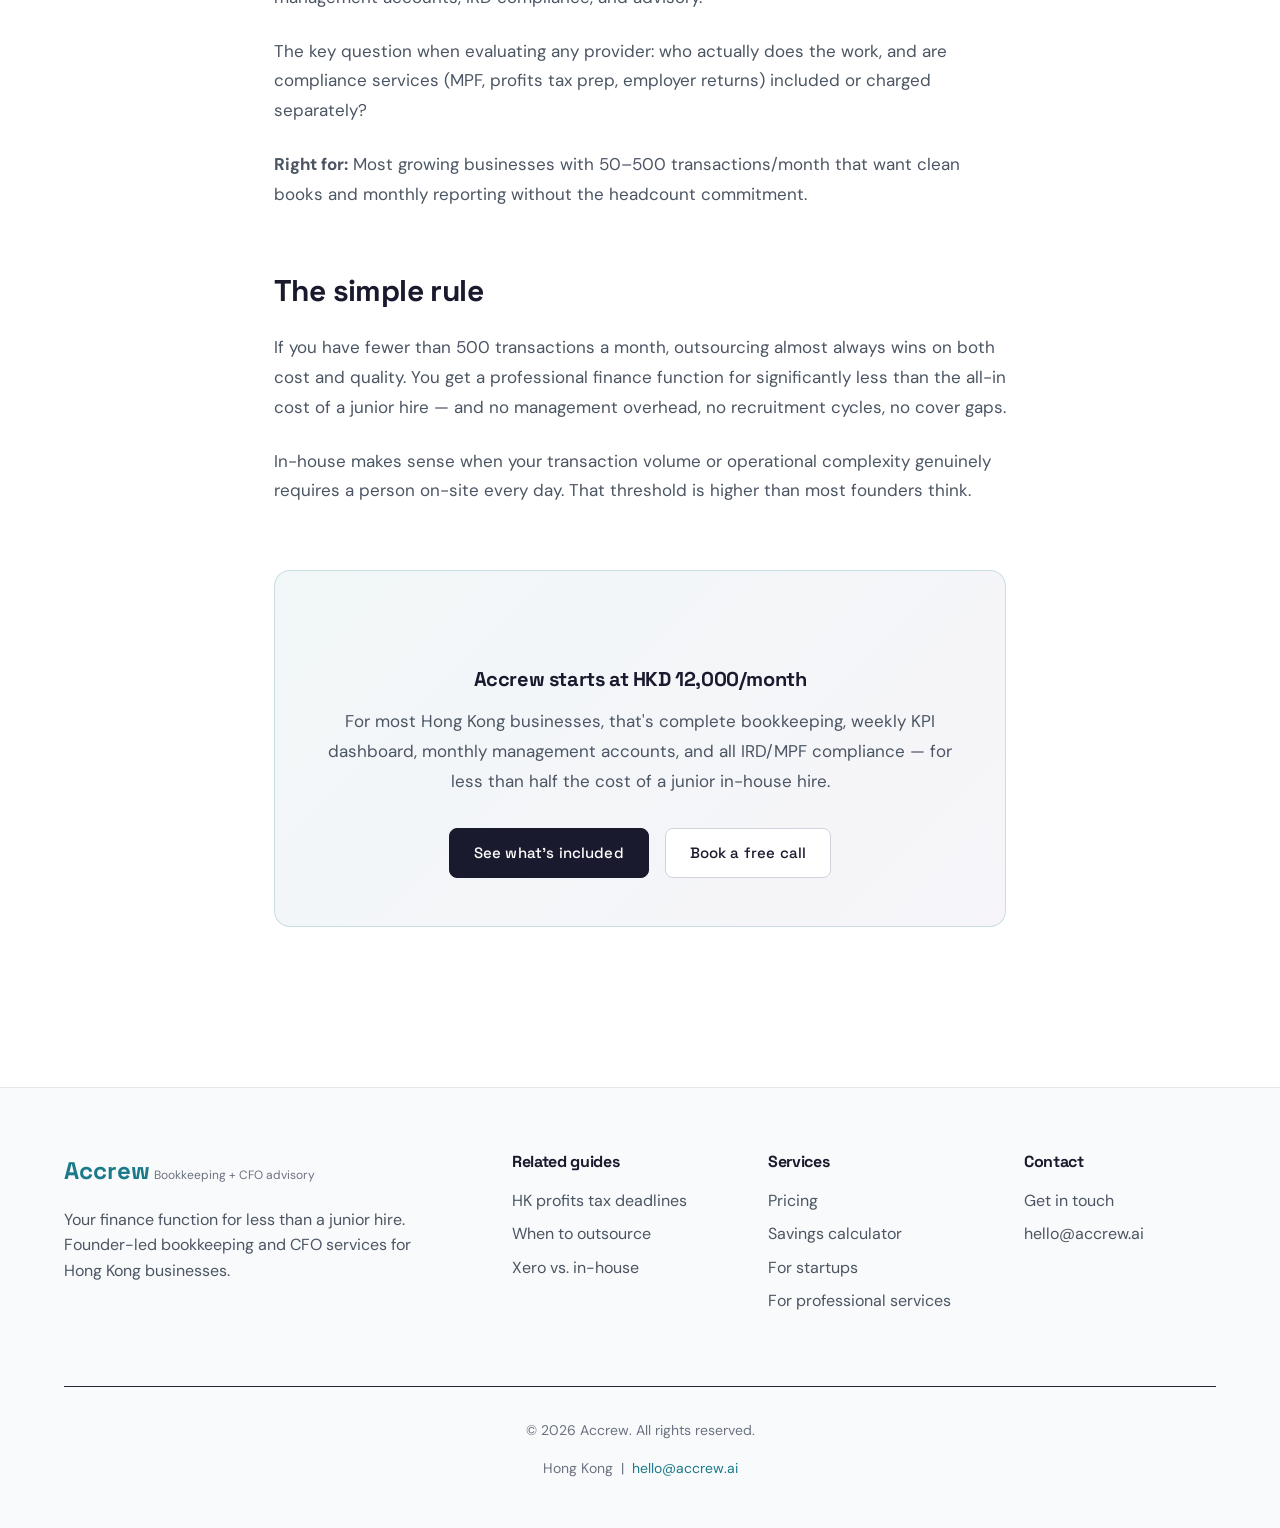
<file: guides/hk-bookkeeping-cost.html>
<!DOCTYPE html>
<html lang="en">
<head>
    <meta charset="UTF-8">
    <meta name="viewport" content="width=device-width, initial-scale=1.0">

    <title>How Much Does Bookkeeping Cost in Hong Kong? (2026 Guide) | Accrew</title>
    <meta name="description" content="A transparent breakdown of what Hong Kong businesses actually pay for bookkeeping — full-time hire vs. part-time vs. outsourced. Includes real HKD salary data and total cost of ownership.">

    <meta property="og:type" content="article">
    <meta property="og:url" content="https://accrew.ai/guides/hk-bookkeeping-cost.html">
    <meta property="og:title" content="How Much Does Bookkeeping Cost in Hong Kong? (2026 Guide)">
    <meta property="og:description" content="Full-time hire vs. part-time vs. outsourced: a transparent breakdown of what Hong Kong businesses actually pay for bookkeeping.">
    <meta property="og:site_name" content="Accrew">

    <link rel="canonical" href="https://accrew.ai/guides/hk-bookkeeping-cost.html">

    <link rel="preconnect" href="https://fonts.googleapis.com">
    <link rel="preconnect" href="https://fonts.gstatic.com" crossorigin>
    <link href="https://fonts.googleapis.com/css2?family=Space+Grotesk:wght@400;500;600;700&family=DM+Sans:opsz,wght@9..40,400;9..40,500;9..40,600;9..40,700&display=swap" rel="stylesheet">
    <link rel="stylesheet" href="../css/style.css">
    <link rel="icon" type="image/svg+xml" href="../favicon.svg">
</head>
<body>

    <nav class="nav">
        <div class="container nav-container">
            <a href="../index.html" class="logo">
                <img src="../logo.svg" alt="Accrew" class="logo-image" height="40">
            </a>
            <ul class="nav-menu" id="navMenu">
                <li><a href="../index.html#services" class="nav-link">Services</a></li>
                <li><a href="../index.html#pricing" class="nav-link">Pricing</a></li>
                <li><a href="../index.html#calculator" class="nav-link">Calculator</a></li>
                <li><a href="../about.html" class="nav-link">About</a></li>
                <li><a href="../index.html#contact" class="btn btn-primary btn-small">Get Started</a></li>
            </ul>
            <button class="nav-toggle" id="navToggle" aria-label="Toggle navigation">
                <span></span><span></span><span></span>
            </button>
        </div>
    </nav>

    <main>
        <div class="guide-article">

            <div class="guide-meta">
                <span>Guide</span>
                <span>Cost &amp; Pricing</span>
                <span>Updated June 2026</span>
                <span><a href="../index.html">Accrew</a></span>
            </div>

            <h1>How Much Does Bookkeeping Cost in Hong Kong?</h1>
            <p style="font-size: 1.25rem; color: var(--text-secondary); line-height: 1.7; margin-bottom: var(--spacing-xl);">Three options, three very different cost profiles. Here is what each one actually costs — and who each one is right for.</p>

            <p>Most Hong Kong businesses underestimate what they're spending on bookkeeping, because the full cost includes more than just the salary or fee. This guide covers the real numbers.</p>

            <h2 id="diy">DIY / spreadsheets</h2>

            <p>No direct cost — but not free. A founder spending 15 hours a month on bookkeeping at HKD 400/hour is effectively paying HKD 6,000/month in opportunity cost, and getting amateur-quality output in return.</p>

            <p>DIY works for pre-revenue businesses with fewer than 30 transactions a month. Past that point, errors compound silently. By the time you need investor-ready financials or face your first IRD audit, the catch-up cost typically runs HKD 15,000–50,000.</p>

            <p><strong>Right for:</strong> Very early stage, minimal transactions, founder has accounting experience.</p>

            <h2 id="fulltime">Full-time in-house hire</h2>

            <p>Once you add salary, employer MPF (5%, capped at HKD 1,500/month), medical insurance, annual leave, software, and a recruitment fee, a junior bookkeeper costs <strong>HKD 23,500–34,000/month all-in</strong>. A senior accountant runs HKD 35,000–53,500/month.</p>

            <p>That does not include office space, equipment, or the 3-month probation period where productivity is lower. The average Hong Kong bookkeeper also changes roles every 18–24 months — so plan for recurring recruitment cost.</p>

            <p><strong>Right for:</strong> Businesses with 500+ transactions/month, multiple entities, or a genuine need for a finance professional on-site daily.</p>

            <h2 id="outsourced">Outsourced bookkeeping</h2>

            <p>The market range is HKD 2,000–20,000/month. At the lower end you get data entry; at the higher end, a professional managing your full finance function — reconciliation, monthly management accounts, IRD compliance, and advisory.</p>

            <p>The key question when evaluating any provider: who actually does the work, and are compliance services (MPF, profits tax prep, employer returns) included or charged separately?</p>

            <p><strong>Right for:</strong> Most growing businesses with 50–500 transactions/month that want clean books and monthly reporting without the headcount commitment.</p>

            <h2 id="how-to-decide">The simple rule</h2>

            <p>If you have fewer than 500 transactions a month, outsourcing almost always wins on both cost and quality. You get a professional finance function for significantly less than the all-in cost of a junior hire — and no management overhead, no recruitment cycles, no cover gaps.</p>

            <p>In-house makes sense when your transaction volume or operational complexity genuinely requires a person on-site every day. That threshold is higher than most founders think.</p>

            <div class="guide-cta-box">
                <h3>Accrew starts at HKD 12,000/month</h3>
                <p>For most Hong Kong businesses, that's complete bookkeeping, weekly KPI dashboard, monthly management accounts, and all IRD/MPF compliance — for less than half the cost of a junior in-house hire.</p>
                <a href="../index.html#pricing" class="btn btn-primary" style="margin-right: 0.75rem;">See what's included</a>
                <a href="https://calendly.com/hireaccrew/30min" target="_blank" class="btn btn-secondary">Book a free call</a>
            </div>

        </div>
    </main>

    <footer class="footer">
        <div class="container">
            <div class="footer-grid">
                <div class="footer-col">
                    <div class="footer-logo">
                        <span class="logo-text">Accrew</span>
                        <span class="logo-tagline">Bookkeeping + CFO advisory</span>
                    </div>
                    <p class="footer-description">Your finance function for less than a junior hire. Founder-led bookkeeping and CFO services for Hong Kong businesses.</p>
                </div>
                <div class="footer-col">
                    <h4>Related guides</h4>
                    <ul>
                        <li><a href="hk-profits-tax.html">HK profits tax deadlines</a></li>
                        <li><a href="when-to-outsource.html">When to outsource</a></li>
                        <li><a href="xero-vs-inhouse.html">Xero vs. in-house</a></li>
                    </ul>
                </div>
                <div class="footer-col">
                    <h4>Services</h4>
                    <ul>
                        <li><a href="../index.html#pricing">Pricing</a></li>
                        <li><a href="../index.html#calculator">Savings calculator</a></li>
                        <li><a href="../startups.html">For startups</a></li>
                        <li><a href="../professional-services.html">For professional services</a></li>
                    </ul>
                </div>
                <div class="footer-col">
                    <h4>Contact</h4>
                    <ul>
                        <li><a href="../index.html#contact">Get in touch</a></li>
                        <li><a href="mailto:hello@accrew.ai">hello@accrew.ai</a></li>
                    </ul>
                </div>
            </div>
            <div class="footer-bottom">
                <p>&copy; 2026 Accrew. All rights reserved.</p>
                <p>Hong Kong &nbsp;|&nbsp; <a href="mailto:hello@accrew.ai">hello@accrew.ai</a></p>
            </div>
        </div>
    </footer>

    <script src="../js/main.js"></script>
</body>
</html>
</file>
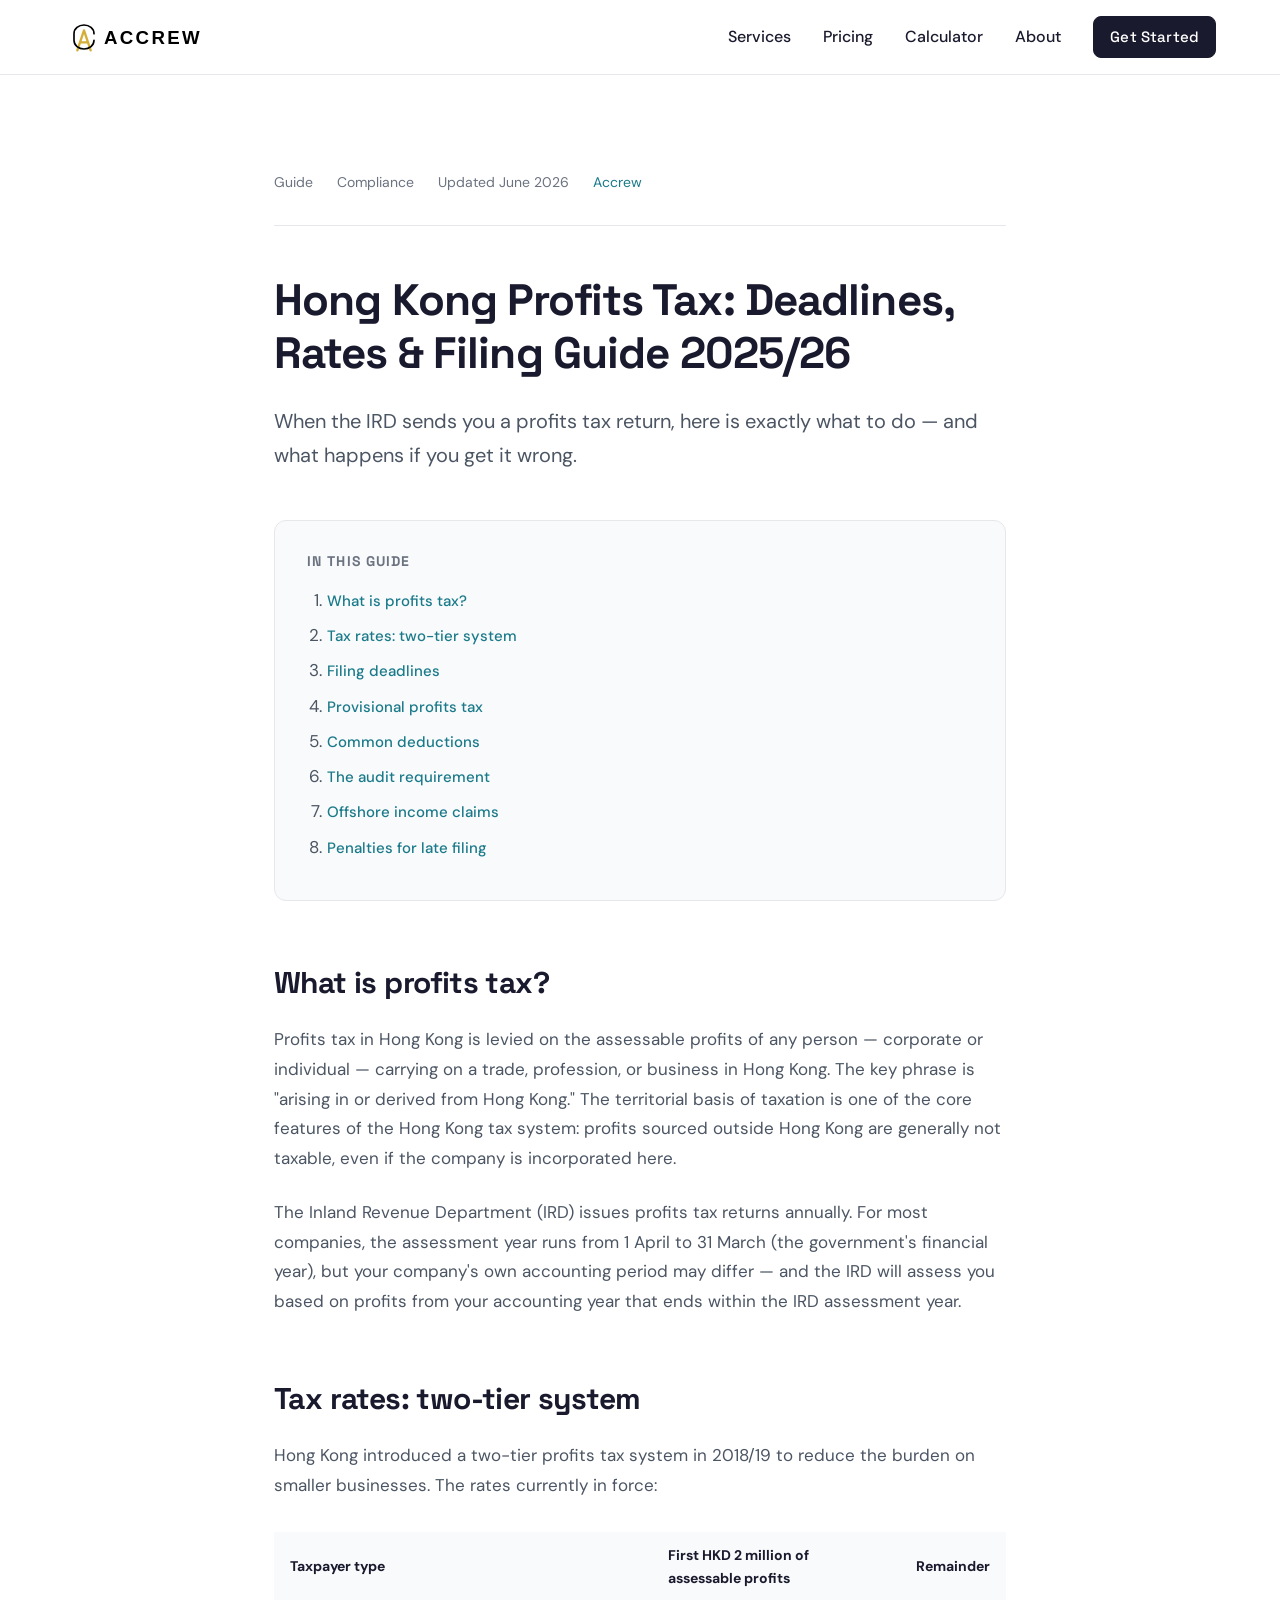
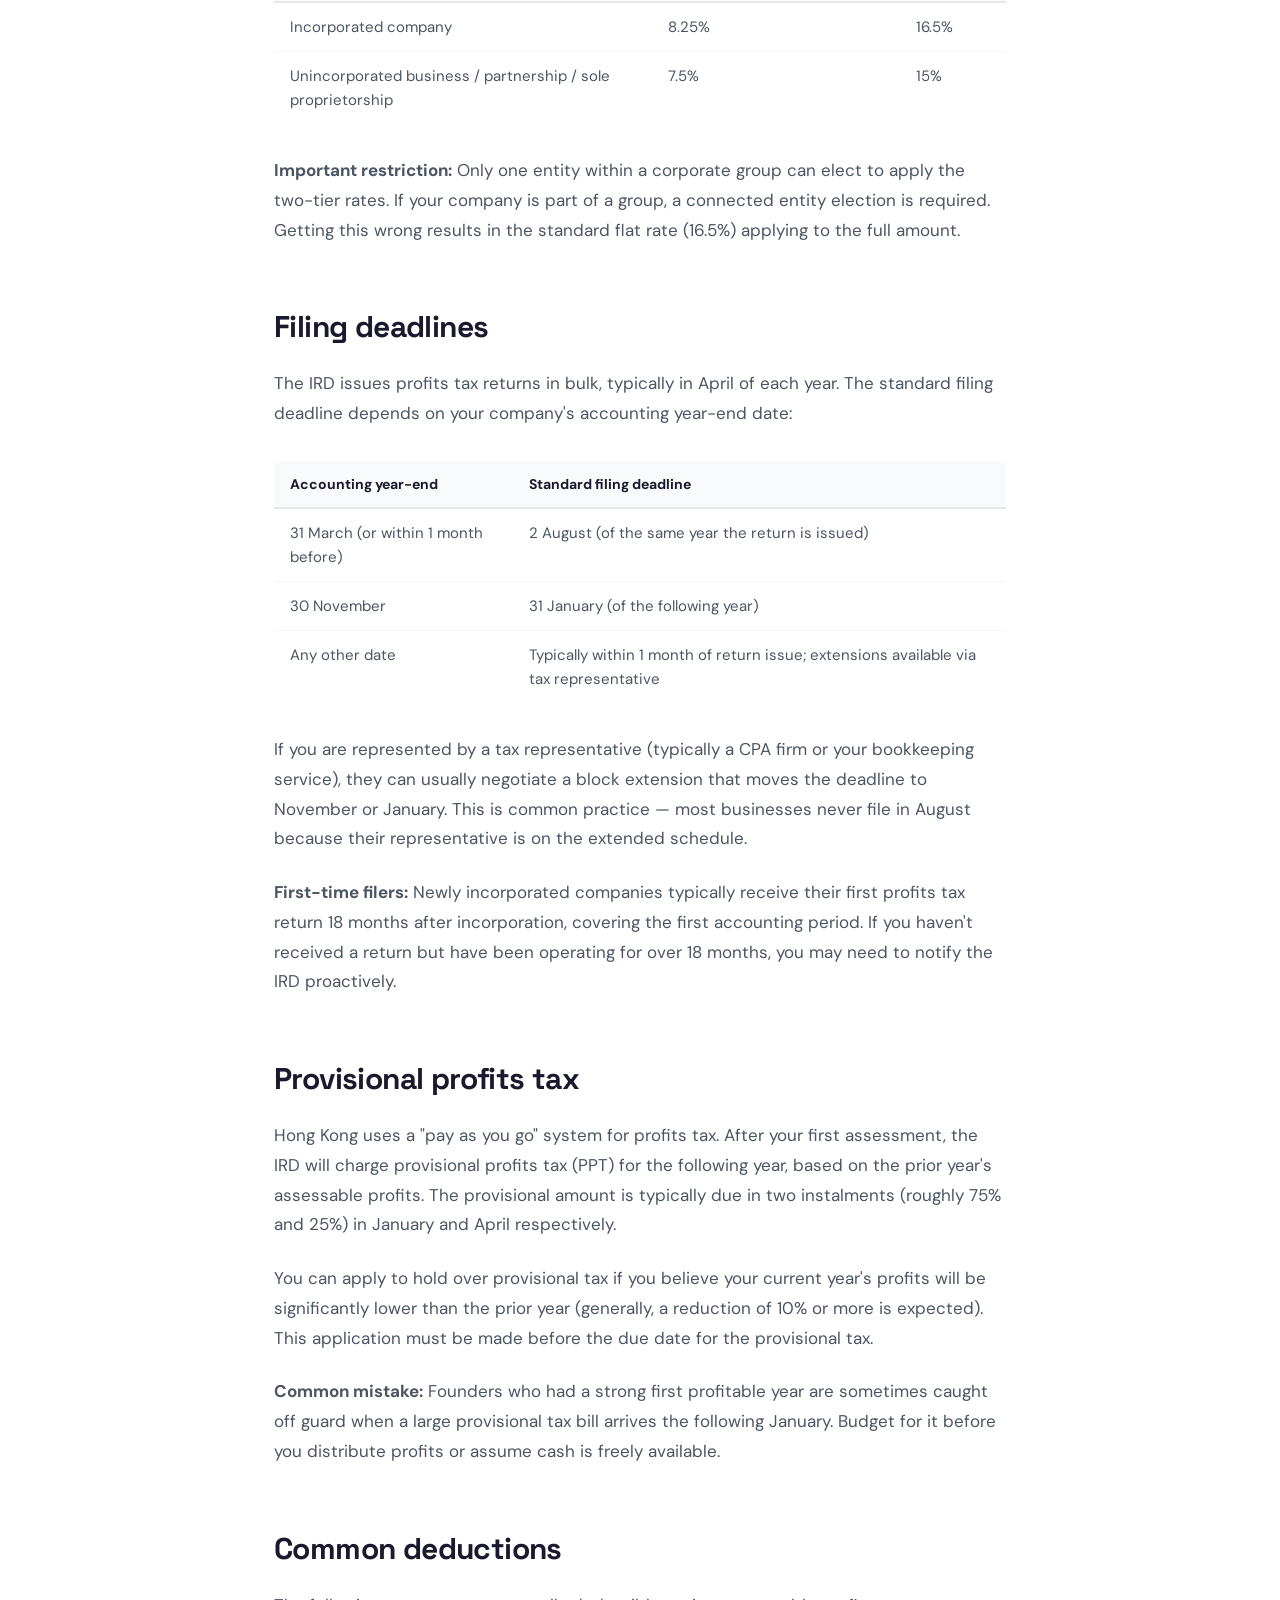
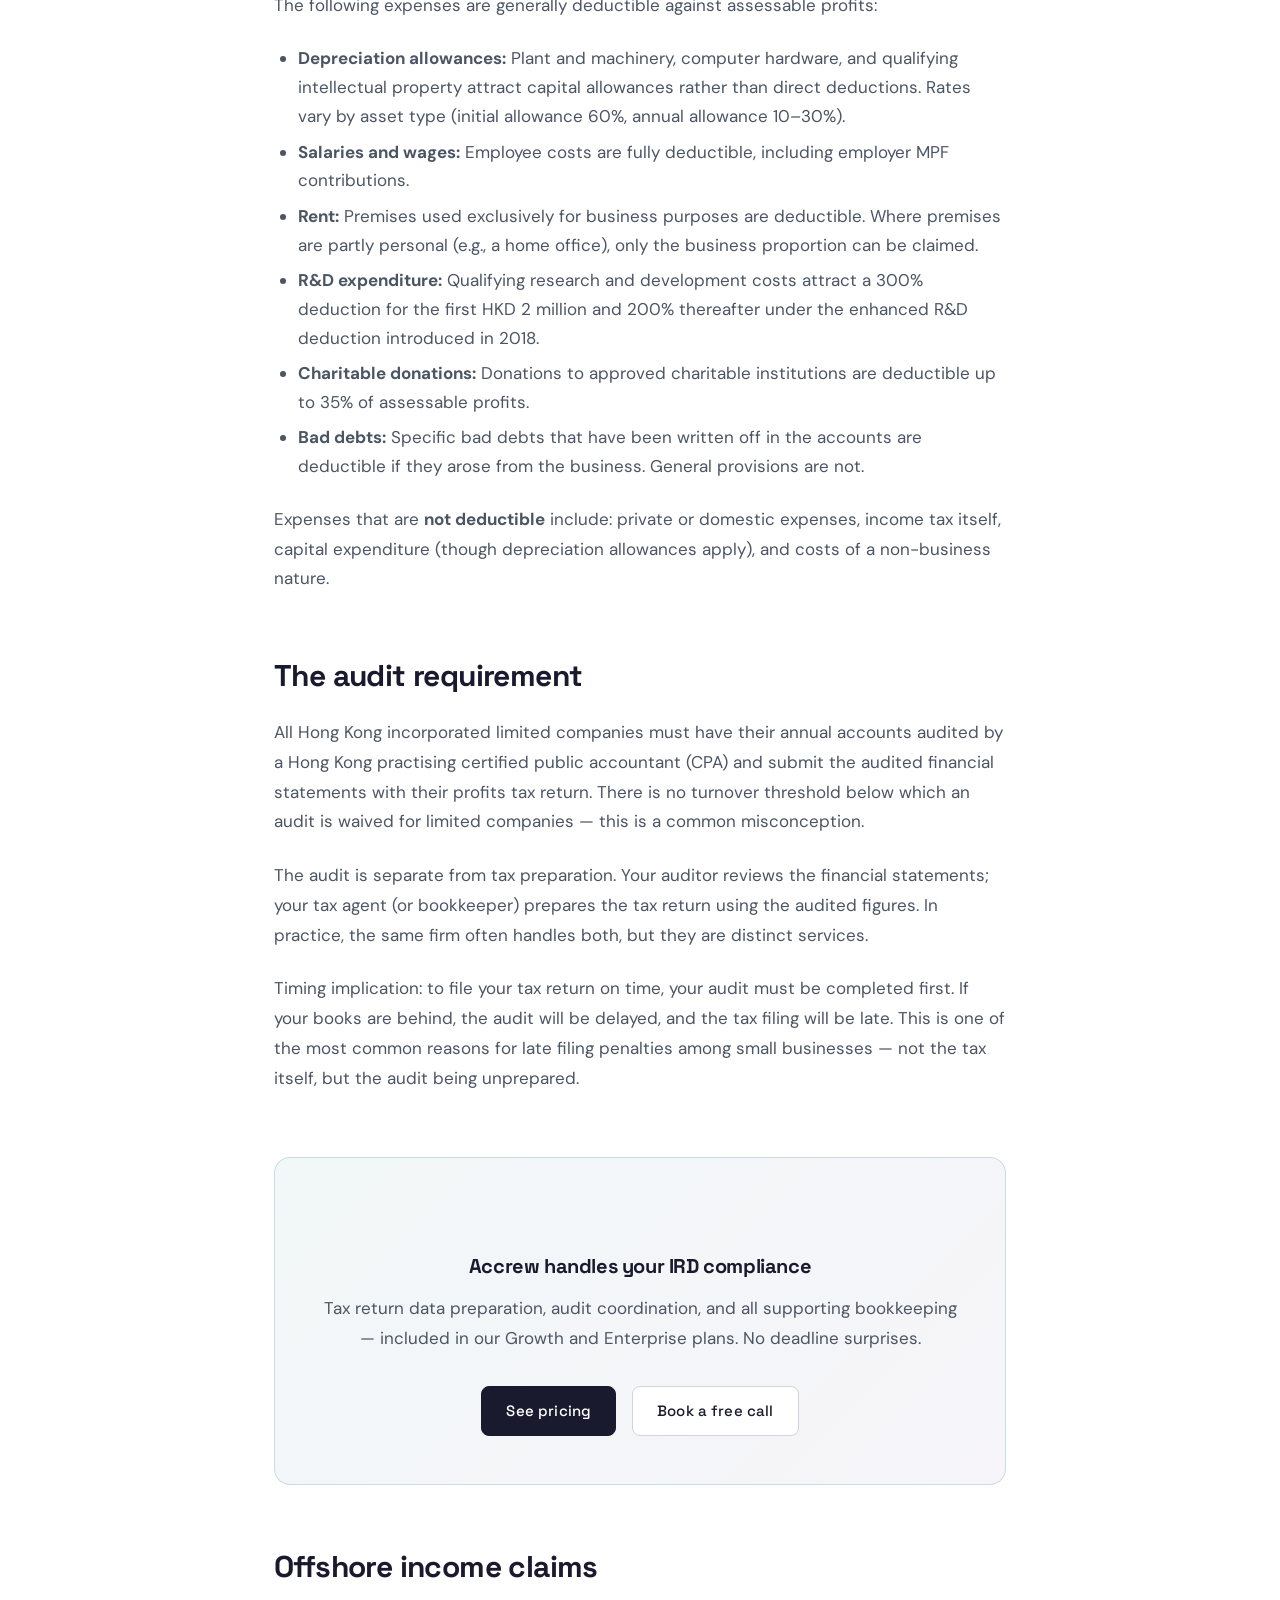
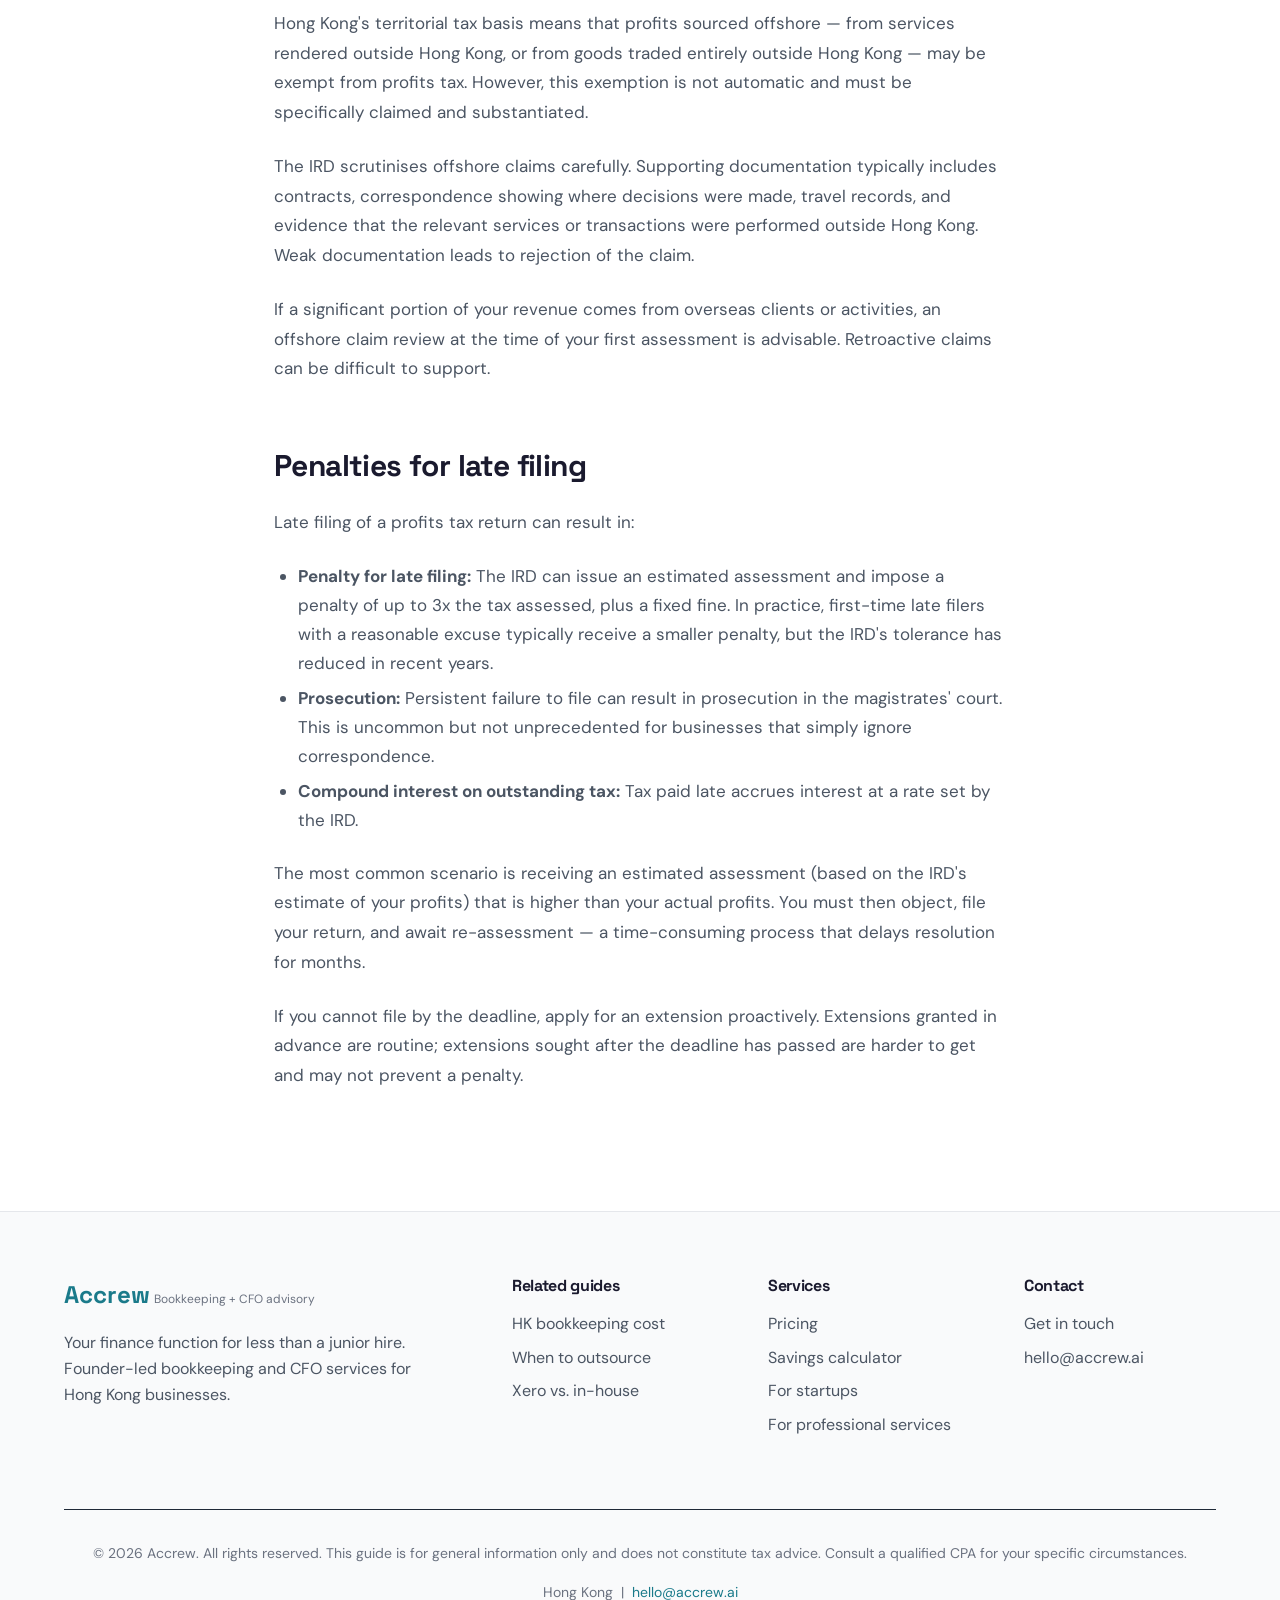
<file: guides/hk-profits-tax.html>
<!DOCTYPE html>
<html lang="en">
<head>
    <meta charset="UTF-8">
    <meta name="viewport" content="width=device-width, initial-scale=1.0">

    <title>Hong Kong Profits Tax: Deadlines, Rates & Filing Guide 2025/26 | Accrew</title>
    <meta name="description" content="When the IRD sends you a profits tax return, here is exactly what to do. Two-tier tax rates, assessment deadlines, common deductions, and how to avoid the mistakes that cost money.">

    <meta property="og:type" content="article">
    <meta property="og:url" content="https://accrew.ai/guides/hk-profits-tax.html">
    <meta property="og:title" content="Hong Kong Profits Tax: Deadlines, Rates & Filing Guide 2025/26">
    <meta property="og:description" content="IRD profits tax deadlines, two-tier rates, deductions, and filing requirements for Hong Kong businesses in 2025/26.">
    <meta property="og:site_name" content="Accrew">

    <link rel="canonical" href="https://accrew.ai/guides/hk-profits-tax.html">

    <link rel="preconnect" href="https://fonts.googleapis.com">
    <link rel="preconnect" href="https://fonts.gstatic.com" crossorigin>
    <link href="https://fonts.googleapis.com/css2?family=Space+Grotesk:wght@400;500;600;700&family=DM+Sans:opsz,wght@9..40,400;9..40,500;9..40,600;9..40,700&display=swap" rel="stylesheet">
    <link rel="stylesheet" href="../css/style.css">
    <link rel="icon" type="image/svg+xml" href="../favicon.svg">
</head>
<body>

    <nav class="nav">
        <div class="container nav-container">
            <a href="../index.html" class="logo">
                <img src="../logo.svg" alt="Accrew" class="logo-image" height="40">
            </a>
            <ul class="nav-menu" id="navMenu">
                <li><a href="../index.html#services" class="nav-link">Services</a></li>
                <li><a href="../index.html#pricing" class="nav-link">Pricing</a></li>
                <li><a href="../index.html#calculator" class="nav-link">Calculator</a></li>
                <li><a href="../about.html" class="nav-link">About</a></li>
                <li><a href="../index.html#contact" class="btn btn-primary btn-small">Get Started</a></li>
            </ul>
            <button class="nav-toggle" id="navToggle" aria-label="Toggle navigation">
                <span></span><span></span><span></span>
            </button>
        </div>
    </nav>

    <main>
        <div class="guide-article">

            <div class="guide-meta">
                <span>Guide</span>
                <span>Compliance</span>
                <span>Updated June 2026</span>
                <span><a href="../index.html">Accrew</a></span>
            </div>

            <h1>Hong Kong Profits Tax: Deadlines, Rates &amp; Filing Guide 2025/26</h1>
            <p style="font-size: 1.25rem; color: var(--text-secondary); line-height: 1.7; margin-bottom: var(--spacing-xl);">When the IRD sends you a profits tax return, here is exactly what to do — and what happens if you get it wrong.</p>

            <div class="guide-toc">
                <h4>In this guide</h4>
                <ol>
                    <li><a href="#overview">What is profits tax?</a></li>
                    <li><a href="#rates">Tax rates: two-tier system</a></li>
                    <li><a href="#deadlines">Filing deadlines</a></li>
                    <li><a href="#provisional">Provisional profits tax</a></li>
                    <li><a href="#deductions">Common deductions</a></li>
                    <li><a href="#audit">The audit requirement</a></li>
                    <li><a href="#offshore">Offshore income claims</a></li>
                    <li><a href="#penalties">Penalties for late filing</a></li>
                </ol>
            </div>

            <h2 id="overview">What is profits tax?</h2>

            <p>Profits tax in Hong Kong is levied on the assessable profits of any person — corporate or individual — carrying on a trade, profession, or business in Hong Kong. The key phrase is "arising in or derived from Hong Kong." The territorial basis of taxation is one of the core features of the Hong Kong tax system: profits sourced outside Hong Kong are generally not taxable, even if the company is incorporated here.</p>

            <p>The Inland Revenue Department (IRD) issues profits tax returns annually. For most companies, the assessment year runs from 1 April to 31 March (the government's financial year), but your company's own accounting period may differ — and the IRD will assess you based on profits from your accounting year that ends within the IRD assessment year.</p>

            <h2 id="rates">Tax rates: two-tier system</h2>

            <p>Hong Kong introduced a two-tier profits tax system in 2018/19 to reduce the burden on smaller businesses. The rates currently in force:</p>

            <table class="data-table">
                <thead>
                    <tr>
                        <th>Taxpayer type</th>
                        <th>First HKD 2 million of assessable profits</th>
                        <th>Remainder</th>
                    </tr>
                </thead>
                <tbody>
                    <tr>
                        <td>Incorporated company</td>
                        <td>8.25%</td>
                        <td>16.5%</td>
                    </tr>
                    <tr>
                        <td>Unincorporated business / partnership / sole proprietorship</td>
                        <td>7.5%</td>
                        <td>15%</td>
                    </tr>
                </tbody>
            </table>

            <p><strong>Important restriction:</strong> Only one entity within a corporate group can elect to apply the two-tier rates. If your company is part of a group, a connected entity election is required. Getting this wrong results in the standard flat rate (16.5%) applying to the full amount.</p>

            <h2 id="deadlines">Filing deadlines</h2>

            <p>The IRD issues profits tax returns in bulk, typically in April of each year. The standard filing deadline depends on your company's accounting year-end date:</p>

            <table class="data-table">
                <thead>
                    <tr>
                        <th>Accounting year-end</th>
                        <th>Standard filing deadline</th>
                    </tr>
                </thead>
                <tbody>
                    <tr>
                        <td>31 March (or within 1 month before)</td>
                        <td>2 August (of the same year the return is issued)</td>
                    </tr>
                    <tr>
                        <td>30 November</td>
                        <td>31 January (of the following year)</td>
                    </tr>
                    <tr>
                        <td>Any other date</td>
                        <td>Typically within 1 month of return issue; extensions available via tax representative</td>
                    </tr>
                </tbody>
            </table>

            <p>If you are represented by a tax representative (typically a CPA firm or your bookkeeping service), they can usually negotiate a block extension that moves the deadline to November or January. This is common practice — most businesses never file in August because their representative is on the extended schedule.</p>

            <p><strong>First-time filers:</strong> Newly incorporated companies typically receive their first profits tax return 18 months after incorporation, covering the first accounting period. If you haven't received a return but have been operating for over 18 months, you may need to notify the IRD proactively.</p>

            <h2 id="provisional">Provisional profits tax</h2>

            <p>Hong Kong uses a "pay as you go" system for profits tax. After your first assessment, the IRD will charge provisional profits tax (PPT) for the following year, based on the prior year's assessable profits. The provisional amount is typically due in two instalments (roughly 75% and 25%) in January and April respectively.</p>

            <p>You can apply to hold over provisional tax if you believe your current year's profits will be significantly lower than the prior year (generally, a reduction of 10% or more is expected). This application must be made before the due date for the provisional tax.</p>

            <p><strong>Common mistake:</strong> Founders who had a strong first profitable year are sometimes caught off guard when a large provisional tax bill arrives the following January. Budget for it before you distribute profits or assume cash is freely available.</p>

            <h2 id="deductions">Common deductions</h2>

            <p>The following expenses are generally deductible against assessable profits:</p>

            <ul>
                <li><strong>Depreciation allowances:</strong> Plant and machinery, computer hardware, and qualifying intellectual property attract capital allowances rather than direct deductions. Rates vary by asset type (initial allowance 60%, annual allowance 10–30%).</li>
                <li><strong>Salaries and wages:</strong> Employee costs are fully deductible, including employer MPF contributions.</li>
                <li><strong>Rent:</strong> Premises used exclusively for business purposes are deductible. Where premises are partly personal (e.g., a home office), only the business proportion can be claimed.</li>
                <li><strong>R&D expenditure:</strong> Qualifying research and development costs attract a 300% deduction for the first HKD 2 million and 200% thereafter under the enhanced R&D deduction introduced in 2018.</li>
                <li><strong>Charitable donations:</strong> Donations to approved charitable institutions are deductible up to 35% of assessable profits.</li>
                <li><strong>Bad debts:</strong> Specific bad debts that have been written off in the accounts are deductible if they arose from the business. General provisions are not.</li>
            </ul>

            <p>Expenses that are <strong>not deductible</strong> include: private or domestic expenses, income tax itself, capital expenditure (though depreciation allowances apply), and costs of a non-business nature.</p>

            <h2 id="audit">The audit requirement</h2>

            <p>All Hong Kong incorporated limited companies must have their annual accounts audited by a Hong Kong practising certified public accountant (CPA) and submit the audited financial statements with their profits tax return. There is no turnover threshold below which an audit is waived for limited companies — this is a common misconception.</p>

            <p>The audit is separate from tax preparation. Your auditor reviews the financial statements; your tax agent (or bookkeeper) prepares the tax return using the audited figures. In practice, the same firm often handles both, but they are distinct services.</p>

            <p>Timing implication: to file your tax return on time, your audit must be completed first. If your books are behind, the audit will be delayed, and the tax filing will be late. This is one of the most common reasons for late filing penalties among small businesses — not the tax itself, but the audit being unprepared.</p>

            <div class="guide-cta-box">
                <h3>Accrew handles your IRD compliance</h3>
                <p>Tax return data preparation, audit coordination, and all supporting bookkeeping — included in our Growth and Enterprise plans. No deadline surprises.</p>
                <a href="../index.html#pricing" class="btn btn-primary" style="margin-right: 0.75rem;">See pricing</a>
                <a href="https://calendly.com/hireaccrew/30min" target="_blank" class="btn btn-secondary">Book a free call</a>
            </div>

            <h2 id="offshore">Offshore income claims</h2>

            <p>Hong Kong's territorial tax basis means that profits sourced offshore — from services rendered outside Hong Kong, or from goods traded entirely outside Hong Kong — may be exempt from profits tax. However, this exemption is not automatic and must be specifically claimed and substantiated.</p>

            <p>The IRD scrutinises offshore claims carefully. Supporting documentation typically includes contracts, correspondence showing where decisions were made, travel records, and evidence that the relevant services or transactions were performed outside Hong Kong. Weak documentation leads to rejection of the claim.</p>

            <p>If a significant portion of your revenue comes from overseas clients or activities, an offshore claim review at the time of your first assessment is advisable. Retroactive claims can be difficult to support.</p>

            <h2 id="penalties">Penalties for late filing</h2>

            <p>Late filing of a profits tax return can result in:</p>

            <ul>
                <li><strong>Penalty for late filing:</strong> The IRD can issue an estimated assessment and impose a penalty of up to 3x the tax assessed, plus a fixed fine. In practice, first-time late filers with a reasonable excuse typically receive a smaller penalty, but the IRD's tolerance has reduced in recent years.</li>
                <li><strong>Prosecution:</strong> Persistent failure to file can result in prosecution in the magistrates' court. This is uncommon but not unprecedented for businesses that simply ignore correspondence.</li>
                <li><strong>Compound interest on outstanding tax:</strong> Tax paid late accrues interest at a rate set by the IRD.</li>
            </ul>

            <p>The most common scenario is receiving an estimated assessment (based on the IRD's estimate of your profits) that is higher than your actual profits. You must then object, file your return, and await re-assessment — a time-consuming process that delays resolution for months.</p>

            <p>If you cannot file by the deadline, apply for an extension proactively. Extensions granted in advance are routine; extensions sought after the deadline has passed are harder to get and may not prevent a penalty.</p>

        </div>
    </main>

    <footer class="footer">
        <div class="container">
            <div class="footer-grid">
                <div class="footer-col">
                    <div class="footer-logo">
                        <span class="logo-text">Accrew</span>
                        <span class="logo-tagline">Bookkeeping + CFO advisory</span>
                    </div>
                    <p class="footer-description">Your finance function for less than a junior hire. Founder-led bookkeeping and CFO services for Hong Kong businesses.</p>
                </div>
                <div class="footer-col">
                    <h4>Related guides</h4>
                    <ul>
                        <li><a href="hk-bookkeeping-cost.html">HK bookkeeping cost</a></li>
                        <li><a href="when-to-outsource.html">When to outsource</a></li>
                        <li><a href="xero-vs-inhouse.html">Xero vs. in-house</a></li>
                    </ul>
                </div>
                <div class="footer-col">
                    <h4>Services</h4>
                    <ul>
                        <li><a href="../index.html#pricing">Pricing</a></li>
                        <li><a href="../index.html#calculator">Savings calculator</a></li>
                        <li><a href="../startups.html">For startups</a></li>
                        <li><a href="../professional-services.html">For professional services</a></li>
                    </ul>
                </div>
                <div class="footer-col">
                    <h4>Contact</h4>
                    <ul>
                        <li><a href="../index.html#contact">Get in touch</a></li>
                        <li><a href="mailto:hello@accrew.ai">hello@accrew.ai</a></li>
                    </ul>
                </div>
            </div>
            <div class="footer-bottom">
                <p>&copy; 2026 Accrew. All rights reserved. This guide is for general information only and does not constitute tax advice. Consult a qualified CPA for your specific circumstances.</p>
                <p>Hong Kong &nbsp;|&nbsp; <a href="mailto:hello@accrew.ai">hello@accrew.ai</a></p>
            </div>
        </div>
    </footer>

    <script src="../js/main.js"></script>
</body>
</html>
</file>
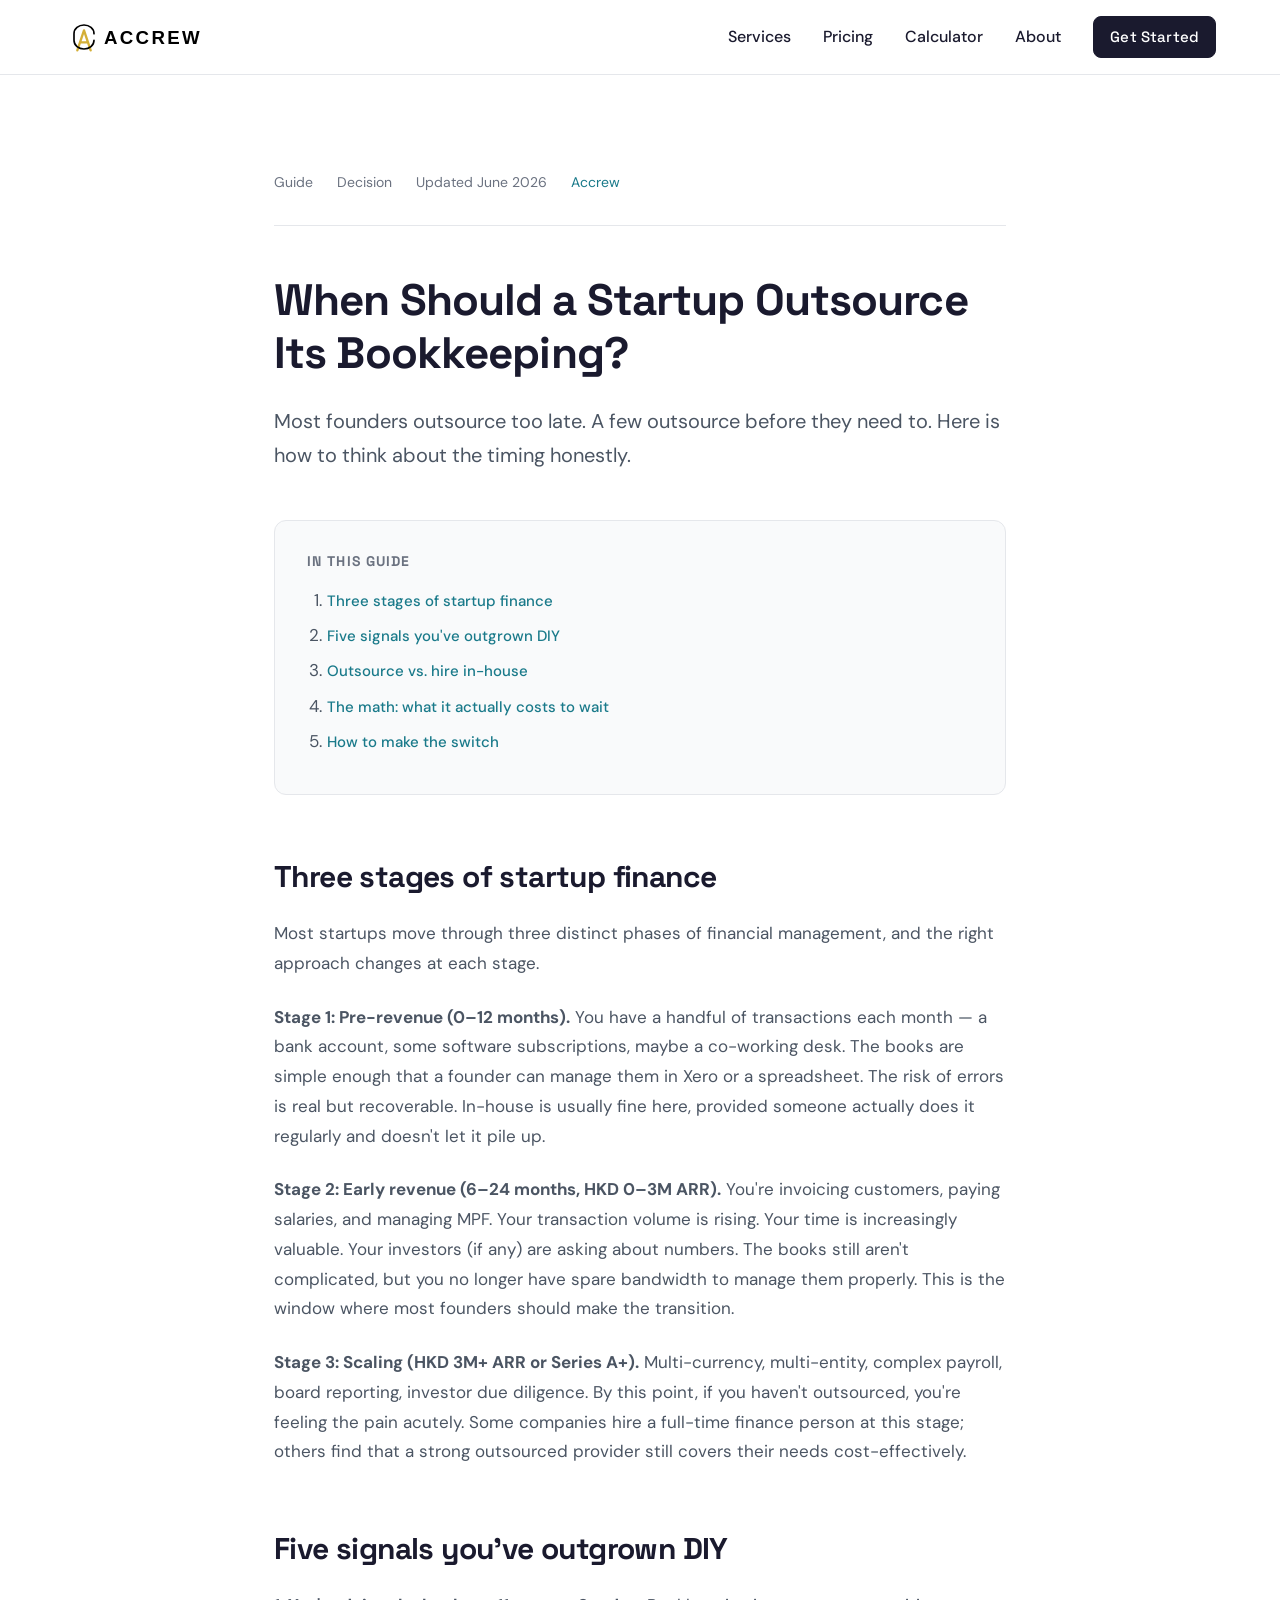
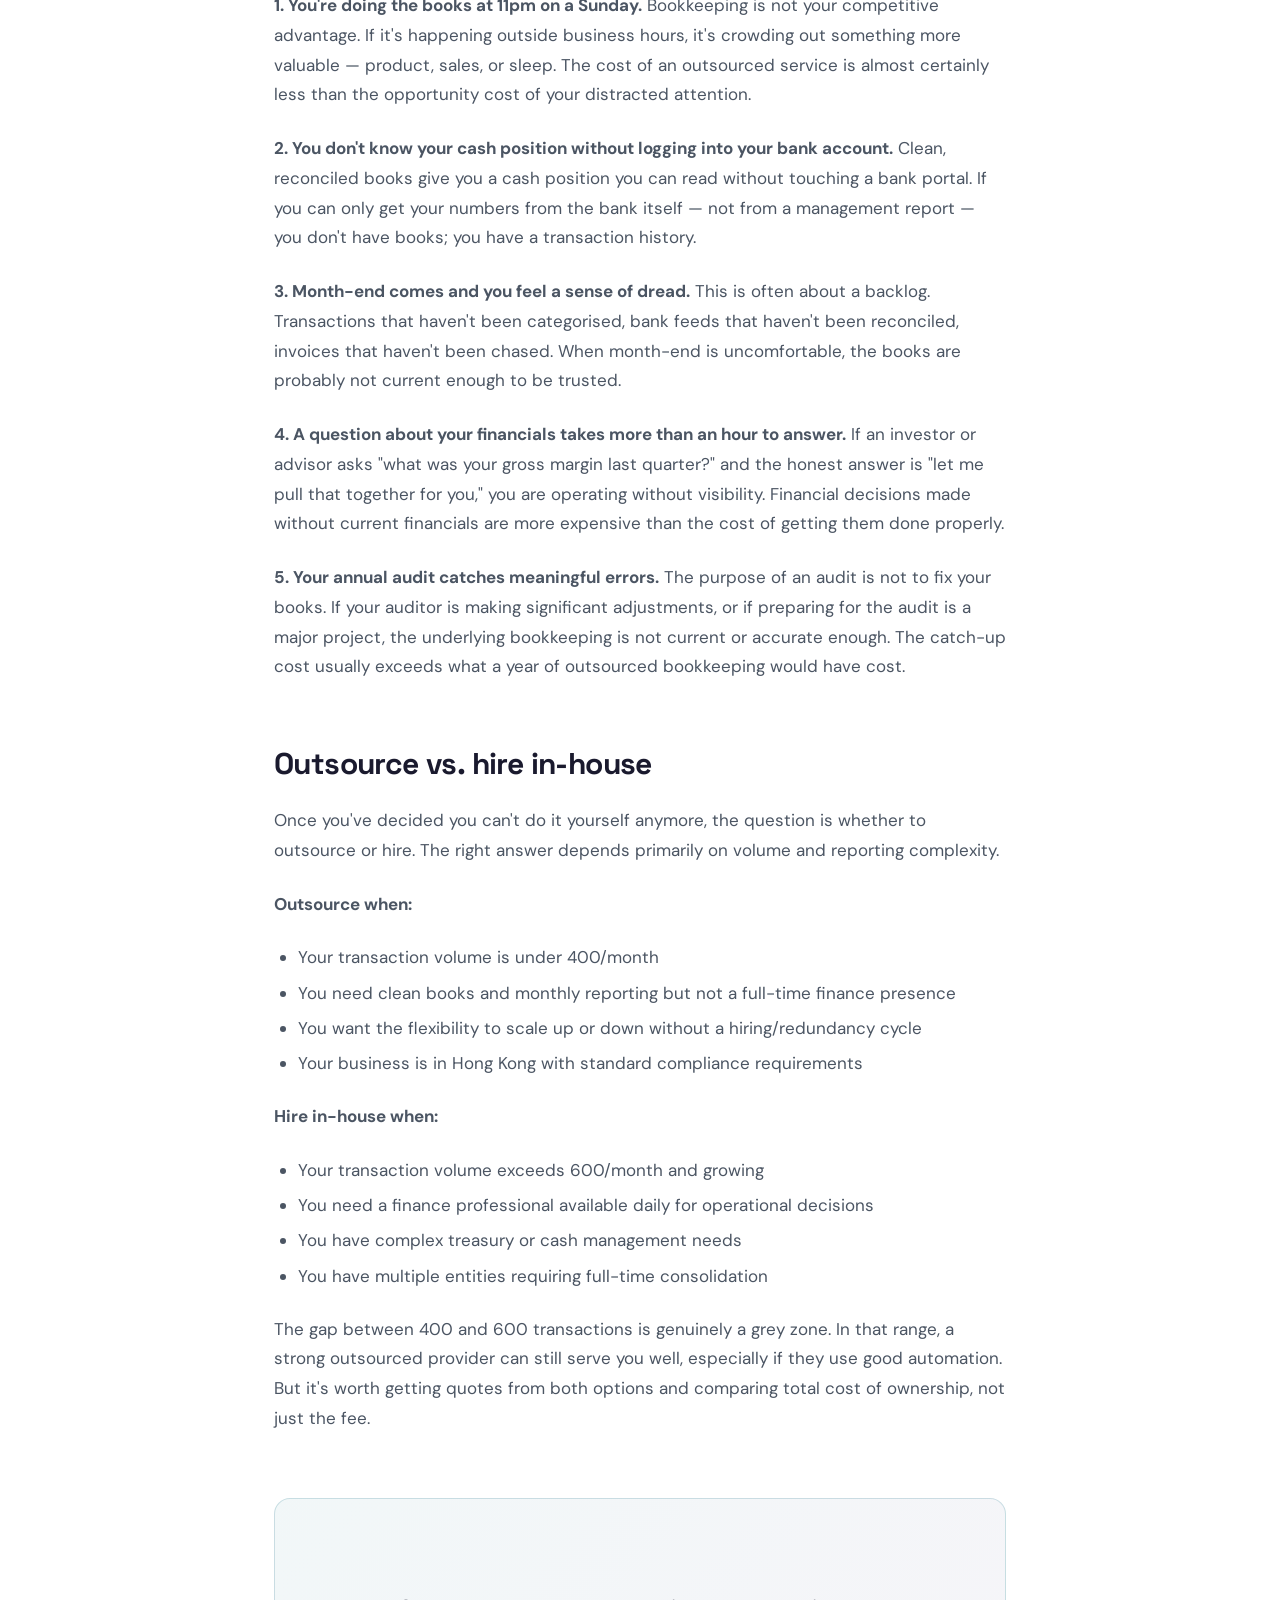
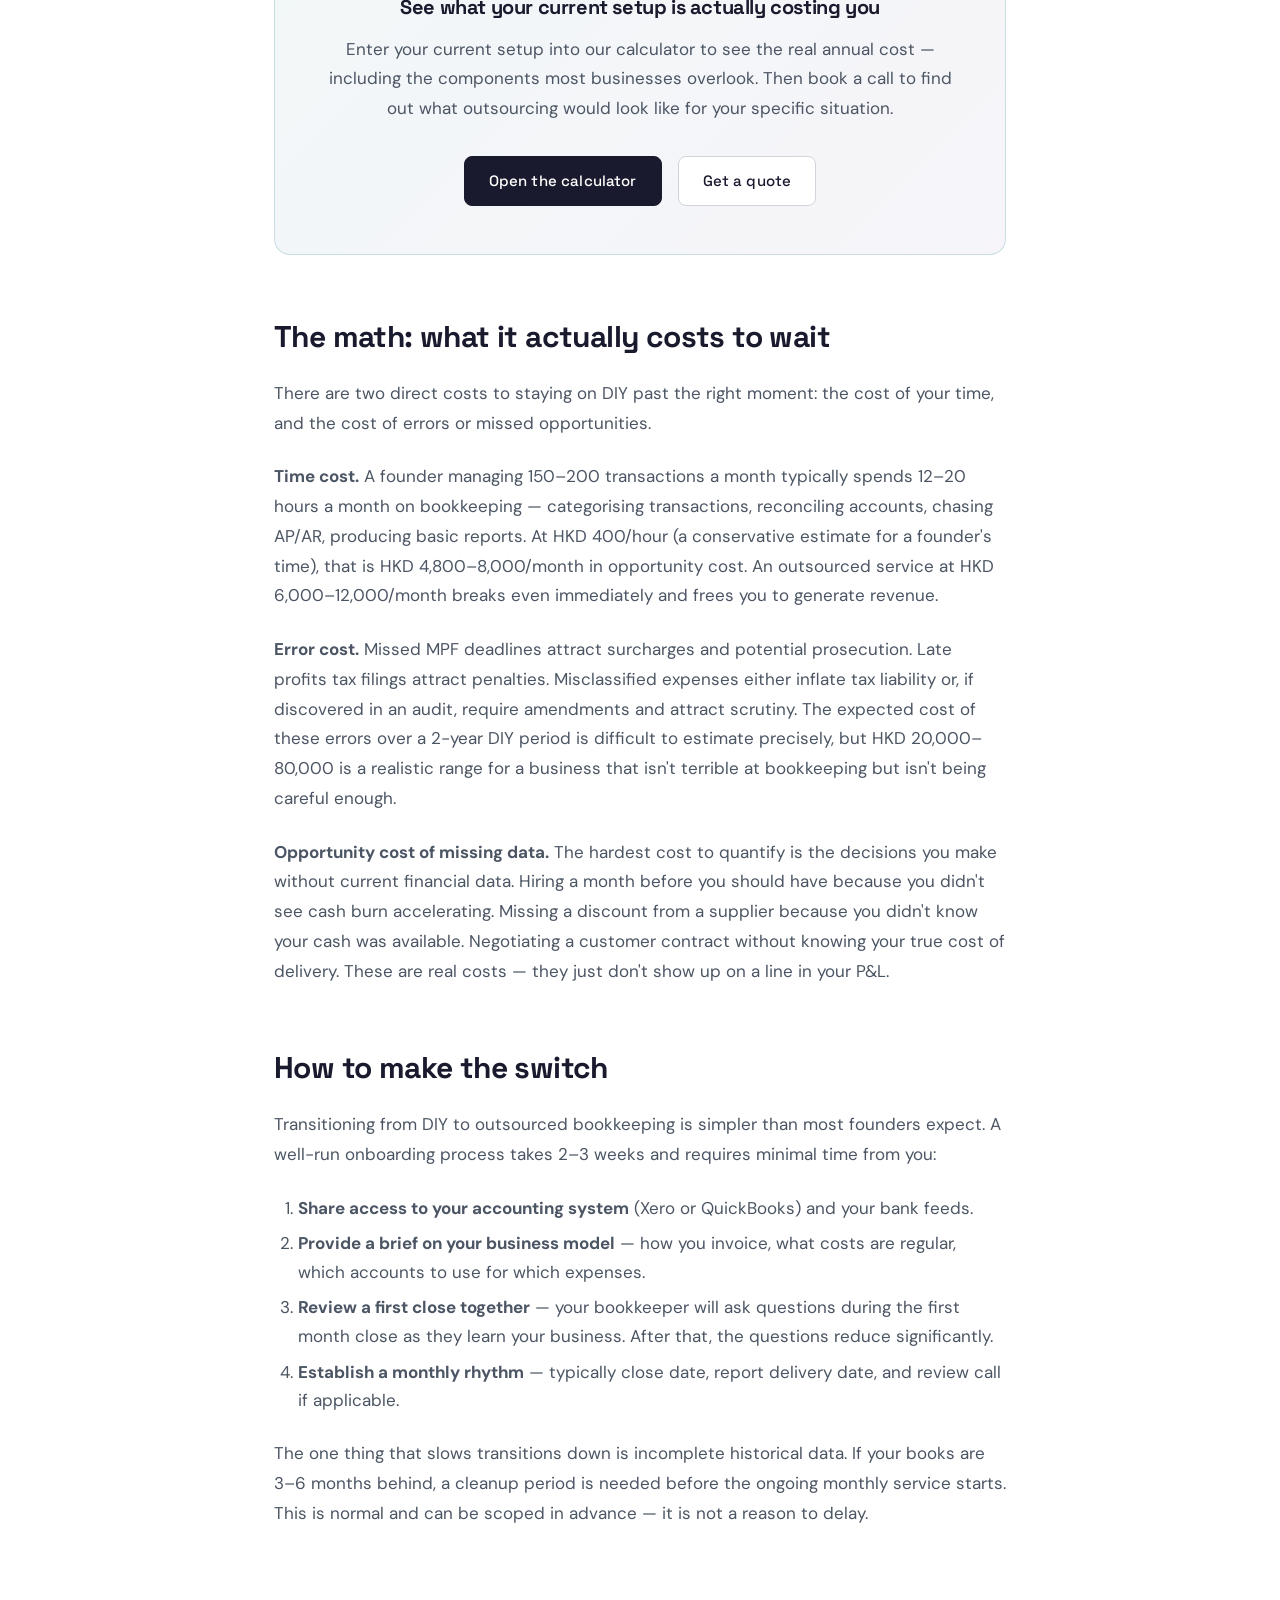
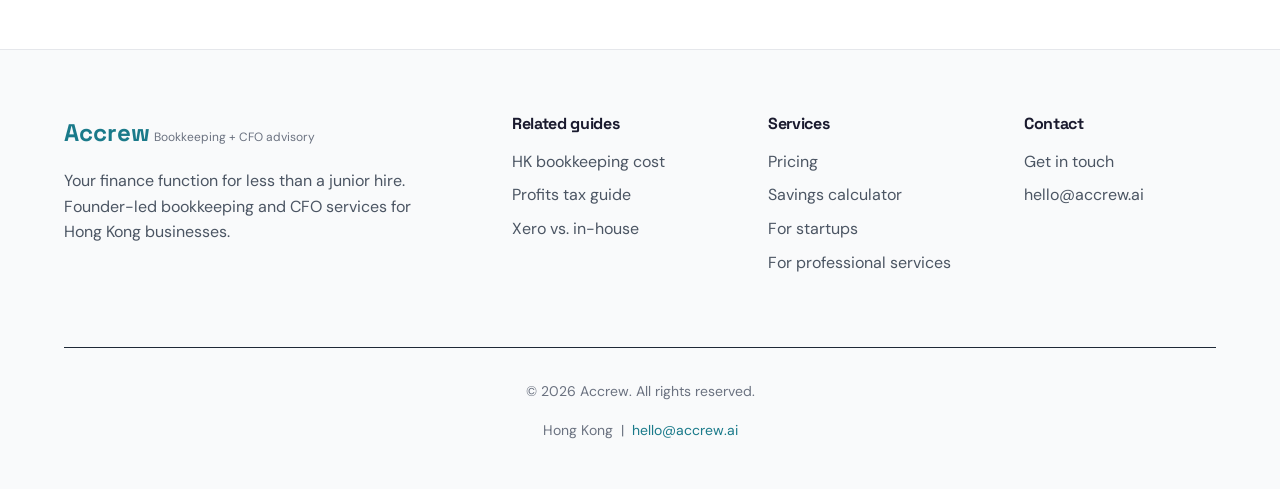
<file: guides/when-to-outsource.html>
<!DOCTYPE html>
<html lang="en">
<head>
    <meta charset="UTF-8">
    <meta name="viewport" content="width=device-width, initial-scale=1.0">

    <title>When Should a Startup Outsource Its Bookkeeping? | Accrew</title>
    <meta name="description" content="DIY until you're ready, or outsource from the start? The decision criteria that actually matter — and the warning signs that mean you've waited too long.">

    <meta property="og:type" content="article">
    <meta property="og:url" content="https://accrew.ai/guides/when-to-outsource.html">
    <meta property="og:title" content="When Should a Startup Outsource Its Bookkeeping?">
    <meta property="og:description" content="The decision criteria that actually matter — and the warning signs that mean you've already waited too long to outsource your bookkeeping.">
    <meta property="og:site_name" content="Accrew">

    <link rel="canonical" href="https://accrew.ai/guides/when-to-outsource.html">

    <link rel="preconnect" href="https://fonts.googleapis.com">
    <link rel="preconnect" href="https://fonts.gstatic.com" crossorigin>
    <link href="https://fonts.googleapis.com/css2?family=Space+Grotesk:wght@400;500;600;700&family=DM+Sans:opsz,wght@9..40,400;9..40,500;9..40,600;9..40,700&display=swap" rel="stylesheet">
    <link rel="stylesheet" href="../css/style.css">
    <link rel="icon" type="image/svg+xml" href="../favicon.svg">
</head>
<body>

    <nav class="nav">
        <div class="container nav-container">
            <a href="../index.html" class="logo">
                <img src="../logo.svg" alt="Accrew" class="logo-image" height="40">
            </a>
            <ul class="nav-menu" id="navMenu">
                <li><a href="../index.html#services" class="nav-link">Services</a></li>
                <li><a href="../index.html#pricing" class="nav-link">Pricing</a></li>
                <li><a href="../index.html#calculator" class="nav-link">Calculator</a></li>
                <li><a href="../about.html" class="nav-link">About</a></li>
                <li><a href="../index.html#contact" class="btn btn-primary btn-small">Get Started</a></li>
            </ul>
            <button class="nav-toggle" id="navToggle" aria-label="Toggle navigation">
                <span></span><span></span><span></span>
            </button>
        </div>
    </nav>

    <main>
        <div class="guide-article">

            <div class="guide-meta">
                <span>Guide</span>
                <span>Decision</span>
                <span>Updated June 2026</span>
                <span><a href="../index.html">Accrew</a></span>
            </div>

            <h1>When Should a Startup Outsource Its Bookkeeping?</h1>
            <p style="font-size: 1.25rem; color: var(--text-secondary); line-height: 1.7; margin-bottom: var(--spacing-xl);">Most founders outsource too late. A few outsource before they need to. Here is how to think about the timing honestly.</p>

            <div class="guide-toc">
                <h4>In this guide</h4>
                <ol>
                    <li><a href="#stages">Three stages of startup finance</a></li>
                    <li><a href="#signals">Five signals you've outgrown DIY</a></li>
                    <li><a href="#outsource-vs-hire">Outsource vs. hire in-house</a></li>
                    <li><a href="#cost">The math: what it actually costs to wait</a></li>
                    <li><a href="#transition">How to make the switch</a></li>
                </ol>
            </div>

            <h2 id="stages">Three stages of startup finance</h2>

            <p>Most startups move through three distinct phases of financial management, and the right approach changes at each stage.</p>

            <p><strong>Stage 1: Pre-revenue (0–12 months).</strong> You have a handful of transactions each month — a bank account, some software subscriptions, maybe a co-working desk. The books are simple enough that a founder can manage them in Xero or a spreadsheet. The risk of errors is real but recoverable. In-house is usually fine here, provided someone actually does it regularly and doesn't let it pile up.</p>

            <p><strong>Stage 2: Early revenue (6–24 months, HKD 0–3M ARR).</strong> You're invoicing customers, paying salaries, and managing MPF. Your transaction volume is rising. Your time is increasingly valuable. Your investors (if any) are asking about numbers. The books still aren't complicated, but you no longer have spare bandwidth to manage them properly. This is the window where most founders should make the transition.</p>

            <p><strong>Stage 3: Scaling (HKD 3M+ ARR or Series A+).</strong> Multi-currency, multi-entity, complex payroll, board reporting, investor due diligence. By this point, if you haven't outsourced, you're feeling the pain acutely. Some companies hire a full-time finance person at this stage; others find that a strong outsourced provider still covers their needs cost-effectively.</p>

            <h2 id="signals">Five signals you've outgrown DIY</h2>

            <p><strong>1. You're doing the books at 11pm on a Sunday.</strong> Bookkeeping is not your competitive advantage. If it's happening outside business hours, it's crowding out something more valuable — product, sales, or sleep. The cost of an outsourced service is almost certainly less than the opportunity cost of your distracted attention.</p>

            <p><strong>2. You don't know your cash position without logging into your bank account.</strong> Clean, reconciled books give you a cash position you can read without touching a bank portal. If you can only get your numbers from the bank itself — not from a management report — you don't have books; you have a transaction history.</p>

            <p><strong>3. Month-end comes and you feel a sense of dread.</strong> This is often about a backlog. Transactions that haven't been categorised, bank feeds that haven't been reconciled, invoices that haven't been chased. When month-end is uncomfortable, the books are probably not current enough to be trusted.</p>

            <p><strong>4. A question about your financials takes more than an hour to answer.</strong> If an investor or advisor asks "what was your gross margin last quarter?" and the honest answer is "let me pull that together for you," you are operating without visibility. Financial decisions made without current financials are more expensive than the cost of getting them done properly.</p>

            <p><strong>5. Your annual audit catches meaningful errors.</strong> The purpose of an audit is not to fix your books. If your auditor is making significant adjustments, or if preparing for the audit is a major project, the underlying bookkeeping is not current or accurate enough. The catch-up cost usually exceeds what a year of outsourced bookkeeping would have cost.</p>

            <h2 id="outsource-vs-hire">Outsource vs. hire in-house</h2>

            <p>Once you've decided you can't do it yourself anymore, the question is whether to outsource or hire. The right answer depends primarily on volume and reporting complexity.</p>

            <p><strong>Outsource when:</strong></p>
            <ul>
                <li>Your transaction volume is under 400/month</li>
                <li>You need clean books and monthly reporting but not a full-time finance presence</li>
                <li>You want the flexibility to scale up or down without a hiring/redundancy cycle</li>
                <li>Your business is in Hong Kong with standard compliance requirements</li>
            </ul>

            <p><strong>Hire in-house when:</strong></p>
            <ul>
                <li>Your transaction volume exceeds 600/month and growing</li>
                <li>You need a finance professional available daily for operational decisions</li>
                <li>You have complex treasury or cash management needs</li>
                <li>You have multiple entities requiring full-time consolidation</li>
            </ul>

            <p>The gap between 400 and 600 transactions is genuinely a grey zone. In that range, a strong outsourced provider can still serve you well, especially if they use good automation. But it's worth getting quotes from both options and comparing total cost of ownership, not just the fee.</p>

            <div class="guide-cta-box">
                <h3>See what your current setup is actually costing you</h3>
                <p>Enter your current setup into our calculator to see the real annual cost — including the components most businesses overlook. Then book a call to find out what outsourcing would look like for your specific situation.</p>
                <a href="../index.html#calculator" class="btn btn-primary" style="margin-right: 0.75rem;">Open the calculator</a>
                <a href="https://calendly.com/hireaccrew/30min" target="_blank" class="btn btn-secondary">Get a quote</a>
            </div>

            <h2 id="cost">The math: what it actually costs to wait</h2>

            <p>There are two direct costs to staying on DIY past the right moment: the cost of your time, and the cost of errors or missed opportunities.</p>

            <p><strong>Time cost.</strong> A founder managing 150–200 transactions a month typically spends 12–20 hours a month on bookkeeping — categorising transactions, reconciling accounts, chasing AP/AR, producing basic reports. At HKD 400/hour (a conservative estimate for a founder's time), that is HKD 4,800–8,000/month in opportunity cost. An outsourced service at HKD 6,000–12,000/month breaks even immediately and frees you to generate revenue.</p>

            <p><strong>Error cost.</strong> Missed MPF deadlines attract surcharges and potential prosecution. Late profits tax filings attract penalties. Misclassified expenses either inflate tax liability or, if discovered in an audit, require amendments and attract scrutiny. The expected cost of these errors over a 2-year DIY period is difficult to estimate precisely, but HKD 20,000–80,000 is a realistic range for a business that isn't terrible at bookkeeping but isn't being careful enough.</p>

            <p><strong>Opportunity cost of missing data.</strong> The hardest cost to quantify is the decisions you make without current financial data. Hiring a month before you should have because you didn't see cash burn accelerating. Missing a discount from a supplier because you didn't know your cash was available. Negotiating a customer contract without knowing your true cost of delivery. These are real costs — they just don't show up on a line in your P&L.</p>

            <h2 id="transition">How to make the switch</h2>

            <p>Transitioning from DIY to outsourced bookkeeping is simpler than most founders expect. A well-run onboarding process takes 2–3 weeks and requires minimal time from you:</p>

            <ol>
                <li><strong>Share access to your accounting system</strong> (Xero or QuickBooks) and your bank feeds.</li>
                <li><strong>Provide a brief on your business model</strong> — how you invoice, what costs are regular, which accounts to use for which expenses.</li>
                <li><strong>Review a first close together</strong> — your bookkeeper will ask questions during the first month close as they learn your business. After that, the questions reduce significantly.</li>
                <li><strong>Establish a monthly rhythm</strong> — typically close date, report delivery date, and review call if applicable.</li>
            </ol>

            <p>The one thing that slows transitions down is incomplete historical data. If your books are 3–6 months behind, a cleanup period is needed before the ongoing monthly service starts. This is normal and can be scoped in advance — it is not a reason to delay.</p>

        </div>
    </main>

    <footer class="footer">
        <div class="container">
            <div class="footer-grid">
                <div class="footer-col">
                    <div class="footer-logo">
                        <span class="logo-text">Accrew</span>
                        <span class="logo-tagline">Bookkeeping + CFO advisory</span>
                    </div>
                    <p class="footer-description">Your finance function for less than a junior hire. Founder-led bookkeeping and CFO services for Hong Kong businesses.</p>
                </div>
                <div class="footer-col">
                    <h4>Related guides</h4>
                    <ul>
                        <li><a href="hk-bookkeeping-cost.html">HK bookkeeping cost</a></li>
                        <li><a href="hk-profits-tax.html">Profits tax guide</a></li>
                        <li><a href="xero-vs-inhouse.html">Xero vs. in-house</a></li>
                    </ul>
                </div>
                <div class="footer-col">
                    <h4>Services</h4>
                    <ul>
                        <li><a href="../index.html#pricing">Pricing</a></li>
                        <li><a href="../index.html#calculator">Savings calculator</a></li>
                        <li><a href="../startups.html">For startups</a></li>
                        <li><a href="../professional-services.html">For professional services</a></li>
                    </ul>
                </div>
                <div class="footer-col">
                    <h4>Contact</h4>
                    <ul>
                        <li><a href="../index.html#contact">Get in touch</a></li>
                        <li><a href="mailto:hello@accrew.ai">hello@accrew.ai</a></li>
                    </ul>
                </div>
            </div>
            <div class="footer-bottom">
                <p>&copy; 2026 Accrew. All rights reserved.</p>
                <p>Hong Kong &nbsp;|&nbsp; <a href="mailto:hello@accrew.ai">hello@accrew.ai</a></p>
            </div>
        </div>
    </footer>

    <script src="../js/main.js"></script>
</body>
</html>
</file>
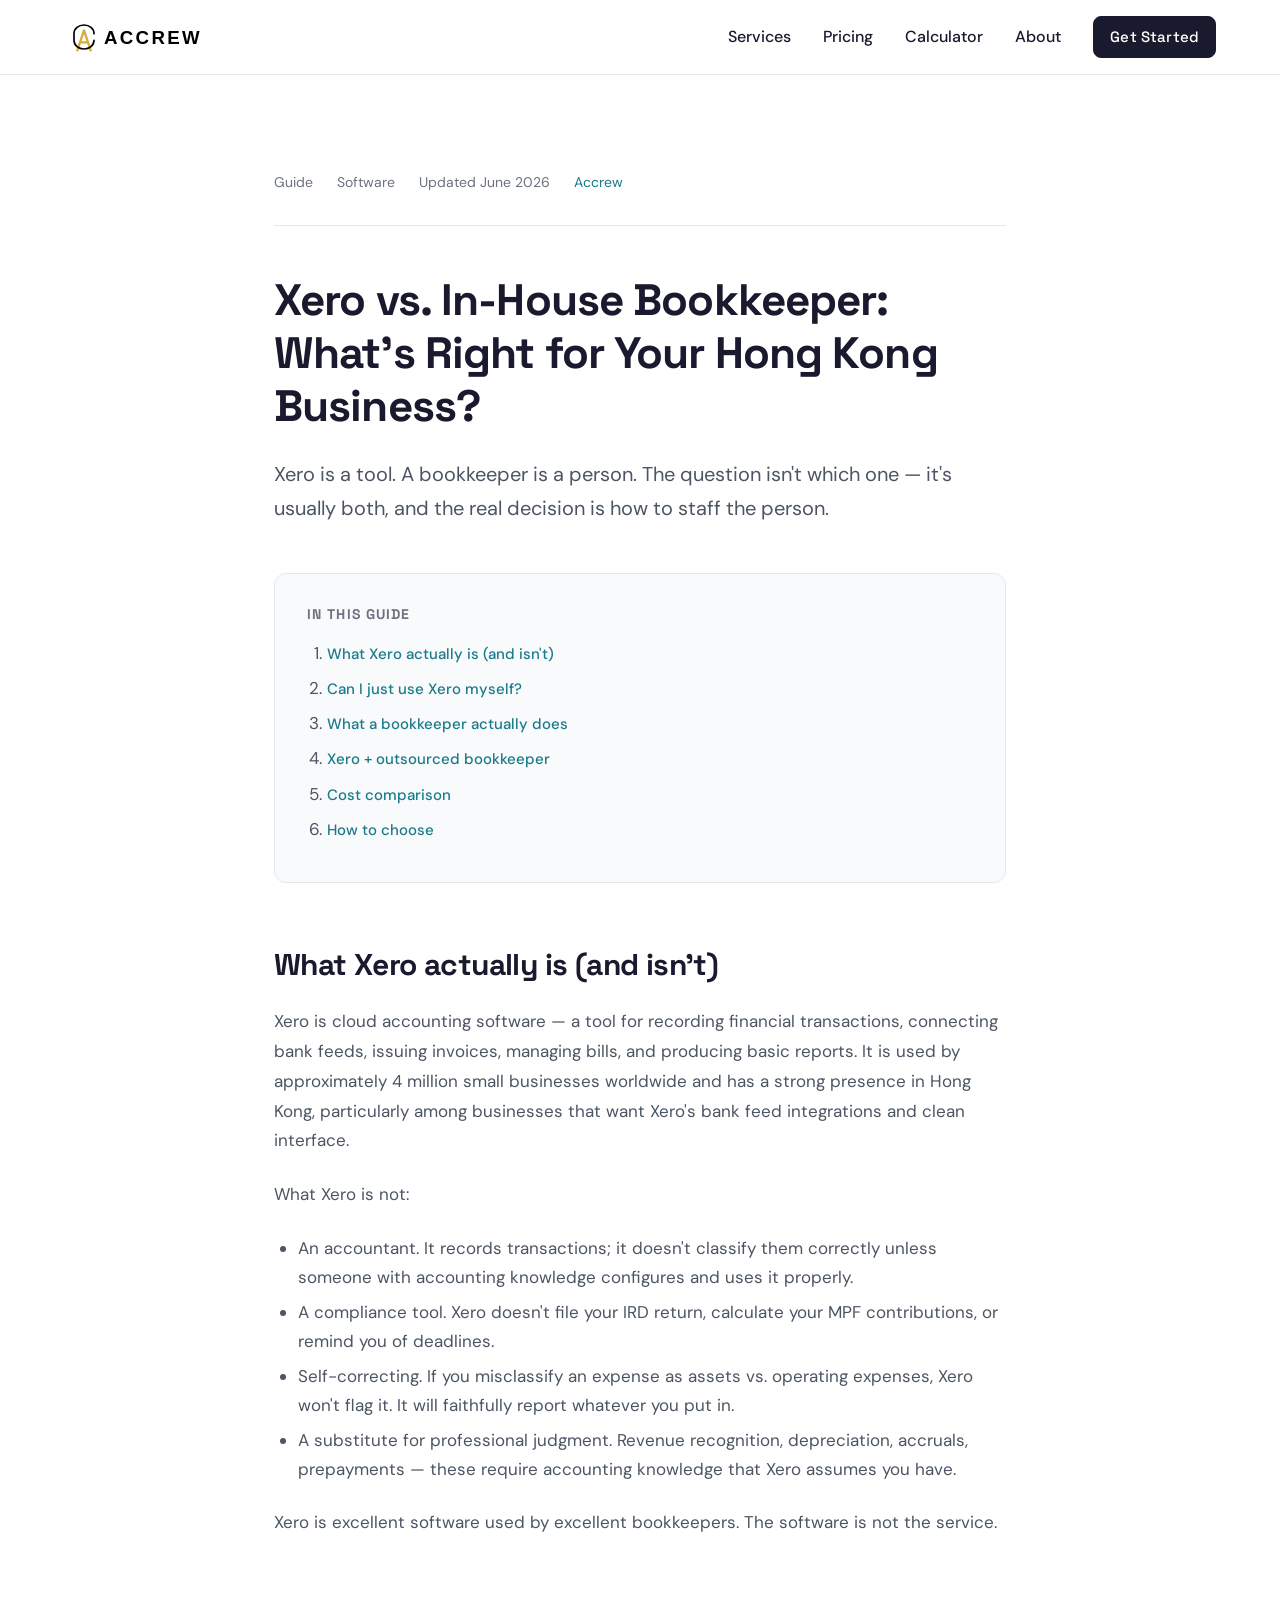
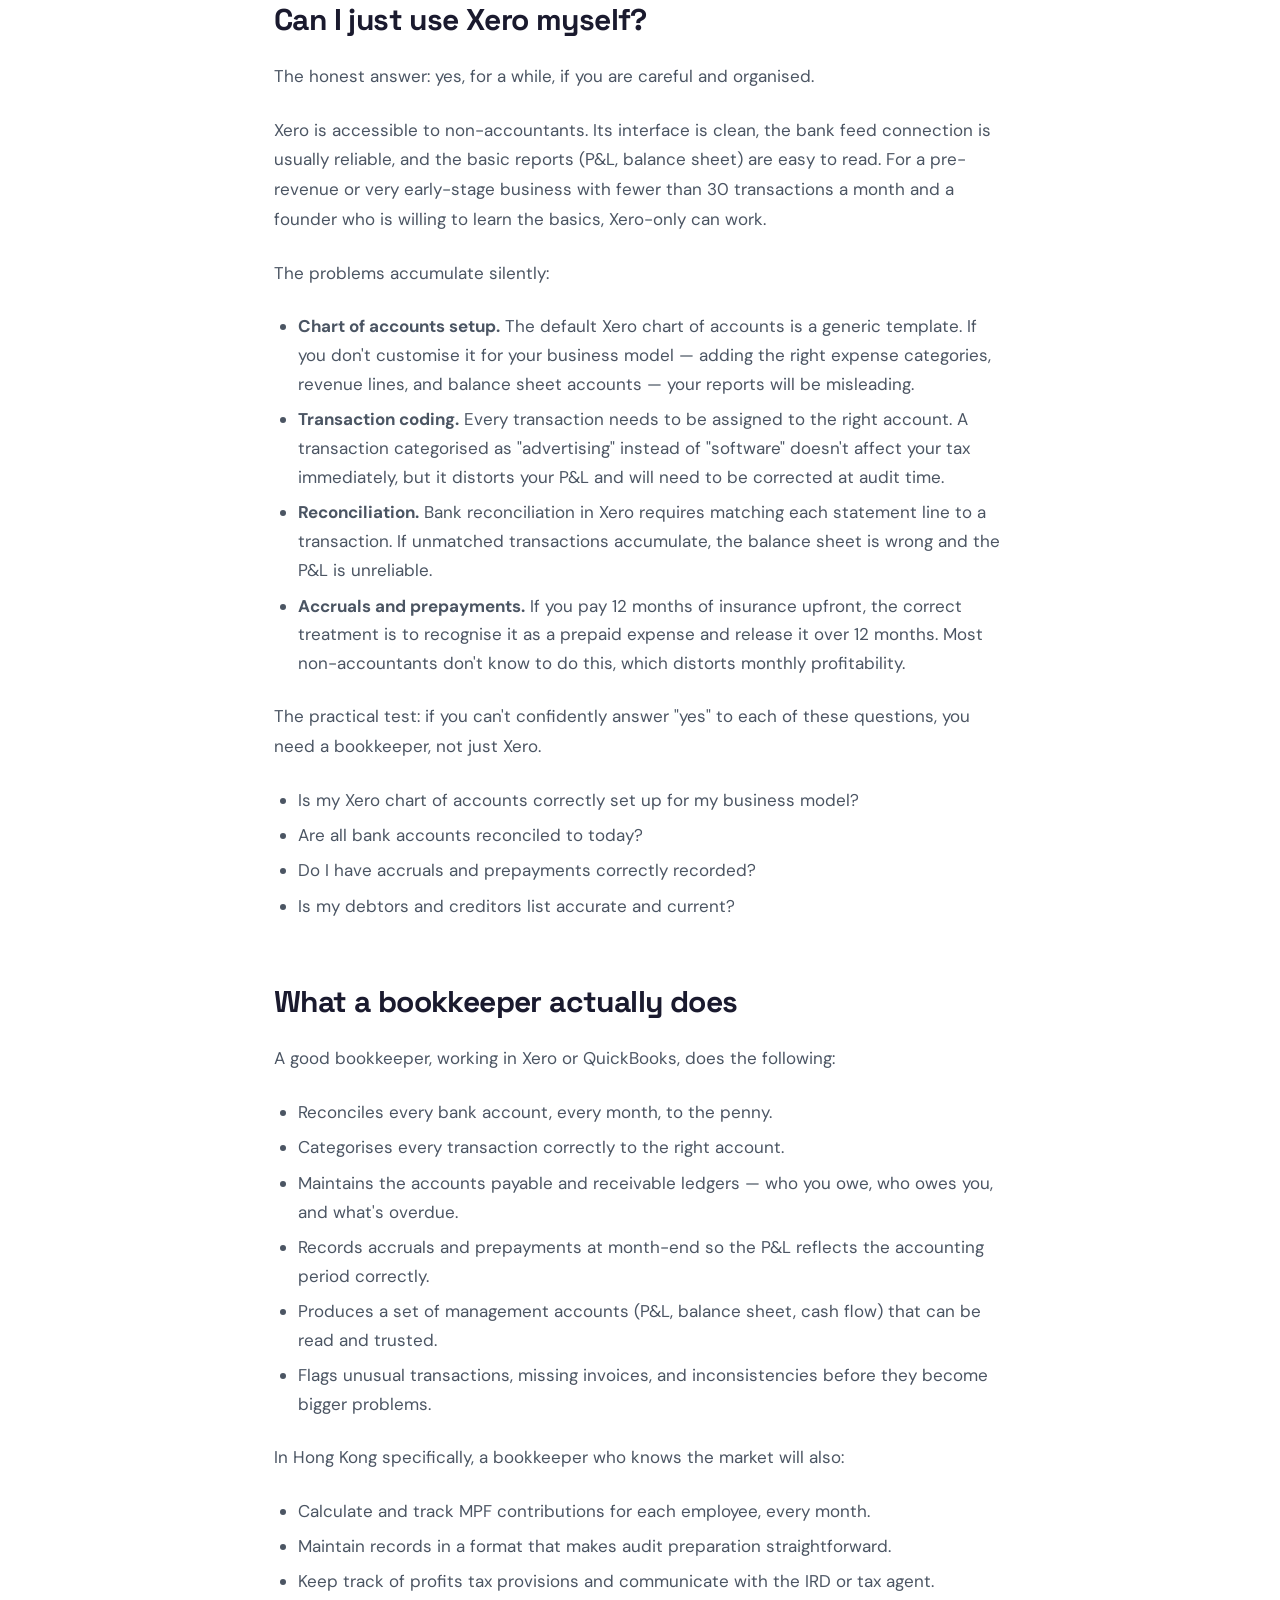
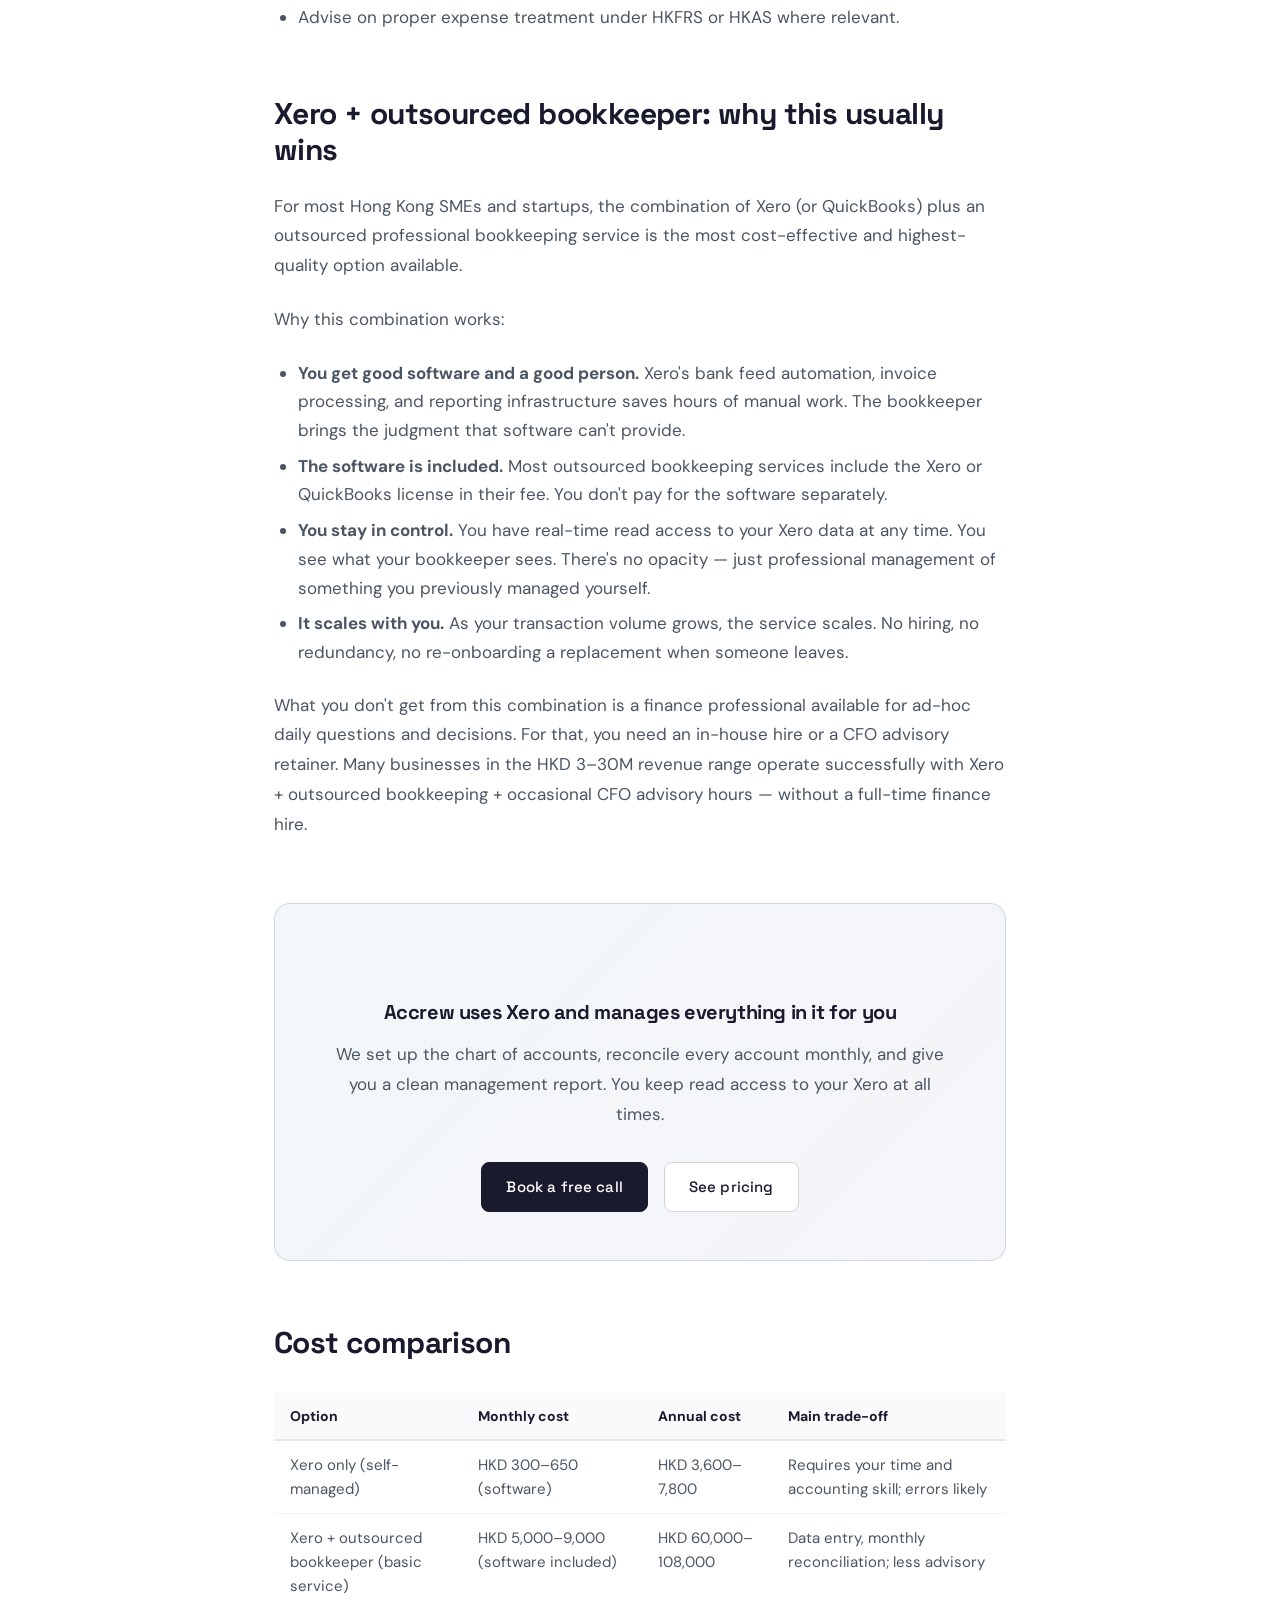
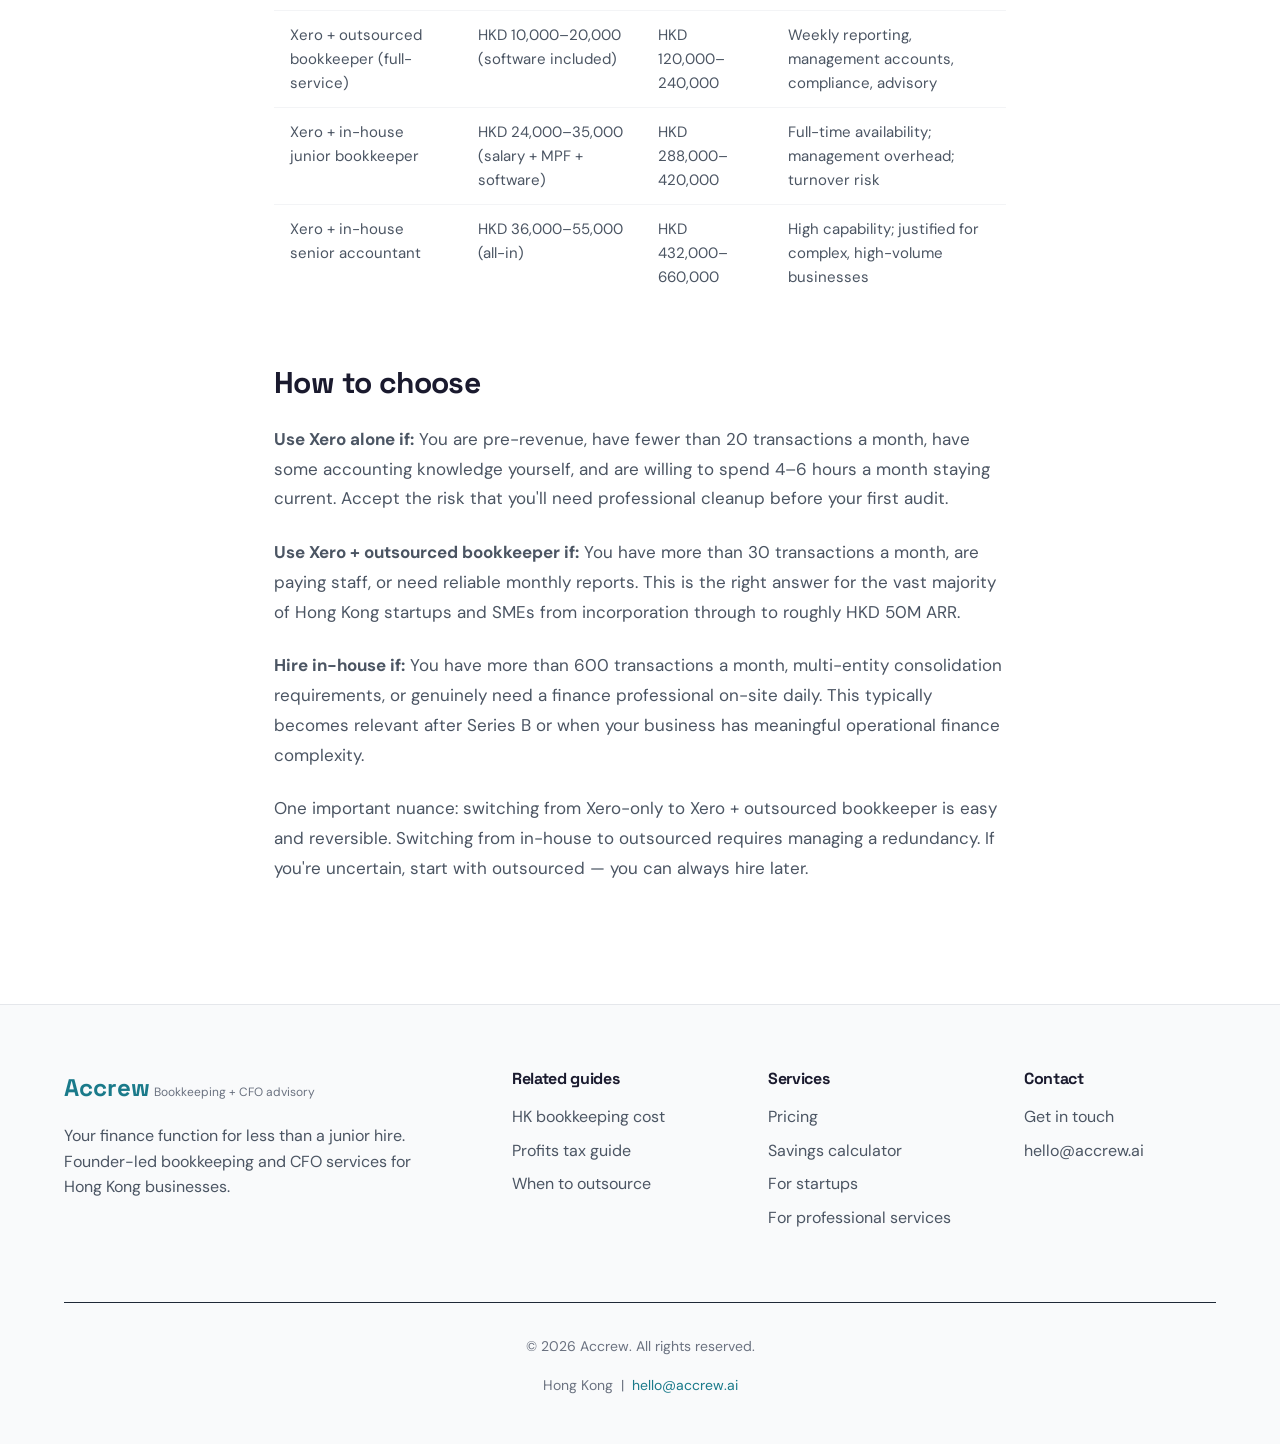
<file: guides/xero-vs-inhouse.html>
<!DOCTYPE html>
<html lang="en">
<head>
    <meta charset="UTF-8">
    <meta name="viewport" content="width=device-width, initial-scale=1.0">

    <title>Xero vs. In-House Bookkeeper: What's Right for Your Hong Kong Business? | Accrew</title>
    <meta name="description" content="Xero is accounting software, not an accountant. Here is how to think about what your Hong Kong business actually needs — software, a person, or both.">

    <meta property="og:type" content="article">
    <meta property="og:url" content="https://accrew.ai/guides/xero-vs-inhouse.html">
    <meta property="og:title" content="Xero vs. In-House Bookkeeper: What's Right for Your HK Business?">
    <meta property="og:description" content="Xero is a tool, not a replacement for a bookkeeper. Here is how to decide what your Hong Kong business actually needs.">
    <meta property="og:site_name" content="Accrew">

    <link rel="canonical" href="https://accrew.ai/guides/xero-vs-inhouse.html">

    <link rel="preconnect" href="https://fonts.googleapis.com">
    <link rel="preconnect" href="https://fonts.gstatic.com" crossorigin>
    <link href="https://fonts.googleapis.com/css2?family=Space+Grotesk:wght@400;500;600;700&family=DM+Sans:opsz,wght@9..40,400;9..40,500;9..40,600;9..40,700&display=swap" rel="stylesheet">
    <link rel="stylesheet" href="../css/style.css">
    <link rel="icon" type="image/svg+xml" href="../favicon.svg">
</head>
<body>

    <nav class="nav">
        <div class="container nav-container">
            <a href="../index.html" class="logo">
                <img src="../logo.svg" alt="Accrew" class="logo-image" height="40">
            </a>
            <ul class="nav-menu" id="navMenu">
                <li><a href="../index.html#services" class="nav-link">Services</a></li>
                <li><a href="../index.html#pricing" class="nav-link">Pricing</a></li>
                <li><a href="../index.html#calculator" class="nav-link">Calculator</a></li>
                <li><a href="../about.html" class="nav-link">About</a></li>
                <li><a href="../index.html#contact" class="btn btn-primary btn-small">Get Started</a></li>
            </ul>
            <button class="nav-toggle" id="navToggle" aria-label="Toggle navigation">
                <span></span><span></span><span></span>
            </button>
        </div>
    </nav>

    <main>
        <div class="guide-article">

            <div class="guide-meta">
                <span>Guide</span>
                <span>Software</span>
                <span>Updated June 2026</span>
                <span><a href="../index.html">Accrew</a></span>
            </div>

            <h1>Xero vs. In-House Bookkeeper: What's Right for Your Hong Kong Business?</h1>
            <p style="font-size: 1.25rem; color: var(--text-secondary); line-height: 1.7; margin-bottom: var(--spacing-xl);">Xero is a tool. A bookkeeper is a person. The question isn't which one — it's usually both, and the real decision is how to staff the person.</p>

            <div class="guide-toc">
                <h4>In this guide</h4>
                <ol>
                    <li><a href="#what-xero-is">What Xero actually is (and isn't)</a></li>
                    <li><a href="#can-i-just-use-xero">Can I just use Xero myself?</a></li>
                    <li><a href="#what-bookkeeper-does">What a bookkeeper actually does</a></li>
                    <li><a href="#xero-plus-outsourced">Xero + outsourced bookkeeper</a></li>
                    <li><a href="#cost-comparison">Cost comparison</a></li>
                    <li><a href="#how-to-choose">How to choose</a></li>
                </ol>
            </div>

            <h2 id="what-xero-is">What Xero actually is (and isn't)</h2>

            <p>Xero is cloud accounting software — a tool for recording financial transactions, connecting bank feeds, issuing invoices, managing bills, and producing basic reports. It is used by approximately 4 million small businesses worldwide and has a strong presence in Hong Kong, particularly among businesses that want Xero's bank feed integrations and clean interface.</p>

            <p>What Xero is not:</p>
            <ul>
                <li>An accountant. It records transactions; it doesn't classify them correctly unless someone with accounting knowledge configures and uses it properly.</li>
                <li>A compliance tool. Xero doesn't file your IRD return, calculate your MPF contributions, or remind you of deadlines.</li>
                <li>Self-correcting. If you misclassify an expense as assets vs. operating expenses, Xero won't flag it. It will faithfully report whatever you put in.</li>
                <li>A substitute for professional judgment. Revenue recognition, depreciation, accruals, prepayments — these require accounting knowledge that Xero assumes you have.</li>
            </ul>

            <p>Xero is excellent software used by excellent bookkeepers. The software is not the service.</p>

            <h2 id="can-i-just-use-xero">Can I just use Xero myself?</h2>

            <p>The honest answer: yes, for a while, if you are careful and organised.</p>

            <p>Xero is accessible to non-accountants. Its interface is clean, the bank feed connection is usually reliable, and the basic reports (P&L, balance sheet) are easy to read. For a pre-revenue or very early-stage business with fewer than 30 transactions a month and a founder who is willing to learn the basics, Xero-only can work.</p>

            <p>The problems accumulate silently:</p>
            <ul>
                <li><strong>Chart of accounts setup.</strong> The default Xero chart of accounts is a generic template. If you don't customise it for your business model — adding the right expense categories, revenue lines, and balance sheet accounts — your reports will be misleading.</li>
                <li><strong>Transaction coding.</strong> Every transaction needs to be assigned to the right account. A transaction categorised as "advertising" instead of "software" doesn't affect your tax immediately, but it distorts your P&L and will need to be corrected at audit time.</li>
                <li><strong>Reconciliation.</strong> Bank reconciliation in Xero requires matching each statement line to a transaction. If unmatched transactions accumulate, the balance sheet is wrong and the P&L is unreliable.</li>
                <li><strong>Accruals and prepayments.</strong> If you pay 12 months of insurance upfront, the correct treatment is to recognise it as a prepaid expense and release it over 12 months. Most non-accountants don't know to do this, which distorts monthly profitability.</li>
            </ul>

            <p>The practical test: if you can't confidently answer "yes" to each of these questions, you need a bookkeeper, not just Xero.</p>
            <ul>
                <li>Is my Xero chart of accounts correctly set up for my business model?</li>
                <li>Are all bank accounts reconciled to today?</li>
                <li>Do I have accruals and prepayments correctly recorded?</li>
                <li>Is my debtors and creditors list accurate and current?</li>
            </ul>

            <h2 id="what-bookkeeper-does">What a bookkeeper actually does</h2>

            <p>A good bookkeeper, working in Xero or QuickBooks, does the following:</p>

            <ul>
                <li>Reconciles every bank account, every month, to the penny.</li>
                <li>Categorises every transaction correctly to the right account.</li>
                <li>Maintains the accounts payable and receivable ledgers — who you owe, who owes you, and what's overdue.</li>
                <li>Records accruals and prepayments at month-end so the P&L reflects the accounting period correctly.</li>
                <li>Produces a set of management accounts (P&L, balance sheet, cash flow) that can be read and trusted.</li>
                <li>Flags unusual transactions, missing invoices, and inconsistencies before they become bigger problems.</li>
            </ul>

            <p>In Hong Kong specifically, a bookkeeper who knows the market will also:</p>
            <ul>
                <li>Calculate and track MPF contributions for each employee, every month.</li>
                <li>Maintain records in a format that makes audit preparation straightforward.</li>
                <li>Keep track of profits tax provisions and communicate with the IRD or tax agent.</li>
                <li>Advise on proper expense treatment under HKFRS or HKAS where relevant.</li>
            </ul>

            <h2 id="xero-plus-outsourced">Xero + outsourced bookkeeper: why this usually wins</h2>

            <p>For most Hong Kong SMEs and startups, the combination of Xero (or QuickBooks) plus an outsourced professional bookkeeping service is the most cost-effective and highest-quality option available.</p>

            <p>Why this combination works:</p>
            <ul>
                <li><strong>You get good software and a good person.</strong> Xero's bank feed automation, invoice processing, and reporting infrastructure saves hours of manual work. The bookkeeper brings the judgment that software can't provide.</li>
                <li><strong>The software is included.</strong> Most outsourced bookkeeping services include the Xero or QuickBooks license in their fee. You don't pay for the software separately.</li>
                <li><strong>You stay in control.</strong> You have real-time read access to your Xero data at any time. You see what your bookkeeper sees. There's no opacity — just professional management of something you previously managed yourself.</li>
                <li><strong>It scales with you.</strong> As your transaction volume grows, the service scales. No hiring, no redundancy, no re-onboarding a replacement when someone leaves.</li>
            </ul>

            <p>What you don't get from this combination is a finance professional available for ad-hoc daily questions and decisions. For that, you need an in-house hire or a CFO advisory retainer. Many businesses in the HKD 3–30M revenue range operate successfully with Xero + outsourced bookkeeping + occasional CFO advisory hours — without a full-time finance hire.</p>

            <div class="guide-cta-box">
                <h3>Accrew uses Xero and manages everything in it for you</h3>
                <p>We set up the chart of accounts, reconcile every account monthly, and give you a clean management report. You keep read access to your Xero at all times.</p>
                <a href="https://calendly.com/hireaccrew/30min" target="_blank" class="btn btn-primary" style="margin-right: 0.75rem;">Book a free call</a>
                <a href="../index.html#pricing" class="btn btn-secondary">See pricing</a>
            </div>

            <h2 id="cost-comparison">Cost comparison</h2>

            <table class="data-table">
                <thead>
                    <tr>
                        <th>Option</th>
                        <th>Monthly cost</th>
                        <th>Annual cost</th>
                        <th>Main trade-off</th>
                    </tr>
                </thead>
                <tbody>
                    <tr>
                        <td>Xero only (self-managed)</td>
                        <td>HKD 300–650 (software)</td>
                        <td>HKD 3,600–7,800</td>
                        <td>Requires your time and accounting skill; errors likely</td>
                    </tr>
                    <tr>
                        <td>Xero + outsourced bookkeeper (basic service)</td>
                        <td>HKD 5,000–9,000 (software included)</td>
                        <td>HKD 60,000–108,000</td>
                        <td>Data entry, monthly reconciliation; less advisory</td>
                    </tr>
                    <tr>
                        <td>Xero + outsourced bookkeeper (full-service)</td>
                        <td>HKD 10,000–20,000 (software included)</td>
                        <td>HKD 120,000–240,000</td>
                        <td>Weekly reporting, management accounts, compliance, advisory</td>
                    </tr>
                    <tr>
                        <td>Xero + in-house junior bookkeeper</td>
                        <td>HKD 24,000–35,000 (salary + MPF + software)</td>
                        <td>HKD 288,000–420,000</td>
                        <td>Full-time availability; management overhead; turnover risk</td>
                    </tr>
                    <tr>
                        <td>Xero + in-house senior accountant</td>
                        <td>HKD 36,000–55,000 (all-in)</td>
                        <td>HKD 432,000–660,000</td>
                        <td>High capability; justified for complex, high-volume businesses</td>
                    </tr>
                </tbody>
            </table>

            <h2 id="how-to-choose">How to choose</h2>

            <p><strong>Use Xero alone if:</strong> You are pre-revenue, have fewer than 20 transactions a month, have some accounting knowledge yourself, and are willing to spend 4–6 hours a month staying current. Accept the risk that you'll need professional cleanup before your first audit.</p>

            <p><strong>Use Xero + outsourced bookkeeper if:</strong> You have more than 30 transactions a month, are paying staff, or need reliable monthly reports. This is the right answer for the vast majority of Hong Kong startups and SMEs from incorporation through to roughly HKD 50M ARR.</p>

            <p><strong>Hire in-house if:</strong> You have more than 600 transactions a month, multi-entity consolidation requirements, or genuinely need a finance professional on-site daily. This typically becomes relevant after Series B or when your business has meaningful operational finance complexity.</p>

            <p>One important nuance: switching from Xero-only to Xero + outsourced bookkeeper is easy and reversible. Switching from in-house to outsourced requires managing a redundancy. If you're uncertain, start with outsourced — you can always hire later.</p>

        </div>
    </main>

    <footer class="footer">
        <div class="container">
            <div class="footer-grid">
                <div class="footer-col">
                    <div class="footer-logo">
                        <span class="logo-text">Accrew</span>
                        <span class="logo-tagline">Bookkeeping + CFO advisory</span>
                    </div>
                    <p class="footer-description">Your finance function for less than a junior hire. Founder-led bookkeeping and CFO services for Hong Kong businesses.</p>
                </div>
                <div class="footer-col">
                    <h4>Related guides</h4>
                    <ul>
                        <li><a href="hk-bookkeeping-cost.html">HK bookkeeping cost</a></li>
                        <li><a href="hk-profits-tax.html">Profits tax guide</a></li>
                        <li><a href="when-to-outsource.html">When to outsource</a></li>
                    </ul>
                </div>
                <div class="footer-col">
                    <h4>Services</h4>
                    <ul>
                        <li><a href="../index.html#pricing">Pricing</a></li>
                        <li><a href="../index.html#calculator">Savings calculator</a></li>
                        <li><a href="../startups.html">For startups</a></li>
                        <li><a href="../professional-services.html">For professional services</a></li>
                    </ul>
                </div>
                <div class="footer-col">
                    <h4>Contact</h4>
                    <ul>
                        <li><a href="../index.html#contact">Get in touch</a></li>
                        <li><a href="mailto:hello@accrew.ai">hello@accrew.ai</a></li>
                    </ul>
                </div>
            </div>
            <div class="footer-bottom">
                <p>&copy; 2026 Accrew. All rights reserved.</p>
                <p>Hong Kong &nbsp;|&nbsp; <a href="mailto:hello@accrew.ai">hello@accrew.ai</a></p>
            </div>
        </div>
    </footer>

    <script src="../js/main.js"></script>
</body>
</html>
</file>
<file: css/style.css>
/* ============================================================================
   Accrew Website Styles
   Modern, professional design for AI-powered bookkeeping
   ============================================================================ */

/* ============================================================================
   CSS Variables & Reset
   ============================================================================ */

:root {
  /* Brand Colors */
  --primary-color: #1a7a8a;
  --primary-dark: #0f5a66;
  --primary-light: #2a9aaa;
  --secondary-color: #6a4c93;
  --accent-color: #f59e0b;

  /* Grayscale */
  --gray-50: #f9fafb;
  --gray-100: #f3f4f6;
  --gray-200: #e5e7eb;
  --gray-300: #d1d5db;
  --gray-400: #9ca3af;
  --gray-500: #6b7280;
  --gray-600: #4b5563;
  --gray-700: #374151;
  --gray-800: #1f2937;
  --gray-900: #111827;

  /* Semantic Colors */
  --text-primary: #1a1a2e;
  --text-secondary: #4b5563;
  --text-muted: #6b7280;
  --bg-primary: #ffffff;
  --bg-secondary: #f9fafb;
  --bg-accent: #f8f9fa;

  /* Gradients */
  --gradient-primary: linear-gradient(135deg, #1a7a8a 0%, #6a4c93 100%);
  --gradient-light: linear-gradient(135deg, rgba(26,122,138,0.1) 0%, rgba(106,76,147,0.1) 100%);

  /* Typography */
  --font-heading: 'Space Grotesk', sans-serif;
  --font-body: 'DM Sans', sans-serif;

  /* Spacing */
  --spacing-xs: 0.5rem;
  --spacing-sm: 1rem;
  --spacing-md: 1.5rem;
  --spacing-lg: 2rem;
  --spacing-xl: 3rem;
  --spacing-2xl: 4rem;
  --spacing-3xl: 6rem;

  /* Border Radius */
  --radius-sm: 0.375rem;
  --radius-md: 0.5rem;
  --radius-lg: 0.75rem;
  --radius-xl: 1rem;
  --radius-2xl: 1.5rem;

  /* Shadows */
  --shadow-sm: 0 1px 2px 0 rgb(0 0 0 / 0.05);
  --shadow-md: 0 4px 6px -1px rgb(0 0 0 / 0.1);
  --shadow-lg: 0 10px 15px -3px rgb(0 0 0 / 0.1);
  --shadow-xl: 0 20px 25px -5px rgb(0 0 0 / 0.1);

  /* Transitions */
  --transition-fast: 150ms ease;
  --transition-base: 250ms ease;
  --transition-slow: 350ms ease;
}

* {
  margin: 0;
  padding: 0;
  box-sizing: border-box;
}

html {
  scroll-behavior: smooth;
  -webkit-font-smoothing: antialiased;
  -moz-osx-font-smoothing: grayscale;
}

body {
  font-family: var(--font-body);
  font-size: 16px;
  line-height: 1.6;
  color: var(--text-primary);
  background-color: var(--bg-primary);
}

/* ============================================================================
   Typography
   ============================================================================ */

h1, h2, h3, h4, h5, h6 {
  font-family: var(--font-heading);
  font-weight: 700;
  line-height: 1.2;
  letter-spacing: -0.02em;
  color: var(--text-primary);
}

h1 {
  font-size: clamp(2.5rem, 5vw, 4rem);
  margin-bottom: var(--spacing-md);
}

h2 {
  font-size: clamp(2rem, 4vw, 3rem);
  margin-bottom: var(--spacing-md);
}

h3 {
  font-size: clamp(1.5rem, 3vw, 2rem);
  margin-bottom: var(--spacing-sm);
}

p {
  margin-bottom: var(--spacing-sm);
}

a {
  color: var(--primary-color);
  text-decoration: none;
  transition: color var(--transition-base);
}

a:hover {
  color: var(--primary-dark);
}

.gradient-text {
  background: var(--gradient-primary);
  -webkit-background-clip: text;
  -webkit-text-fill-color: transparent;
  background-clip: text;
}

/* ============================================================================
   Layout
   ============================================================================ */

.container {
  max-width: 1200px;
  margin: 0 auto;
  padding: 0 var(--spacing-md);
}

.section {
  padding: var(--spacing-3xl) 0;
}

.section-header {
  margin-bottom: var(--spacing-2xl);
}

.section-header.centered {
  text-align: center;
}

.section-label {
  display: inline-block;
  font-size: 0.75rem;
  font-weight: 700;
  text-transform: uppercase;
  letter-spacing: 0.15em;
  color: #000;
  margin-bottom: var(--spacing-md);
  position: relative;
  padding-left: 60px;
}

/* Off-White style diagonal bar before label */
.section-label::before {
  content: '';
  position: absolute;
  left: 0;
  top: 50%;
  width: 50px;
  height: 2px;
  background: #d4af37;
  transform: translateY(-50%) rotate(-15deg);
}

.section-title {
  margin-bottom: var(--spacing-sm);
}

.section-subtitle {
  font-size: 1.125rem;
  color: var(--text-secondary);
  max-width: 700px;
  margin: 0 auto;
}

/* ============================================================================
   Navigation
   ============================================================================ */

.nav {
  position: sticky;
  top: 0;
  z-index: 1000;
  background: rgba(255, 255, 255, 0.95);
  backdrop-filter: blur(10px);
  border-bottom: 1px solid var(--gray-200);
  padding: var(--spacing-sm) 0;
}

.nav-container {
  display: flex;
  justify-content: space-between;
  align-items: center;
}

.logo {
  display: flex;
  flex-direction: column;
  gap: 0;
}

.logo-text {
  font-family: var(--font-heading);
  font-size: 1.5rem;
  font-weight: 700;
  color: var(--primary-color);
}

.logo-tagline {
  font-size: 0.75rem;
  color: var(--text-muted);
  margin-top: -0.25rem;
}

.nav-menu {
  display: flex;
  gap: var(--spacing-lg);
  list-style: none;
  align-items: center;
}

.nav-link {
  font-weight: 500;
  color: var(--text-primary);
  transition: color var(--transition-base);
}

.nav-link:hover {
  color: var(--primary-color);
}

.nav-toggle {
  display: none;
  flex-direction: column;
  gap: 4px;
  background: none;
  border: none;
  cursor: pointer;
}

.nav-toggle span {
  width: 24px;
  height: 2px;
  background: var(--text-primary);
  transition: all var(--transition-base);
}

/* Mobile Navigation */
@media (max-width: 768px) {
  .nav-toggle {
    display: flex;
  }

  .nav-menu {
    position: absolute;
    top: 100%;
    left: 0;
    right: 0;
    flex-direction: column;
    background: white;
    padding: var(--spacing-md);
    gap: var(--spacing-sm);
    box-shadow: var(--shadow-lg);
    transform: translateY(-100%);
    opacity: 0;
    visibility: hidden;
    transition: all var(--transition-base);
  }

  .nav-menu.active {
    transform: translateY(0);
    opacity: 1;
    visibility: visible;
  }
}

/* ============================================================================
   Buttons
   ============================================================================ */

.btn {
  display: inline-block;
  padding: 0.75rem 1.5rem;
  font-family: var(--font-heading);
  font-size: 1rem;
  font-weight: 600;
  text-align: center;
  text-decoration: none;
  border-radius: var(--radius-md);
  border: none;
  cursor: pointer;
  transition: all var(--transition-base);
}

.btn-primary {
  background: var(--gradient-primary);
  color: white;
}

.btn-primary:hover {
  transform: translateY(-2px);
  box-shadow: var(--shadow-lg);
}

.btn-secondary {
  background: white;
  color: var(--primary-color);
  border: 2px solid var(--primary-color);
}

.btn-secondary:hover {
  background: var(--primary-color);
  color: white;
}

.btn-outline {
  background: transparent;
  color: var(--primary-color);
  border: 2px solid var(--primary-color);
}

.btn-outline:hover {
  background: var(--primary-color);
  color: white;
}

.btn-small {
  padding: 0.5rem 1rem;
  font-size: 0.875rem;
}

.btn-large {
  padding: 1.25rem 2.5rem;
  font-size: 1rem;
  font-weight: 600;
  letter-spacing: 0.02em;
  font-family: var(--font-heading);
}

.btn-block {
  display: block;
  width: 100%;
}

/* ============================================================================
   Hero Section
   ============================================================================ */

.hero {
  background: linear-gradient(135deg, rgba(26,122,138,0.05) 0%, rgba(106,76,147,0.05) 100%);
  padding: var(--spacing-3xl) 0;
  overflow: hidden;
}

.hero-container {
  display: grid;
  grid-template-columns: 1fr 1fr;
  gap: var(--spacing-2xl);
  align-items: center;
}

.hero-badge {
  display: inline-flex;
  align-items: center;
  gap: var(--spacing-xs);
  padding: 0.5rem 1rem;
  background: white;
  border-radius: 999px;
  font-size: 0.875rem;
  font-weight: 500;
  color: var(--text-secondary);
  margin-bottom: var(--spacing-md);
  box-shadow: var(--shadow-md);
}

.hero-title {
  margin-bottom: var(--spacing-md);
}

.hero-subtitle {
  font-size: 1.25rem;
  color: var(--text-secondary);
  margin-bottom: var(--spacing-lg);
  max-width: 600px;
}

.hero-stats {
  display: flex;
  gap: var(--spacing-lg);
  margin-bottom: var(--spacing-lg);
}

.stat {
  text-align: center;
}

.stat-number {
  font-family: var(--font-heading);
  font-size: 2.5rem;
  font-weight: 700;
  background: var(--gradient-primary);
  -webkit-background-clip: text;
  -webkit-text-fill-color: transparent;
  background-clip: text;
  line-height: 1;
}

.stat-label {
  font-size: 0.875rem;
  color: var(--text-muted);
  margin-top: var(--spacing-xs);
}

.hero-cta {
  display: flex;
  gap: var(--spacing-sm);
  margin-bottom: var(--spacing-md);
}

.hero-guarantee {
  font-size: 0.875rem;
  color: var(--text-muted);
}

.hero-visual {
  position: relative;
}

.dashboard-mockup {
  background: white;
  border-radius: var(--radius-xl);
  box-shadow: var(--shadow-xl);
  overflow: hidden;
  border: 1px solid var(--gray-200);
}

.mockup-header {
  display: flex;
  align-items: center;
  gap: var(--spacing-sm);
  padding: var(--spacing-sm);
  background: var(--gray-100);
  border-bottom: 1px solid var(--gray-200);
}

.mockup-dots {
  display: flex;
  gap: 6px;
}

.mockup-dots span {
  width: 12px;
  height: 12px;
  border-radius: 50%;
  background: var(--gray-300);
}

.mockup-title {
  font-size: 0.875rem;
  font-weight: 600;
  color: var(--text-secondary);
}

.mockup-content {
  padding: var(--spacing-md);
}

.mockup-metric {
  margin-bottom: var(--spacing-md);
}

.metric-label {
  font-size: 0.875rem;
  color: var(--text-muted);
  margin-bottom: var(--spacing-xs);
}

.metric-chart {
  height: 60px;
}

.chart-svg {
  width: 100%;
  height: 100%;
}

.mockup-row {
  display: grid;
  grid-template-columns: 1fr 1fr;
  gap: var(--spacing-sm);
}

.mockup-card {
  padding: var(--spacing-sm);
  background: var(--bg-accent);
  border-radius: var(--radius-md);
}

.card-label {
  font-size: 0.75rem;
  color: var(--text-muted);
  margin-bottom: 4px;
}

.card-value {
  font-family: var(--font-heading);
  font-size: 1.25rem;
  font-weight: 700;
  color: var(--text-primary);
}

.card-change {
  font-size: 0.75rem;
  margin-top: 4px;
}

.card-change.positive {
  color: #10b981;
}

@media (max-width: 968px) {
  .hero-container {
    grid-template-columns: 1fr;
  }

  .hero-stats {
    flex-wrap: wrap;
  }

  .hero-cta {
    flex-direction: column;
  }
}

/* ============================================================================
   Problem Section
   ============================================================================ */

.problem-section {
  background: #fff;
  padding-top: 0;
}

.problem-grid {
  display: grid;
  grid-template-columns: repeat(auto-fit, minmax(250px, 1fr));
  gap: var(--spacing-lg);
}

.problem-card {
  background: white;
  padding: var(--spacing-lg);
  border-radius: var(--radius-lg);
  box-shadow: var(--shadow-md);
  text-align: center;
  transition: transform var(--transition-base);
}

.problem-card:hover {
  transform: translateY(-4px);
  box-shadow: var(--shadow-xl);
}

.problem-icon {
  font-size: 3rem;
  margin-bottom: var(--spacing-sm);
}

.problem-stat {
  font-family: var(--font-heading);
  font-size: 3rem;
  font-weight: 700;
  color: var(--primary-color);
  margin-bottom: var(--spacing-xs);
}

.problem-title {
  font-size: 1.25rem;
  font-weight: 600;
  margin-bottom: var(--spacing-sm);
}

.problem-description {
  color: var(--text-secondary);
  margin-bottom: var(--spacing-sm);
}

.problem-source {
  font-size: 0.75rem;
  color: var(--text-muted);
  font-style: italic;
}

/* ============================================================================
   Features Grid
   ============================================================================ */

.features-grid {
  display: grid;
  grid-template-columns: repeat(auto-fit, minmax(300px, 1fr));
  gap: var(--spacing-lg);
}

.feature-card {
  padding: var(--spacing-lg);
  background: white;
  border: 2px solid var(--gray-100);
  border-radius: var(--radius-lg);
  transition: all var(--transition-base);
}

.feature-card:hover {
  border-color: var(--primary-color);
  box-shadow: var(--shadow-lg);
}

.feature-icon {
  font-size: 2.5rem;
  margin-bottom: var(--spacing-sm);
}

.feature-title {
  font-size: 1.25rem;
  margin-bottom: var(--spacing-sm);
}

.feature-description {
  color: var(--text-secondary);
}

/* ============================================================================
   Industries Section
   ============================================================================ */

.industries-section {
  background: var(--bg-secondary);
}

.industries-grid {
  display: grid;
  grid-template-columns: repeat(auto-fit, minmax(320px, 1fr));
  gap: var(--spacing-lg);
}

.industry-card {
  background: white;
  padding: var(--spacing-lg);
  border-radius: var(--radius-lg);
  border: 2px solid var(--gray-100);
  position: relative;
  transition: all var(--transition-base);
}

.industry-card:hover {
  transform: translateY(-4px);
  box-shadow: var(--shadow-xl);
}

.industry-card.featured {
  border-color: var(--primary-color);
  background: linear-gradient(135deg, rgba(26,122,138,0.03) 0%, rgba(106,76,147,0.03) 100%);
}

.industry-badge {
  display: inline-block;
  padding: 0.25rem 0.75rem;
  background: var(--gradient-primary);
  color: white;
  font-size: 0.75rem;
  font-weight: 600;
  border-radius: 999px;
  margin-bottom: var(--spacing-sm);
}

.industry-title {
  margin-bottom: var(--spacing-sm);
}

.industry-description {
  color: var(--text-secondary);
  margin-bottom: var(--spacing-md);
}

.industry-features {
  list-style: none;
  margin-bottom: var(--spacing-md);
}

.industry-features li {
  padding: 0.5rem 0;
  border-bottom: 1px solid var(--gray-100);
  color: var(--text-secondary);
}

.industry-features li:last-child {
  border-bottom: none;
}

.industry-roi {
  padding: var(--spacing-sm);
  background: var(--bg-accent);
  border-radius: var(--radius-md);
  font-size: 0.875rem;
  color: var(--text-secondary);
}

/* ============================================================================
   Pricing Section
   ============================================================================ */

.pricing-grid {
  display: grid;
  grid-template-columns: 1fr 1fr;
  grid-template-rows: auto 1fr auto;
  column-gap: var(--spacing-lg);
  row-gap: 0;
  margin-bottom: var(--spacing-2xl);
}

@media (max-width: 640px) {
  .pricing-grid {
    grid-template-columns: 1fr;
    grid-template-rows: none;
  }
}

.pricing-card {
  background: white;
  border: 2px solid var(--gray-200);
  border-radius: var(--radius-xl);
  overflow: hidden;
  position: relative;
  display: grid;
  grid-row: span 3;
  grid-template-rows: subgrid;
  transition: all var(--transition-base);
}

.pricing-card:hover {
  transform: translateY(-8px);
  box-shadow: var(--shadow-xl);
}

.pricing-card.featured {
  border-color: var(--primary-color);
  border-width: 3px;
}

.pricing-badge {
  position: absolute;
  top: var(--spacing-sm);
  right: var(--spacing-sm);
  padding: 0.25rem 0.75rem;
  background: var(--gradient-primary);
  color: white;
  font-size: 0.75rem;
  font-weight: 600;
  border-radius: 999px;
}

.pricing-header {
  padding: var(--spacing-lg);
  text-align: center;
  border-bottom: 2px solid var(--gray-100);
}

.pricing-title {
  margin-bottom: var(--spacing-sm);
}

.pricing-price {
  display: flex;
  align-items: baseline;
  justify-content: center;
  gap: 0.25rem;
  margin: var(--spacing-md) 0;
}

.currency {
  font-size: 1.25rem;
  font-weight: 600;
  color: var(--text-muted);
}

.amount {
  font-family: var(--font-heading);
  font-size: 3rem;
  font-weight: 700;
  color: var(--primary-color);
}

.period {
  font-size: 1rem;
  color: var(--text-muted);
}

.pricing-annual {
  color: var(--primary-color);
  font-size: 0.9rem;
  margin: var(--spacing-sm) 0 var(--spacing-xs);
  font-weight: 500;
}

.pricing-description {
  color: var(--text-secondary);
  margin-top: 0;
}

.pricing-features {
  padding: var(--spacing-lg);
  list-style: none;
  flex-grow: 1;
}

.pricing-features li {
  padding: 0.75rem 0;
  border-bottom: 1px solid var(--gray-100);
  color: var(--text-secondary);
}

.pricing-features li:last-child {
  border-bottom: none;
}

.pricing-footer {
  padding: var(--spacing-lg);
  margin-top: auto;
}

.pricing-roi {
  text-align: center;
  margin-top: var(--spacing-sm);
  font-size: 0.875rem;
  color: var(--text-muted);
}

.pricing-addons {
  padding: var(--spacing-lg);
  background: var(--bg-accent);
  border-radius: var(--radius-lg);
  text-align: center;
}

.addons-grid {
  display: grid;
  grid-template-columns: repeat(auto-fit, minmax(250px, 1fr));
  gap: var(--spacing-sm);
  margin-top: var(--spacing-md);
}

.addon {
  padding: var(--spacing-sm);
  background: white;
  border-radius: var(--radius-md);
  font-size: 0.875rem;
  color: var(--text-secondary);
}

/* ============================================================================
   Timeline (How It Works)
   ============================================================================ */

.timeline {
  max-width: 800px;
  margin: 0 auto;
  position: relative;
}

.timeline::before {
  content: '';
  position: absolute;
  left: 30px;
  top: 0;
  bottom: 0;
  width: 2px;
  background: var(--gray-200);
}

.timeline-item {
  display: flex;
  gap: var(--spacing-lg);
  margin-bottom: var(--spacing-2xl);
  position: relative;
}

.timeline-number {
  flex-shrink: 0;
  width: 60px;
  height: 60px;
  background: var(--gradient-primary);
  color: white;
  border-radius: 50%;
  display: flex;
  align-items: center;
  justify-content: center;
  font-family: var(--font-heading);
  font-size: 1.5rem;
  font-weight: 700;
  box-shadow: var(--shadow-lg);
  z-index: 1;
}

.timeline-content h3 {
  margin-bottom: var(--spacing-xs);
}

.timeline-content p {
  color: var(--text-secondary);
}

/* ============================================================================
   CTA Section
   ============================================================================ */

.cta-section {
  background: var(--gradient-primary);
  color: white;
}

.cta-content {
  text-align: center;
  max-width: 900px;
  margin: 0 auto;
}

.cta-title {
  color: white;
  margin-bottom: var(--spacing-md);
}

.cta-subtitle {
  font-size: 1.25rem;
  color: rgba(255,255,255,0.9);
  margin-bottom: var(--spacing-2xl);
}

.contact-options {
  display: grid;
  grid-template-columns: repeat(auto-fit, minmax(250px, 1fr));
  gap: var(--spacing-lg);
  margin-top: var(--spacing-2xl);
}

.contact-card {
  background: white;
  padding: var(--spacing-lg);
  border-radius: var(--radius-lg);
  text-align: center;
}

.contact-icon {
  font-size: 3rem;
  margin-bottom: var(--spacing-sm);
}

.contact-card h3 {
  color: var(--text-primary);
  margin-bottom: var(--spacing-sm);
}

.contact-link {
  display: inline-block;
  color: var(--primary-color);
  font-weight: 600;
  font-size: 1.125rem;
  margin-bottom: var(--spacing-xs);
}

.contact-note {
  font-size: 0.75rem;
  color: var(--text-muted);
  margin-top: var(--spacing-xs);
}

/* ============================================================================
   CTA Box
   ============================================================================ */

.cta-box {
  max-width: 600px;
  margin: 0 auto;
  padding: var(--spacing-2xl);
  background: var(--gradient-light);
  border: 2px solid var(--primary-color);
  border-radius: var(--radius-xl);
  text-align: center;
}

.cta-box h3 {
  margin-bottom: var(--spacing-sm);
}

.cta-box p {
  color: var(--text-secondary);
  margin-bottom: var(--spacing-lg);
}

/* ============================================================================
   Footer
   ============================================================================ */

.footer {
  background: var(--gray-900);
  color: var(--gray-300);
  padding: var(--spacing-2xl) 0 var(--spacing-lg);
}

.footer-grid {
  display: grid;
  grid-template-columns: 2fr 1fr 1fr 1fr;
  gap: var(--spacing-2xl);
  margin-bottom: var(--spacing-2xl);
}

.footer-logo {
  margin-bottom: var(--spacing-sm);
}

.footer-logo .logo-text {
  color: white;
}

.footer-logo .logo-tagline {
  color: var(--gray-400);
}

.footer-description {
  color: var(--gray-400);
}

.footer-col h4 {
  color: white;
  margin-bottom: var(--spacing-sm);
  font-size: 1rem;
}

.footer-col ul {
  list-style: none;
}

.footer-col li {
  margin-bottom: var(--spacing-xs);
}

.footer-col a {
  color: var(--gray-400);
  transition: color var(--transition-base);
}

.footer-col a:hover {
  color: white;
}

.footer-bottom {
  padding-top: var(--spacing-lg);
  border-top: 1px solid var(--gray-800);
  text-align: center;
  font-size: 0.875rem;
  color: var(--gray-500);
}

@media (max-width: 968px) {
  .footer-grid {
    grid-template-columns: 1fr 1fr;
  }
}

@media (max-width: 640px) {
  .footer-grid {
    grid-template-columns: 1fr;
  }
}

/* ============================================================================
   Utility Classes
   ============================================================================ */

.text-center {
  text-align: center;
}

.text-muted {
  color: var(--text-muted);
}

.mb-sm {
  margin-bottom: var(--spacing-sm);
}

.mb-md {
  margin-bottom: var(--spacing-md);
}

.mb-lg {
  margin-bottom: var(--spacing-lg);
}

/* ============================================================================
   Minimal Icons System
   ============================================================================ */

.icon-minimal {
  width: 48px;
  height: 48px;
  border-radius: var(--radius-md);
  background: var(--gradient-light);
  position: relative;
  margin-bottom: var(--spacing-md);
  flex-shrink: 0;
}

.icon-minimal::before,
.icon-minimal::after {
  content: '';
  position: absolute;
  background: var(--gradient-primary);
  border-radius: 2px;
}

/* Clock icon */
.icon-clock::before {
  width: 16px;
  height: 16px;
  top: 16px;
  left: 16px;
  border-radius: 50%;
  background: transparent;
  border: 2px solid;
  border-image: var(--gradient-primary) 1;
  border-image-slice: 1;
  box-sizing: border-box;
}

.icon-clock::after {
  width: 2px;
  height: 6px;
  top: 18px;
  left: 23px;
}

/* Chart icon */
.icon-chart::before {
  width: 4px;
  height: 12px;
  bottom: 14px;
  left: 14px;
}

.icon-chart::after {
  width: 4px;
  height: 18px;
  bottom: 14px;
  left: 22px;
}

/* Tool icon */
.icon-tool::before {
  width: 14px;
  height: 3px;
  top: 22px;
  left: 12px;
  transform: rotate(-45deg);
}

.icon-tool::after {
  width: 3px;
  height: 10px;
  top: 15px;
  right: 14px;
  transform: rotate(-45deg);
}

/* Dollar icon */
.icon-dollar::before {
  width: 2px;
  height: 20px;
  top: 14px;
  left: 23px;
}

.icon-dollar::after {
  width: 10px;
  height: 2px;
  top: 20px;
  left: 19px;
}

/* Connect/Link icon */
.icon-connect::before {
  width: 8px;
  height: 8px;
  top: 16px;
  left: 12px;
  border-radius: 50%;
}

.icon-connect::after {
  width: 8px;
  height: 8px;
  bottom: 16px;
  right: 12px;
  border-radius: 50%;
}

/* Document icon */
.icon-document::before {
  width: 12px;
  height: 16px;
  top: 16px;
  left: 18px;
  background: transparent;
  border: 2px solid;
  border-image: var(--gradient-primary) 1;
  border-radius: 1px;
}

.icon-document::after {
  width: 6px;
  height: 2px;
  top: 22px;
  left: 21px;
}

/* Trend/Growth icon */
.icon-trend::before {
  width: 16px;
  height: 2px;
  bottom: 18px;
  left: 16px;
  transform: rotate(25deg);
}

.icon-trend::after {
  width: 6px;
  height: 2px;
  bottom: 22px;
  right: 14px;
  transform: rotate(-45deg);
}

/* Target icon */
.icon-target::before {
  width: 16px;
  height: 16px;
  top: 16px;
  left: 16px;
  border-radius: 50%;
  background: transparent;
  border: 2px solid;
  border-image: var(--gradient-primary) 1;
}

.icon-target::after {
  width: 6px;
  height: 6px;
  top: 21px;
  left: 21px;
  border-radius: 50%;
}

/* Mail icon */
.icon-mail::before {
  width: 16px;
  height: 12px;
  top: 18px;
  left: 16px;
  background: transparent;
  border: 2px solid;
  border-image: var(--gradient-primary) 1;
  border-radius: 2px;
}

.icon-mail::after {
  width: 10px;
  height: 2px;
  top: 20px;
  left: 19px;
  transform: rotate(-30deg);
}

/* Message icon */
.icon-message::before {
  width: 16px;
  height: 12px;
  top: 16px;
  left: 16px;
  background: transparent;
  border: 2px solid;
  border-image: var(--gradient-primary) 1;
  border-radius: 3px;
}

.icon-message::after {
  width: 8px;
  height: 2px;
  top: 21px;
  left: 20px;
}

/* Calendar icon */
.icon-calendar::before {
  width: 14px;
  height: 14px;
  top: 17px;
  left: 17px;
  background: transparent;
  border: 2px solid;
  border-image: var(--gradient-primary) 1;
  border-radius: 2px;
}

.icon-calendar::after {
  width: 14px;
  height: 2px;
  top: 21px;
  left: 17px;
}

/* ============================================================================
   Refined Premium Styles
   ============================================================================ */

/* Pricing tier "replaces" sub-label */
.pricing-replaces {
  font-size: 0.8125rem;
  color: var(--text-muted);
  margin: -0.25rem 0 var(--spacing-sm);
  font-style: italic;
}

/* "1 month free" annual badge — make it stand out */
.pricing-annual-badge {
  display: inline-flex;
  align-items: center;
  gap: 0.3rem;
  padding: 0.3rem 0.8rem;
  background: linear-gradient(135deg, rgba(26,122,138,0.12) 0%, rgba(106,76,147,0.12) 100%);
  border: 1px solid rgba(26,122,138,0.25);
  border-radius: 999px;
  font-size: 0.8125rem;
  font-weight: 600;
  color: var(--primary-color);
  margin-bottom: var(--spacing-md);
}

/* Metrics bar for trust/social proof */
.metrics-bar {
  display: grid;
  grid-template-columns: repeat(4, 1fr);
  gap: 0;
  background: white;
  border-radius: var(--radius-xl);
  border: 1px solid var(--gray-200);
  box-shadow: var(--shadow-md);
  overflow: hidden;
  margin-top: var(--spacing-2xl);
}

.metrics-bar-item {
  text-align: center;
  padding: var(--spacing-xl) var(--spacing-lg);
  border-right: 1px solid var(--gray-100);
}

.metrics-bar-item:last-child {
  border-right: none;
}

.metric-big {
  font-family: var(--font-heading);
  font-size: 2.25rem;
  font-weight: 700;
  line-height: 1;
  margin-bottom: var(--spacing-xs);
  background: var(--gradient-primary);
  -webkit-background-clip: text;
  -webkit-text-fill-color: transparent;
  background-clip: text;
}

.metric-desc {
  font-size: 0.875rem;
  color: var(--text-secondary);
  line-height: 1.4;
}

@media (max-width: 768px) {
  .metrics-bar {
    grid-template-columns: 1fr 1fr;
  }

  .metrics-bar-item {
    border-right: none;
    border-bottom: 1px solid var(--gray-100);
  }

  .metrics-bar-item:nth-child(odd) {
    border-right: 1px solid var(--gray-100);
  }

  .metrics-bar-item:nth-last-child(-n+2) {
    border-bottom: none;
  }
}

/* Founder bio section */
.founder-section {
  background: white;
}

.founder-grid {
  display: grid;
  grid-template-columns: auto 1fr;
  gap: var(--spacing-3xl);
  align-items: center;
  max-width: 900px;
  margin: 0 auto;
}

.founder-photo-col {
  text-align: center;
}

.founder-avatar {
  width: 140px;
  height: 140px;
  border-radius: 50%;
  background: var(--gradient-light);
  border: 3px solid var(--primary-color);
  display: flex;
  align-items: center;
  justify-content: center;
  font-family: var(--font-heading);
  font-size: 2.5rem;
  font-weight: 700;
  color: var(--primary-color);
  margin: 0 auto var(--spacing-sm);
}

.founder-name {
  font-family: var(--font-heading);
  font-size: 1.125rem;
  font-weight: 700;
  color: var(--text-primary);
  margin: 0 0 0.2rem;
}

.founder-role {
  font-size: 0.875rem;
  color: var(--primary-color);
  font-weight: 500;
}

.founder-bio-text {
  font-size: 1.0625rem;
  color: var(--text-secondary);
  line-height: 1.75;
  margin-bottom: var(--spacing-md);
}

.founder-credentials {
  display: flex;
  flex-wrap: wrap;
  gap: var(--spacing-xs);
}

.credential-tag {
  padding: 0.3rem 0.8rem;
  background: var(--bg-secondary);
  border: 1px solid var(--gray-200);
  border-radius: 999px;
  font-size: 0.8125rem;
  font-weight: 500;
  color: var(--text-secondary);
}

@media (max-width: 768px) {
  .founder-grid {
    grid-template-columns: 1fr;
    text-align: center;
    gap: var(--spacing-xl);
  }

  .founder-credentials {
    justify-content: center;
  }
}

/* Hero badge - minimal */
.hero-badge-minimal {
  display: inline-block;
  padding: 0.5rem 1rem;
  background: var(--gray-100);
  border-radius: 2rem;
  font-size: 0.875rem;
  font-weight: 500;
  color: var(--text-secondary);
  margin-bottom: var(--spacing-lg);
  letter-spacing: 0.05em;
  text-transform: uppercase;
}

/* Refined card styles */
.problem-card,
.feature-card,
.industry-card {
  border: 1px solid var(--gray-200);
  transition: all var(--transition-base);
}

.problem-card:hover,
.feature-card:hover,
.industry-card:hover {
  border-color: var(--gray-300);
  box-shadow: 0 4px 20px rgba(0, 0, 0, 0.08);
  transform: translateY(-2px);
}

/* Title case to sentence case for headings */
.problem-title,
.feature-title {
  font-size: 1.125rem;
  font-weight: 600;
  margin-bottom: var(--spacing-sm);
  color: var(--text-primary);
}

/* Refined buttons */
.btn {
  font-size: 0.9375rem;
  font-weight: 500;
  letter-spacing: 0.01em;
  border-radius: var(--radius-md);
  transition: all var(--transition-base);
  text-transform: none;
}

.btn-primary {
  background: var(--text-primary);
  color: white;
  border: 1px solid var(--text-primary);
}

.btn-primary:hover {
  background: var(--gray-800);
  border-color: var(--gray-800);
  transform: translateY(-1px);
  box-shadow: 0 4px 12px rgba(0, 0, 0, 0.15);
}

.btn-secondary {
  background: white;
  color: var(--text-primary);
  border: 1px solid var(--gray-300);
}

.btn-secondary:hover {
  border-color: var(--gray-400);
  background: var(--gray-50);
}

.btn-outline {
  background: transparent;
  color: white;
  border: 1px solid rgba(255, 255, 255, 0.3);
}

.btn-outline:hover {
  background: rgba(255, 255, 255, 0.1);
  border-color: rgba(255, 255, 255, 0.5);
}

/* Refined pricing cards */
.pricing-badge {
  font-size: 0.75rem;
  font-weight: 600;
  text-transform: uppercase;
  letter-spacing: 0.05em;
  color: var(--text-secondary);
  background: var(--gray-100);
  padding: 0.25rem 0.75rem;
  border-radius: 1rem;
  margin-bottom: var(--spacing-sm);
}

.pricing-card.featured .pricing-badge {
  background: var(--gradient-light);
  color: var(--primary-color);
}

/* Refined typography */
.section-title {
  letter-spacing: -0.02em;
}

.gradient-text {
  background: var(--gradient-primary);
  -webkit-background-clip: text;
  -webkit-text-fill-color: transparent;
  background-clip: text;
}

/* Clean contact cards */
.contact-card {
  background: white;
  padding: var(--spacing-xl);
  border-radius: var(--radius-lg);
  text-align: center;
  transition: all var(--transition-base);
}

.contact-card:hover {
  transform: translateY(-2px);
  box-shadow: 0 8px 24px rgba(0, 0, 0, 0.12);
}

/* Timeline refinement */
.timeline-number {
  background: var(--gray-100);
  color: var(--text-primary);
  border: 1px solid var(--gray-200);
  font-weight: 600;
}

/* Mockup refinement */
.dashboard-mockup {
  border: 1px solid var(--gray-200);
  box-shadow: 0 20px 60px rgba(0, 0, 0, 0.12);
}

.mockup-title {
  font-weight: 600;
  color: var(--text-primary);
  font-size: 0.875rem;
}

/* Footer refinement — fix all text colors for light background */
.footer {
  border-top: 1px solid var(--gray-200);
  background: var(--gray-50);
  color: var(--text-secondary);
}

.footer-logo .logo-text {
  color: var(--primary-color);
}

.footer-logo .logo-tagline {
  color: var(--text-muted);
}

.footer-description {
  color: var(--text-secondary);
}

.footer-col h4 {
  color: var(--text-primary);
}

.footer-col a {
  color: var(--text-secondary);
}

.footer-col a:hover {
  color: var(--primary-color);
}

.footer-bottom {
  color: var(--text-muted);
}

/* CTA section — light background */
.cta-section {
  background: var(--bg-secondary);
  border-top: 1px solid var(--gray-200);
}

.cta-title {
  color: var(--text-primary);
}

.cta-subtitle {
  color: var(--text-secondary);
}

/* btn-outline — restore for light backgrounds */
.btn-outline {
  background: transparent;
  color: var(--primary-color);
  border: 1px solid var(--primary-color);
}

.btn-outline:hover {
  background: var(--primary-color);
  color: white;
  border-color: var(--primary-color);
}


/* ============================================================================
   ACCREW TACTICAL VIDEO - Hero Video Styles
   ============================================================================ */

/* Video Container */
.video-container {
    position: relative;
    width: 100%;
    max-width: 900px;
    margin: 0 auto;
    border-radius: 16px;
    overflow: hidden;
    box-shadow:
        0 4px 6px rgba(0, 0, 0, 0.07),
        0 20px 60px rgba(0, 0, 0, 0.15),
        0 0 0 1px rgba(0, 0, 0, 0.05);
    background: #000;
}

.hero-video {
    width: 100%;
    height: auto;
    display: block;
    background: #000;
}

/* Mobile Responsive */
@media (max-width: 768px) {
    .video-container {
        border-radius: 12px;
        max-width: 100%;
    }
}

/* Accessibility: Respect prefers-reduced-motion */
@media (prefers-reduced-motion: reduce) {
    .hero-video {
        animation: none;
    }
}

/* ============================================================================
   VIDEO-FIRST HERO - Updated Layout
   ============================================================================ */

/* Video-Centered Hero - Off-White Inspired */
.hero-video-centered {
    padding: 0;
    background: #000;
    position: relative;
}

.hero-video-wrapper {
    margin: 0;
    width: 100vw;
    position: relative;
    left: 50%;
    right: 50%;
    margin-left: -50vw;
    margin-right: -50vw;
}

.video-container {
    position: relative;
    width: 100%;
    background: #000;
    min-height: 75vh; /* Reduced height to prevent side cropping */
}

.hero-video {
    width: 100%;
    height: auto;
    min-height: 75vh; /* Reduced to show more horizontal content */
    display: block;
    background: #000;
    object-fit: cover; /* Fill the space */
    object-position: center;
}

/* Unmute Button */
.video-unmute {
    position: absolute;
    bottom: 24px;
    right: 24px;
    width: 56px;
    height: 56px;
    border-radius: 50%;
    background: rgba(0, 0, 0, 0.7);
    backdrop-filter: blur(10px);
    border: 2px solid rgba(255, 255, 255, 0.2);
    cursor: pointer;
    display: flex;
    align-items: center;
    justify-content: center;
    transition: all 0.3s ease;
    z-index: 10;
}

.video-unmute:hover {
    background: rgba(0, 0, 0, 0.85);
    border-color: rgba(255, 255, 255, 0.4);
    transform: scale(1.1);
}

.video-unmute svg {
    color: #fff;
}

.video-unmute.unmuted .muted-indicator {
    display: none;
}

/* Content Below Video */
.hero-content-centered {
    text-align: center;
    padding: 80px 24px 100px;
    background: #fff;
    position: relative;
    width: 100vw;
    margin-left: calc(-50vw + 50%);
    margin-right: calc(-50vw + 50%);
}

.hero-cta {
    display: flex;
    gap: 20px;
    justify-content: center;
    flex-wrap: wrap;
    margin-bottom: 32px;
    max-width: 900px;
    margin-left: auto;
    margin-right: auto;
}

.hero-tagline {
    font-size: 26px;
    color: #111827;
    font-weight: 500;
    margin: var(--spacing-xl) auto 0;
    font-family: var(--font-heading);
    letter-spacing: -0.01em;
    position: relative;
    max-width: 700px;
    padding: 0 80px;
    line-height: 1.5;
}

/* Off-White style quotation marks */
.hero-tagline::before {
    content: '"';
    position: absolute;
    left: -50px;
    top: -30px;
    font-size: 5rem;
    color: #d4af37;
    font-weight: 700;
    opacity: 0.4;
    line-height: 1;
}

.hero-tagline::after {
    content: '"';
    position: absolute;
    right: -50px;
    bottom: -50px;
    font-size: 5rem;
    color: #d4af37;
    font-weight: 700;
    opacity: 0.4;
    line-height: 1;
}

/* Mobile Responsive */
@media (max-width: 768px) {
    .hero-video-centered {
        padding: 40px 0 60px;
    }

    .video-container {
        border-radius: 16px;
    }

    .video-unmute {
        width: 48px;
        height: 48px;
        bottom: 16px;
        right: 16px;
    }

    .hero-cta {
        flex-direction: column;
        gap: 12px;
    }

    .hero-tagline {
        font-size: 18px;
    }

    .hero-tagline::before,
    .hero-tagline::after {
        font-size: 3rem;
    }
}

/* Accessibility */
@media (prefers-reduced-motion: reduce) {
    .video-unmute {
        transition: none;
    }

    .video-unmute:hover {
        transform: none;
    }
}

/* Pulse animation for unmute button */
.video-unmute.pulse {
    animation: pulse 2s infinite;
}

@keyframes pulse {
    0%, 100% {
        box-shadow: 0 0 0 0 rgba(255, 255, 255, 0.7);
    }
    50% {
        box-shadow: 0 0 0 10px rgba(255, 255, 255, 0);
    }
}

/* Sound hint tooltip */
.sound-hint {
    position: absolute;
    bottom: 90px;
    right: 24px;
    background: rgba(0, 0, 0, 0.9);
    color: white;
    padding: 12px 20px;
    border-radius: 8px;
    font-size: 14px;
    font-weight: 500;
    white-space: nowrap;
    pointer-events: none;
    opacity: 1;
    animation: fadeOut 4s ease-in-out forwards;
    z-index: 11;
}

@keyframes fadeOut {
    0%, 70% {
        opacity: 1;
    }
    100% {
        opacity: 0;
        display: none;
    }
}

/* Hide hint after first click */
.video-unmute.clicked ~ .sound-hint {
    display: none;
}

/* Replay Button */
.video-replay {
    position: absolute;
    top: 50%;
    left: 50%;
    transform: translate(-50%, -50%);
    background: rgba(0, 0, 0, 0.85);
    backdrop-filter: blur(10px);
    border: 2px solid rgba(255, 255, 255, 0.3);
    border-radius: 60px;
    padding: 20px 40px;
    cursor: pointer;
    display: flex;
    align-items: center;
    gap: 12px;
    transition: all 0.3s ease;
    z-index: 15;
    font-family: var(--font-body);
    font-size: 18px;
    font-weight: 600;
    color: white;
}

.video-replay:hover {
    background: rgba(0, 0, 0, 0.95);
    border-color: rgba(255, 255, 255, 0.5);
    transform: translate(-50%, -50%) scale(1.05);
}

.video-replay svg {
    color: #D4AF37;
}

@media (max-width: 768px) {
    .video-replay {
        padding: 16px 32px;
        font-size: 16px;
    }
}

/* ============================================================================
   Cost Calculator Section
   ============================================================================ */

.calculator-section {
  background: var(--bg-secondary);
}

.calculator-wrapper {
  display: grid;
  grid-template-columns: 1fr 1fr;
  gap: var(--spacing-2xl);
  align-items: start;
}

.calculator-inputs,
.calculator-results {
  background: white;
  padding: var(--spacing-xl);
  border-radius: var(--radius-xl);
  border: 1px solid var(--gray-200);
  box-shadow: var(--shadow-sm);
}

.calc-group {
  margin-bottom: var(--spacing-lg);
}

.calc-group:last-child {
  margin-bottom: 0;
}

.calc-label {
  display: block;
  font-weight: 600;
  font-size: 0.9375rem;
  color: var(--text-primary);
  margin-bottom: 0.4rem;
}

.calc-hint {
  font-weight: 400;
  font-size: 0.8125rem;
  color: var(--text-muted);
  display: block;
  margin-top: 2px;
}

.calc-salary-display {
  float: right;
  font-family: var(--font-heading);
  font-weight: 700;
  font-size: 1rem;
  color: var(--primary-color);
}

.calc-select {
  width: 100%;
  padding: 0.75rem 1rem;
  border: 1px solid var(--gray-300);
  border-radius: var(--radius-md);
  font-family: var(--font-body);
  font-size: 1rem;
  color: var(--text-primary);
  background: white;
  cursor: pointer;
  appearance: none;
  background-image: url("data:image/svg+xml,%3Csvg xmlns='http://www.w3.org/2000/svg' width='12' height='8' viewBox='0 0 12 8'%3E%3Cpath d='M1 1l5 5 5-5' stroke='%236b7280' stroke-width='1.5' fill='none' stroke-linecap='round'/%3E%3C/svg%3E");
  background-repeat: no-repeat;
  background-position: right 1rem center;
  padding-right: 2.5rem;
}

.calc-select:focus {
  outline: none;
  border-color: var(--primary-color);
  box-shadow: 0 0 0 3px rgba(26, 122, 138, 0.1);
}

.calc-input-wrap {
  display: flex;
  align-items: center;
  border: 1px solid var(--gray-300);
  border-radius: var(--radius-md);
  overflow: hidden;
}

.calc-input-wrap:focus-within {
  border-color: var(--primary-color);
  box-shadow: 0 0 0 3px rgba(26, 122, 138, 0.1);
}

.calc-prefix,
.calc-suffix {
  padding: 0.75rem 1rem;
  background: var(--gray-50);
  color: var(--text-muted);
  font-size: 0.875rem;
  font-weight: 500;
  white-space: nowrap;
  border-right: 1px solid var(--gray-200);
  flex-shrink: 0;
}

.calc-suffix {
  border-right: none;
  border-left: 1px solid var(--gray-200);
}

.calc-input {
  flex: 1;
  padding: 0.75rem;
  border: none;
  font-family: var(--font-heading);
  font-size: 1.125rem;
  font-weight: 600;
  color: var(--text-primary);
  text-align: right;
  min-width: 0;
}

.calc-input:focus {
  outline: none;
}

.calc-slider-wrap {
  margin-top: 0.5rem;
}

.calc-slider {
  width: 100%;
  -webkit-appearance: none;
  height: 4px;
  border-radius: 2px;
  background: var(--gray-200);
  cursor: pointer;
  display: block;
}

.calc-slider::-webkit-slider-thumb {
  -webkit-appearance: none;
  width: 20px;
  height: 20px;
  border-radius: 50%;
  background: var(--primary-color);
  cursor: pointer;
  box-shadow: var(--shadow-md);
}

.calc-slider::-moz-range-thumb {
  width: 20px;
  height: 20px;
  border-radius: 50%;
  background: var(--primary-color);
  cursor: pointer;
  border: none;
  box-shadow: var(--shadow-md);
}

.calc-slider-labels {
  display: flex;
  justify-content: space-between;
  font-size: 0.8125rem;
  color: var(--text-muted);
  margin-top: 0.5rem;
}

.calc-txn-value {
  font-family: var(--font-heading);
  font-weight: 700;
  color: var(--primary-color);
}

/* Results panel */
.results-label {
  font-size: 0.75rem;
  font-weight: 700;
  text-transform: uppercase;
  letter-spacing: 0.1em;
  color: var(--text-muted);
  margin-bottom: var(--spacing-md);
}

.results-comparison {
  display: grid;
  grid-template-columns: 1fr 1fr;
  gap: var(--spacing-sm);
  margin-bottom: var(--spacing-lg);
}

.result-col {
  padding: var(--spacing-md);
  border-radius: var(--radius-lg);
}

.result-current {
  background: var(--gray-50);
  border: 1px solid var(--gray-200);
}

.result-accrew {
  background: linear-gradient(135deg, rgba(26,122,138,0.05) 0%, rgba(106,76,147,0.05) 100%);
  border: 1px solid rgba(26,122,138,0.3);
}

.result-col-label {
  font-size: 0.75rem;
  font-weight: 700;
  text-transform: uppercase;
  letter-spacing: 0.08em;
  color: var(--text-muted);
  margin-bottom: 0.4rem;
}

.result-total {
  font-family: var(--font-heading);
  font-size: 1.375rem;
  font-weight: 700;
  color: var(--text-primary);
  margin-bottom: 0.75rem;
  line-height: 1.2;
}

.result-total.accent {
  color: var(--primary-color);
}

.breakdown-item {
  font-size: 0.8125rem;
  color: var(--text-secondary);
  padding: 0.25rem 0;
  border-bottom: 1px solid var(--gray-100);
  line-height: 1.4;
}

.breakdown-item:last-child {
  border-bottom: none;
}

.savings-highlight {
  background: linear-gradient(135deg, rgba(26,122,138,0.07) 0%, rgba(106,76,147,0.07) 100%);
  border: 1.5px solid rgba(26,122,138,0.3);
  border-radius: var(--radius-lg);
  padding: var(--spacing-lg);
  text-align: center;
  margin-bottom: var(--spacing-lg);
}

.savings-label {
  font-size: 0.8125rem;
  font-weight: 700;
  text-transform: uppercase;
  letter-spacing: 0.1em;
  color: var(--text-secondary);
  margin-bottom: 0.4rem;
}

.savings-amount {
  font-family: var(--font-heading);
  font-size: 2.25rem;
  font-weight: 700;
  line-height: 1;
  background: var(--gradient-primary);
  -webkit-background-clip: text;
  -webkit-text-fill-color: transparent;
  background-clip: text;
}

.calc-cta {
  text-align: center;
}

.calc-disclaimer {
  font-size: 0.75rem;
  color: var(--text-muted);
  margin-top: var(--spacing-sm);
  margin-bottom: 0;
  line-height: 1.5;
}

@media (max-width: 900px) {
  .calculator-wrapper {
    grid-template-columns: 1fr;
  }

  .results-comparison {
    grid-template-columns: 1fr 1fr;
  }
}

@media (max-width: 480px) {
  .results-comparison {
    grid-template-columns: 1fr;
  }
}

/* ============================================================================
   ICP Landing Pages — shared styles used by startups.html + professional-services.html
   ============================================================================ */

.icp-hero {
  background: var(--bg-secondary);
  padding: var(--spacing-3xl) 0;
  border-bottom: 1px solid var(--gray-200);
}

.icp-hero-eyebrow {
  display: inline-block;
  padding: 0.3rem 0.9rem;
  background: var(--gradient-light);
  border: 1px solid rgba(26,122,138,0.2);
  border-radius: 999px;
  font-size: 0.8125rem;
  font-weight: 600;
  color: var(--primary-color);
  margin-bottom: var(--spacing-md);
  letter-spacing: 0.04em;
}

.icp-hero-title {
  font-size: clamp(2rem, 4vw, 3.25rem);
  line-height: 1.15;
  letter-spacing: -0.03em;
  margin-bottom: var(--spacing-md);
  max-width: 800px;
}

.icp-hero-subtitle {
  font-size: 1.1875rem;
  color: var(--text-secondary);
  max-width: 640px;
  margin-bottom: var(--spacing-xl);
  line-height: 1.65;
}

.icp-hero-cta {
  display: flex;
  gap: var(--spacing-sm);
  flex-wrap: wrap;
}

.pain-points-section {
  background: white;
}

.pain-grid {
  display: grid;
  grid-template-columns: repeat(auto-fit, minmax(280px, 1fr));
  gap: var(--spacing-lg);
}

.pain-card {
  padding: var(--spacing-lg);
  border: 1px solid var(--gray-200);
  border-radius: var(--radius-lg);
  background: white;
  transition: all var(--transition-base);
}

.pain-card:hover {
  border-color: var(--primary-color);
  box-shadow: var(--shadow-md);
}

.pain-card-label {
  font-size: 0.75rem;
  font-weight: 700;
  text-transform: uppercase;
  letter-spacing: 0.1em;
  color: var(--text-muted);
  margin-bottom: var(--spacing-sm);
}

.pain-card-title {
  font-size: 1.0625rem;
  font-weight: 700;
  color: var(--text-primary);
  margin-bottom: var(--spacing-sm);
}

.pain-card-body {
  font-size: 0.9375rem;
  color: var(--text-secondary);
  line-height: 1.6;
  margin: 0;
}

.icp-features-section {
  background: var(--bg-secondary);
}

.icp-feature-list {
  display: grid;
  grid-template-columns: repeat(auto-fit, minmax(320px, 1fr));
  gap: var(--spacing-lg);
}

.icp-feature-item {
  display: flex;
  gap: var(--spacing-md);
  padding: var(--spacing-lg);
  background: white;
  border-radius: var(--radius-lg);
  border: 1px solid var(--gray-100);
}

.icp-feature-check {
  flex-shrink: 0;
  width: 24px;
  height: 24px;
  border-radius: 50%;
  background: var(--gradient-light);
  border: 1.5px solid rgba(26,122,138,0.3);
  display: flex;
  align-items: center;
  justify-content: center;
  margin-top: 2px;
}

.icp-feature-check::before {
  content: '';
  width: 8px;
  height: 5px;
  border-left: 2px solid var(--primary-color);
  border-bottom: 2px solid var(--primary-color);
  transform: rotate(-45deg) translateY(-1px);
}

.icp-feature-text h4 {
  font-size: 1rem;
  font-weight: 600;
  color: var(--text-primary);
  margin-bottom: 0.3rem;
}

.icp-feature-text p {
  font-size: 0.9375rem;
  color: var(--text-secondary);
  margin: 0;
  line-height: 1.55;
}

.icp-cta-section {
  background: white;
  border-top: 1px solid var(--gray-200);
}

.icp-cta-box {
  max-width: 700px;
  margin: 0 auto;
  text-align: center;
}

.icp-cta-title {
  font-size: clamp(1.75rem, 3vw, 2.5rem);
  margin-bottom: var(--spacing-sm);
}

.icp-cta-subtitle {
  font-size: 1.0625rem;
  color: var(--text-secondary);
  margin-bottom: var(--spacing-xl);
}

.icp-cta-buttons {
  display: flex;
  gap: var(--spacing-sm);
  justify-content: center;
  flex-wrap: wrap;
}

/* ============================================================================
   Partners Page
   ============================================================================ */

.partners-hero {
  background: var(--bg-secondary);
  border-bottom: 1px solid var(--gray-200);
}

.partner-types-section {
  background: white;
}

.partner-types-grid {
  display: grid;
  grid-template-columns: repeat(auto-fit, minmax(240px, 1fr));
  gap: var(--spacing-lg);
}

.partner-type-card {
  padding: var(--spacing-lg);
  border: 1px solid var(--gray-200);
  border-radius: var(--radius-lg);
  background: white;
  text-align: center;
  transition: all var(--transition-base);
}

.partner-type-card:hover {
  border-color: var(--primary-color);
  box-shadow: var(--shadow-md);
  transform: translateY(-2px);
}

.partner-type-icon {
  width: 56px;
  height: 56px;
  border-radius: var(--radius-md);
  background: var(--gradient-light);
  margin: 0 auto var(--spacing-sm);
}

.partner-type-name {
  font-size: 1rem;
  font-weight: 700;
  color: var(--text-primary);
  margin-bottom: 0.4rem;
}

.partner-type-desc {
  font-size: 0.875rem;
  color: var(--text-secondary);
  margin: 0;
  line-height: 1.5;
}

.partner-benefits-section {
  background: var(--bg-secondary);
}

.partner-benefits-grid {
  display: grid;
  grid-template-columns: repeat(auto-fit, minmax(280px, 1fr));
  gap: var(--spacing-lg);
}

.partner-benefit-card {
  padding: var(--spacing-lg);
  background: white;
  border-radius: var(--radius-lg);
  border: 1px solid var(--gray-100);
}

.partner-benefit-number {
  font-family: var(--font-heading);
  font-size: 2.5rem;
  font-weight: 700;
  background: var(--gradient-primary);
  -webkit-background-clip: text;
  -webkit-text-fill-color: transparent;
  background-clip: text;
  line-height: 1;
  margin-bottom: var(--spacing-sm);
}

.partner-benefit-title {
  font-size: 1.0625rem;
  font-weight: 700;
  color: var(--text-primary);
  margin-bottom: 0.4rem;
}

.partner-benefit-body {
  font-size: 0.9375rem;
  color: var(--text-secondary);
  margin: 0;
  line-height: 1.6;
}

/* Partner intake form */
.partner-form-section {
  background: white;
  border-top: 1px solid var(--gray-200);
}

.partner-form-wrapper {
  max-width: 600px;
  margin: 0 auto;
}

.partner-form {
  background: white;
  border: 1px solid var(--gray-200);
  border-radius: var(--radius-xl);
  padding: var(--spacing-2xl);
  box-shadow: var(--shadow-md);
}

.form-group {
  margin-bottom: var(--spacing-md);
}

.form-label {
  display: block;
  font-weight: 600;
  font-size: 0.9375rem;
  color: var(--text-primary);
  margin-bottom: 0.4rem;
}

.form-input,
.form-select,
.form-textarea {
  width: 100%;
  padding: 0.75rem 1rem;
  border: 1px solid var(--gray-300);
  border-radius: var(--radius-md);
  font-family: var(--font-body);
  font-size: 1rem;
  color: var(--text-primary);
  background: white;
  transition: border-color var(--transition-fast), box-shadow var(--transition-fast);
}

.form-input:focus,
.form-select:focus,
.form-textarea:focus {
  outline: none;
  border-color: var(--primary-color);
  box-shadow: 0 0 0 3px rgba(26, 122, 138, 0.1);
}

.form-textarea {
  min-height: 100px;
  resize: vertical;
}

.form-note {
  font-size: 0.8125rem;
  color: var(--text-muted);
  margin-top: var(--spacing-md);
  text-align: center;
}

/* ============================================================================
   SEO Guides Hub
   ============================================================================ */

.guides-hero {
  background: var(--bg-secondary);
  border-bottom: 1px solid var(--gray-200);
  padding: var(--spacing-3xl) 0 var(--spacing-2xl);
}

.guides-grid {
  display: grid;
  grid-template-columns: repeat(auto-fit, minmax(300px, 1fr));
  gap: var(--spacing-lg);
}

.guide-card {
  background: white;
  border: 1px solid var(--gray-200);
  border-radius: var(--radius-xl);
  padding: var(--spacing-xl);
  transition: all var(--transition-base);
  display: flex;
  flex-direction: column;
}

.guide-card:hover {
  border-color: var(--primary-color);
  box-shadow: var(--shadow-lg);
  transform: translateY(-2px);
}

.guide-category {
  display: inline-block;
  padding: 0.25rem 0.75rem;
  background: var(--gradient-light);
  border-radius: 999px;
  font-size: 0.75rem;
  font-weight: 600;
  color: var(--primary-color);
  margin-bottom: var(--spacing-sm);
}

.guide-title {
  font-size: 1.125rem;
  font-weight: 700;
  color: var(--text-primary);
  margin-bottom: var(--spacing-sm);
  line-height: 1.3;
}

.guide-excerpt {
  font-size: 0.9375rem;
  color: var(--text-secondary);
  line-height: 1.6;
  margin-bottom: var(--spacing-md);
  flex: 1;
}

.guide-read-more {
  font-size: 0.875rem;
  font-weight: 600;
  color: var(--primary-color);
  display: inline-flex;
  align-items: center;
  gap: 0.3rem;
  margin-top: auto;
}

.guide-read-more::after {
  content: '→';
  transition: transform var(--transition-fast);
}

.guide-card:hover .guide-read-more::after {
  transform: translateX(3px);
}

/* Guide article pages */
.guide-article {
  max-width: 780px;
  margin: 0 auto;
  padding: var(--spacing-3xl) var(--spacing-md);
}

.guide-article h1 {
  font-size: clamp(1.875rem, 4vw, 2.75rem);
  line-height: 1.2;
  margin-bottom: var(--spacing-md);
}

.guide-article h2 {
  font-size: clamp(1.375rem, 3vw, 1.875rem);
  margin-top: var(--spacing-2xl);
  margin-bottom: var(--spacing-md);
}

.guide-article h3 {
  font-size: 1.25rem;
  margin-top: var(--spacing-xl);
  margin-bottom: var(--spacing-sm);
}

.guide-article p {
  font-size: 1.0625rem;
  line-height: 1.75;
  color: var(--text-secondary);
  margin-bottom: var(--spacing-md);
}

.guide-article ul,
.guide-article ol {
  padding-left: 1.5rem;
  margin-bottom: var(--spacing-md);
}

.guide-article li {
  font-size: 1.0625rem;
  line-height: 1.7;
  color: var(--text-secondary);
  margin-bottom: 0.4rem;
}

.guide-meta {
  display: flex;
  gap: var(--spacing-md);
  align-items: center;
  margin-bottom: var(--spacing-xl);
  padding-bottom: var(--spacing-lg);
  border-bottom: 1px solid var(--gray-200);
  font-size: 0.875rem;
  color: var(--text-muted);
  flex-wrap: wrap;
}

.guide-toc {
  background: var(--bg-secondary);
  border: 1px solid var(--gray-200);
  border-radius: var(--radius-lg);
  padding: var(--spacing-lg);
  margin-bottom: var(--spacing-2xl);
}

.guide-toc h4 {
  font-size: 0.875rem;
  text-transform: uppercase;
  letter-spacing: 0.08em;
  color: var(--text-muted);
  margin-bottom: var(--spacing-sm);
}

.guide-toc ol {
  padding-left: 1.25rem;
  margin: 0;
}

.guide-toc li {
  margin-bottom: 0.4rem;
}

.guide-toc a {
  font-size: 0.9375rem;
  color: var(--primary-color);
  font-weight: 500;
}

.guide-cta-box {
  background: linear-gradient(135deg, rgba(26,122,138,0.06) 0%, rgba(106,76,147,0.06) 100%);
  border: 1.5px solid rgba(26,122,138,0.2);
  border-radius: var(--radius-xl);
  padding: var(--spacing-xl);
  text-align: center;
  margin: var(--spacing-2xl) 0;
}

.guide-cta-box h3 {
  margin-bottom: var(--spacing-sm);
}

.guide-cta-box p {
  margin-bottom: var(--spacing-lg);
}

.data-table {
  width: 100%;
  border-collapse: collapse;
  margin: var(--spacing-lg) 0;
  font-size: 0.9375rem;
}

.data-table th {
  text-align: left;
  padding: 0.75rem 1rem;
  background: var(--bg-secondary);
  border-bottom: 2px solid var(--gray-200);
  font-weight: 700;
  color: var(--text-primary);
  font-size: 0.875rem;
}

.data-table td {
  padding: 0.75rem 1rem;
  border-bottom: 1px solid var(--gray-100);
  color: var(--text-secondary);
  vertical-align: top;
}

.data-table tr:last-child td {
  border-bottom: none;
}

.data-table tr:hover td {
  background: var(--gray-50);
}

/* Starter pricing strip */
.pricing-starter {
  display: flex;
  align-items: center;
  gap: 2rem;
  padding: 1.5rem 1.75rem;
  border: 1px solid var(--gray-200);
  border-radius: var(--radius-lg);
  background: var(--gray-50);
  margin-bottom: var(--spacing-lg);
}

.pricing-starter-cta .btn {
  white-space: nowrap;
  min-width: 130px;
}

.pricing-starter-left {
  flex: 0 0 auto;
  min-width: 160px;
}

.pricing-starter-name {
  font-size: 0.8125rem;
  font-weight: 600;
  text-transform: uppercase;
  letter-spacing: 0.06em;
  color: var(--text-muted);
  margin-bottom: 0.25rem;
}

.pricing-starter-price {
  font-size: 1.5rem;
  font-weight: 700;
  color: var(--text-primary);
  font-family: var(--font-heading);
}

.pricing-starter-price span {
  font-size: 0.9375rem;
  font-weight: 400;
  color: var(--text-muted);
}

.pricing-starter-desc {
  font-size: 0.875rem;
  color: var(--text-muted);
  margin-top: 0.25rem;
}

.pricing-starter-features {
  flex: 1;
  list-style: none;
  display: flex;
  flex-wrap: wrap;
  gap: 0.375rem 1.5rem;
  margin: 0;
  padding: 0;
}

.pricing-starter-features li {
  font-size: 0.875rem;
  color: var(--text-secondary);
  white-space: nowrap;
}

.pricing-starter-cta {
  flex: 0 0 auto;
}

@media (max-width: 768px) {
  .pricing-starter {
    flex-direction: column;
    align-items: flex-start;
    gap: 1rem;
  }
  .pricing-starter-features li {
    white-space: normal;
  }
}

/* Simplified calculator numbers */
.calc-numbers {
  display: flex;
  align-items: center;
  justify-content: center;
  gap: 2rem;
  margin-bottom: var(--spacing-lg);
}

.calc-number-item {
  text-align: center;
}

.calc-number-label {
  font-size: 0.8125rem;
  font-weight: 600;
  text-transform: uppercase;
  letter-spacing: 0.06em;
  color: var(--text-muted);
  margin-bottom: 0.5rem;
}

.calc-number-value {
  font-family: var(--font-heading);
  font-size: 1.75rem;
  font-weight: 700;
  color: var(--text-primary);
}

.calc-number-value.accent {
  color: var(--primary-color);
}

.calc-number-arrow {
  font-size: 1.5rem;
  color: var(--text-muted);
  flex-shrink: 0;
}

@media (max-width: 480px) {
  .calc-numbers {
    flex-direction: column;
    gap: 1rem;
  }
  .calc-number-arrow {
    transform: rotate(90deg);
  }
}

/* Calculator email capture */
.calc-email-row {
  display: flex;
  gap: 0.75rem;
  align-items: center;
  justify-content: center;
  margin-bottom: 1rem;
}

.calc-email-input {
  flex: 1;
  max-width: 260px;
  padding: 0.75rem 1rem;
  border: 1.5px solid var(--gray-300);
  border-radius: var(--radius-md);
  font-family: var(--font-body);
  font-size: 1rem;
  color: var(--text-primary);
  background: white;
  transition: border-color var(--transition-base);
}

.calc-email-input:focus {
  outline: none;
  border-color: var(--primary-color);
}

.calc-email-input::placeholder {
  color: var(--text-muted);
}

@media (max-width: 480px) {
  .calc-email-row {
    flex-direction: column;
  }
  .calc-email-input {
    max-width: 100%;
    width: 100%;
  }
}
</file>
